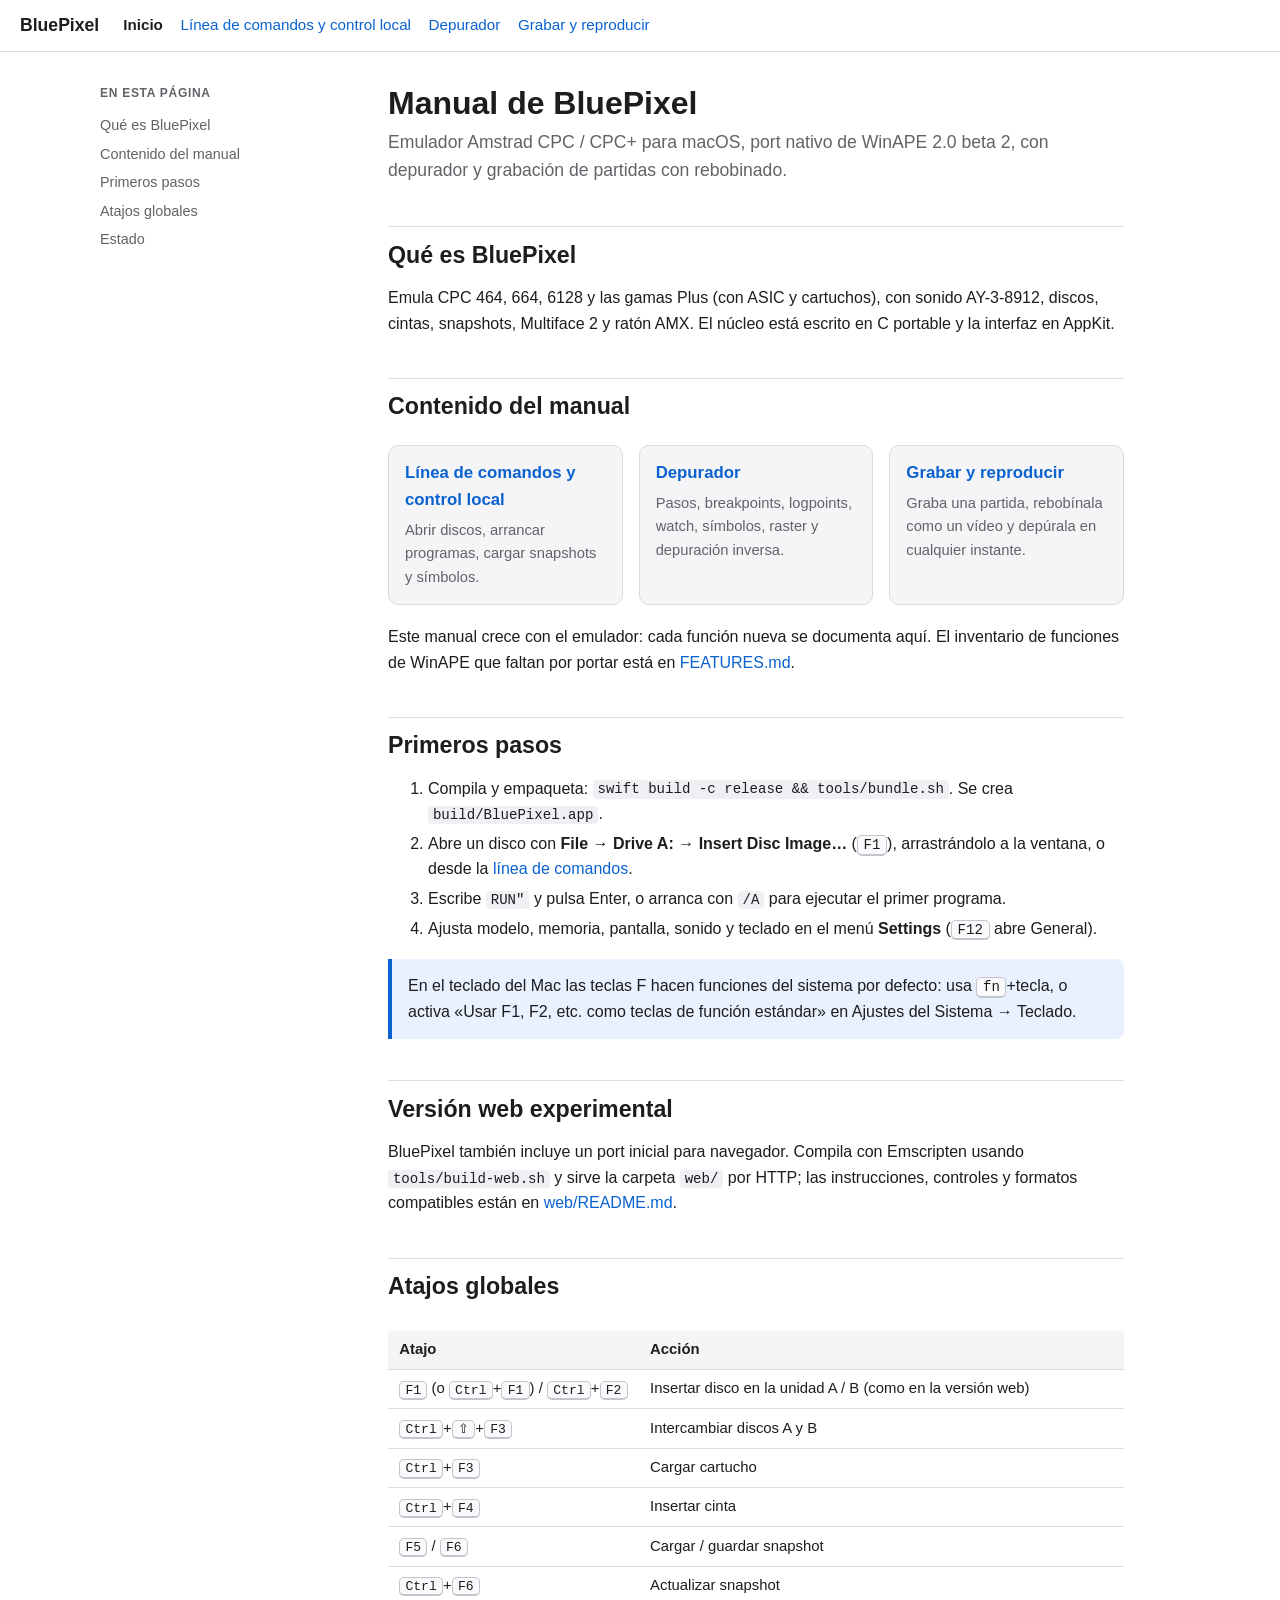
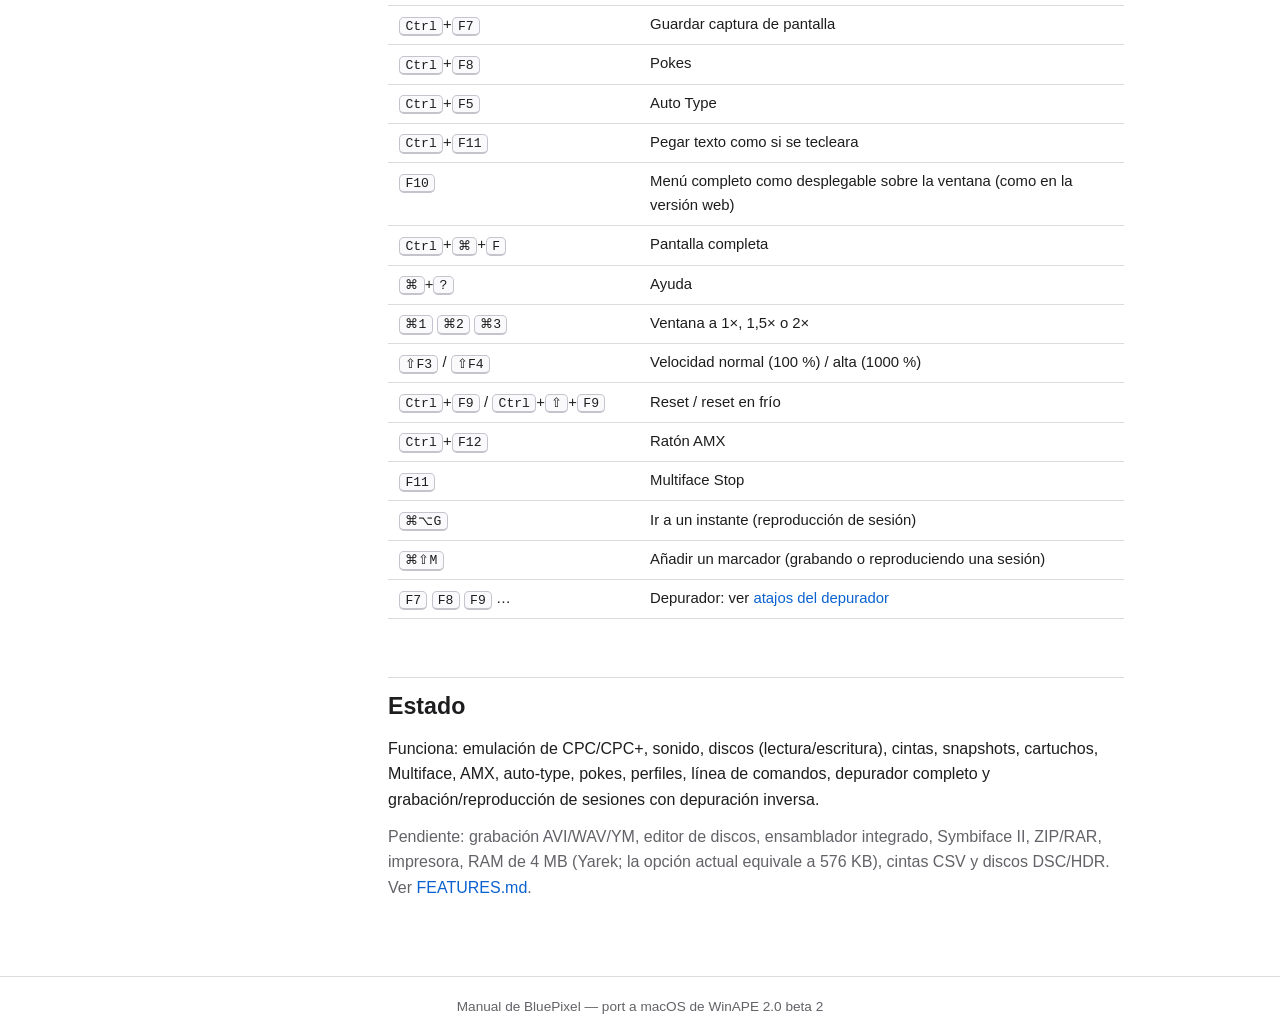
<file: docs/index.html>
<!doctype html>
<html lang="es">
<head>
<meta charset="utf-8">
<meta name="viewport" content="width=device-width, initial-scale=1">
<title>Manual de BluePixel</title>
<link rel="stylesheet" href="style.css">
</head>
<body>
<header class="top">
  <a class="brand" href="index.html">BluePixel</a>
  <nav>
    <a href="index.html" aria-current="page">Inicio</a>
    <a href="command-line.html">Línea de comandos y control local</a>
    <a href="debugger.html">Depurador</a>
    <a href="sessions.html">Grabar y reproducir</a>
  </nav>
</header>

<div class="layout">
<aside class="toc">
  <h2>En esta página</h2>
  <ol>
    <li><a href="#what">Qué es BluePixel</a></li>
    <li><a href="#manual">Contenido del manual</a></li>
    <li><a href="#start">Primeros pasos</a></li>
    <li><a href="#shortcuts">Atajos globales</a></li>
    <li><a href="#status">Estado</a></li>
  </ol>
</aside>

<main>
<h1>Manual de BluePixel</h1>
<p class="lead">Emulador Amstrad CPC / CPC+ para macOS, port nativo de WinAPE 2.0 beta 2, con depurador y grabación de partidas con rebobinado.</p>

<h2 id="what">Qué es BluePixel</h2>
<p>Emula CPC 464, 664, 6128 y las gamas Plus (con ASIC y cartuchos), con sonido AY-3-8912, discos, cintas, snapshots, Multiface 2 y ratón AMX. El núcleo está escrito en C portable y la interfaz en AppKit.</p>

<h2 id="manual">Contenido del manual</h2>
<ul class="cards">
  <li><a href="command-line.html">Línea de comandos y control local</a><p>Abrir discos, arrancar programas, cargar snapshots y símbolos.</p></li>
  <li><a href="debugger.html">Depurador</a><p>Pasos, breakpoints, logpoints, watch, símbolos, raster y depuración inversa.</p></li>
  <li><a href="sessions.html">Grabar y reproducir</a><p>Graba una partida, rebobínala como un vídeo y depúrala en cualquier instante.</p></li>
</ul>
<p>Este manual crece con el emulador: cada función nueva se documenta aquí. El inventario de funciones de WinAPE que faltan por portar está en <a href="FEATURES.md">FEATURES.md</a>.</p>

<h2 id="start">Primeros pasos</h2>
<ol>
  <li>Compila y empaqueta: <code>swift build -c release &amp;&amp; tools/bundle.sh</code>. Se crea <code>build/BluePixel.app</code>.</li>
  <li>Abre un disco con <strong>File → Drive A: → Insert Disc Image…</strong> (<kbd>F1</kbd>), arrastrándolo a la ventana, o desde la <a href="command-line.html">línea de comandos</a>.</li>
  <li>Escribe <code>RUN"</code> y pulsa Enter, o arranca con <code>/A</code> para ejecutar el primer programa.</li>
  <li>Ajusta modelo, memoria, pantalla, sonido y teclado en el menú <strong>Settings</strong> (<kbd>F12</kbd> abre General).</li>
</ol>
<div class="note">
  <p>En el teclado del Mac las teclas F hacen funciones del sistema por defecto: usa <kbd>fn</kbd>+tecla, o activa «Usar F1, F2, etc. como teclas de función estándar» en Ajustes del Sistema → Teclado.</p>
</div>

<h2>Versión web experimental</h2>
<p>BluePixel también incluye un port inicial para navegador. Compila con Emscripten usando <code>tools/build-web.sh</code> y sirve la carpeta <code>web/</code> por HTTP; las instrucciones, controles y formatos compatibles están en <a href="../web/README.md">web/README.md</a>.</p>

<h2 id="shortcuts">Atajos globales</h2>
<div class="table-scroll">
<table>
  <tr><th>Atajo</th><th>Acción</th></tr>
  <tr><td><kbd>F1</kbd> (o <kbd>Ctrl</kbd>+<kbd>F1</kbd>) / <kbd>Ctrl</kbd>+<kbd>F2</kbd></td><td>Insertar disco en la unidad A / B (como en la versión web)</td></tr>
  <tr><td><kbd>Ctrl</kbd>+<kbd>⇧</kbd>+<kbd>F3</kbd></td><td>Intercambiar discos A y B</td></tr>
  <tr><td><kbd>Ctrl</kbd>+<kbd>F3</kbd></td><td>Cargar cartucho</td></tr>
  <tr><td><kbd>Ctrl</kbd>+<kbd>F4</kbd></td><td>Insertar cinta</td></tr>
  <tr><td><kbd>F5</kbd> / <kbd>F6</kbd></td><td>Cargar / guardar snapshot</td></tr>
  <tr><td><kbd>Ctrl</kbd>+<kbd>F6</kbd></td><td>Actualizar snapshot</td></tr>
  <tr><td><kbd>Ctrl</kbd>+<kbd>F7</kbd></td><td>Guardar captura de pantalla</td></tr>
  <tr><td><kbd>Ctrl</kbd>+<kbd>F8</kbd></td><td>Pokes</td></tr>
  <tr><td><kbd>Ctrl</kbd>+<kbd>F5</kbd></td><td>Auto Type</td></tr>
  <tr><td><kbd>Ctrl</kbd>+<kbd>F11</kbd></td><td>Pegar texto como si se tecleara</td></tr>
  <tr><td><kbd>F10</kbd></td><td>Menú completo como desplegable sobre la ventana (como en la versión web)</td></tr>
  <tr><td><kbd>Ctrl</kbd>+<kbd>⌘</kbd>+<kbd>F</kbd></td><td>Pantalla completa</td></tr>
  <tr><td><kbd>⌘</kbd>+<kbd>?</kbd></td><td>Ayuda</td></tr>
  <tr><td><kbd>⌘1</kbd> <kbd>⌘2</kbd> <kbd>⌘3</kbd></td><td>Ventana a 1×, 1,5× o 2×</td></tr>
  <tr><td><kbd>⇧F3</kbd> / <kbd>⇧F4</kbd></td><td>Velocidad normal (100 %) / alta (1000 %)</td></tr>
  <tr><td><kbd>Ctrl</kbd>+<kbd>F9</kbd> / <kbd>Ctrl</kbd>+<kbd>⇧</kbd>+<kbd>F9</kbd></td><td>Reset / reset en frío</td></tr>
  <tr><td><kbd>Ctrl</kbd>+<kbd>F12</kbd></td><td>Ratón AMX</td></tr>
  <tr><td><kbd>F11</kbd></td><td>Multiface Stop</td></tr>
  <tr><td><kbd>⌘⌥G</kbd></td><td>Ir a un instante (reproducción de sesión)</td></tr>
  <tr><td><kbd>⌘⇧M</kbd></td><td>Añadir un marcador (grabando o reproduciendo una sesión)</td></tr>
  <tr><td><kbd>F7</kbd> <kbd>F8</kbd> <kbd>F9</kbd> …</td><td>Depurador: ver <a href="debugger.html#shortcuts">atajos del depurador</a></td></tr>
</table>
</div>

<h2 id="status">Estado</h2>
<p>Funciona: emulación de CPC/CPC+, sonido, discos (lectura/escritura), cintas, snapshots, cartuchos, Multiface, AMX, auto-type, pokes, perfiles, línea de comandos, depurador completo y grabación/reproducción de sesiones con depuración inversa.</p>
<p class="status-todo">Pendiente: grabación AVI/WAV/YM, editor de discos, ensamblador integrado, Symbiface II, ZIP/RAR, impresora, RAM de 4 MB (Yarek; la opción actual equivale a 576 KB), cintas CSV y discos DSC/HDR. Ver <a href="FEATURES.md">FEATURES.md</a>.</p>
</main>
</div>

<footer>Manual de BluePixel — port a macOS de WinAPE 2.0 beta 2</footer>
</body>
</html>
</file>
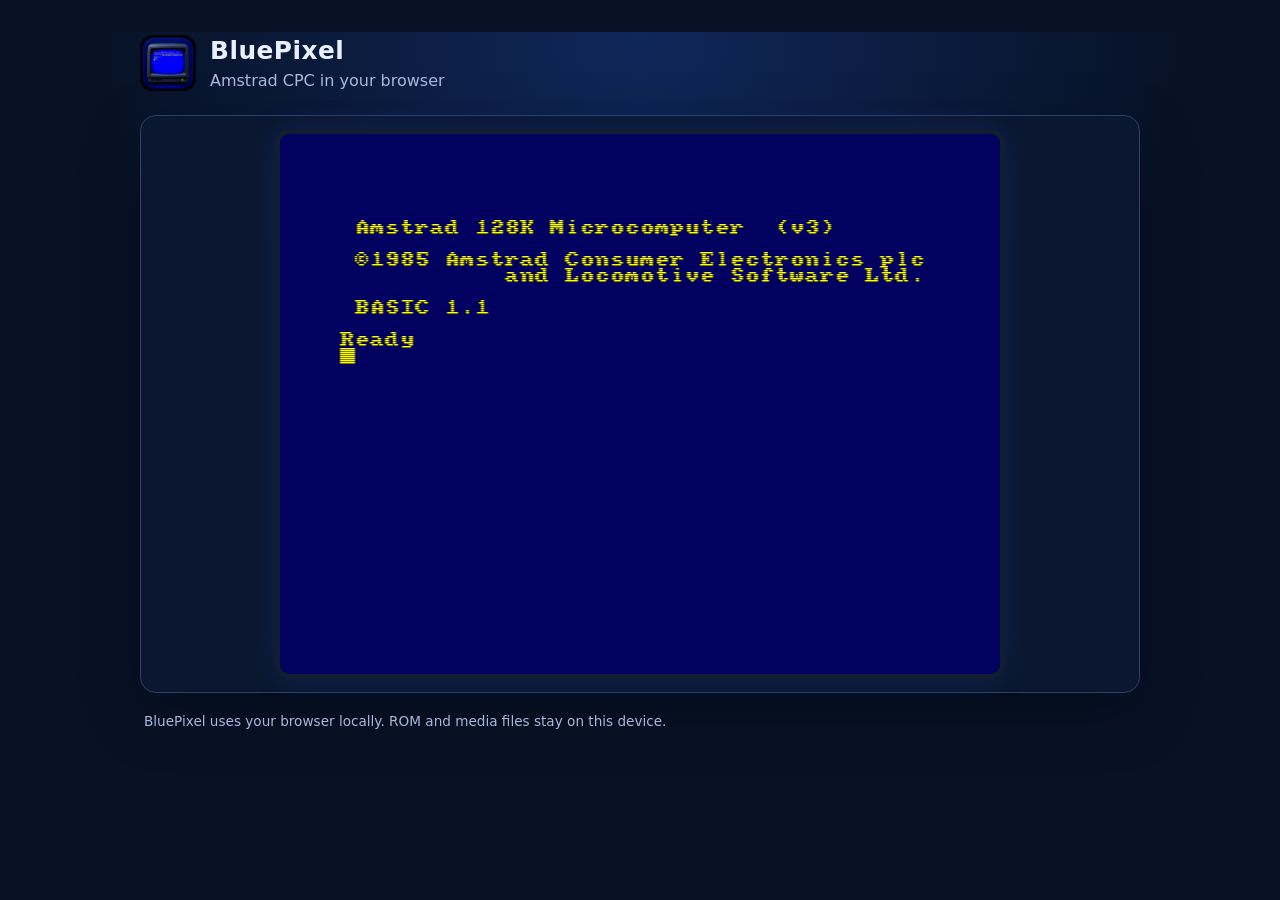
<file: web/index.html>
<!doctype html>
<html lang="en">
<head>
  <meta charset="utf-8">
  <meta name="viewport" content="width=device-width, initial-scale=1">
  <meta name="theme-color" content="#071226">
  <title>BluePixel CPC</title>
  <link rel="icon" type="image/png" href="icon.png">
  <link rel="stylesheet" href="style.css">
  <script>
    // ?embed=1: only the screen, filling the page (for an iframe). Set before the first paint.
    if (new URLSearchParams(location.search).get("embed") === "1") document.documentElement.classList.add("embed");
  </script>
</head>
<body>
  <main class="shell">
    <header>
      <img src="icon.png" alt="" width="56" height="56">
      <div><h1>BluePixel</h1><p>Amstrad CPC in your browser</p></div>
    </header>

    <section class="machine">
      <div class="screen-wrap">
        <canvas id="screen" width="768" height="540" tabindex="0" aria-label="Amstrad CPC screen"></canvas>
        <div class="touch-controls" id="touch-controls" aria-label="Touch joystick">
          <div class="touch-dpad" aria-label="Joystick directions">
            <button type="button" data-joy="0" aria-label="Up">▲</button>
            <button type="button" data-joy="2" aria-label="Left">◀</button>
            <span></span>
            <button type="button" data-joy="3" aria-label="Right">▶</button>
            <button type="button" data-joy="1" aria-label="Down">▼</button>
          </div>
          <div class="touch-fire" aria-label="Fire buttons">
            <button type="button" data-joy="4" aria-label="Fire 1">1</button>
            <button type="button" data-joy="5" aria-label="Fire 2">2</button>
          </div>
        </div>
        <div class="screen-hint" id="screen-hint">Starting CPC 6128…</div>
        <div class="menu-tip" id="menu-tip" hidden>F1 loads a disc in Drive A · F10 opens menu · F7 opens debugger</div>
      </div>
    </section>

    <div class="app-actions" aria-hidden="true">
      <div class="controls">
        <button id="run" class="primary" disabled>Start</button>
        <button id="reset" disabled>Reset</button>
        <button id="sound" disabled>Enable sound</button>
        <button id="save-disc-a" disabled>Download disk A</button>
        <button id="save-disc-b" disabled>Download disk B</button>
        <button id="save-snapshot" disabled>Save snapshot</button>
        <span id="status" role="status">Preparing the emulator…</span>
      </div>
      <section class="files">
      <h2>ROMs</h2>
      <p>ROMs load automatically. Use each menu to change a ROM while the emulator is running.</p>
      <div class="file-grid">
        <label>Operating system<select id="os-rom">
          <option value="OS6128.ROM" selected>6128 — OS6128.ROM</option>
          <option value="OS664.ROM">664 — OS664.ROM</option>
          <option value="OS464.ROM">464 — OS464.ROM</option>
        </select></label>
        <label>BASIC<select id="basic-rom">
          <option value="BASIC1-1.ROM" selected>6128 — BASIC1-1.ROM</option>
          <option value="BASIC664.ROM">664 — BASIC664.ROM</option>
          <option value="BASIC1-0.ROM">464 — BASIC1-0.ROM</option>
        </select></label>
        <label>Disk ROM<select id="amsdos-rom">
          <option value="AMSDOS.ROM" selected>AMSDOS — AMSDOS.ROM</option>
          <option value="CPCDOS.ROM">CPCDOS — CPCDOS.ROM</option>
          <option value="PARADOS.ROM">ParaDOS — PARADOS.ROM</option>
          <option value="ParaDOS 1-2.ROM">ParaDOS 1.2</option>
          <option value="ParaDOS 1-2+.ROM">ParaDOS 1.2+</option>
          <option value="">None</option>
        </select></label>
      </div>
      <h2>Media</h2>
      <div class="file-grid">
        <label>Drive A disk image <input id="disk-a" type="file" accept=".dsk"></label>
        <label>Drive B disk image <input id="disk-b" type="file" accept=".dsk"></label>
        <label>Snapshot <input id="snapshot" type="file" accept=".sna"></label>
        <label>Cassette tape <input id="tape" type="file" accept=".cdt,.tzx,.voc,.wav"></label>
      </div>
      <label class="type-line">Type on the CPC <span><input id="type-text" type="text" placeholder='e.g. RUN"DISC"'><button id="type" disabled>Send</button></span></label>
      </section>
    </div>

    <footer>BluePixel uses your browser locally. ROM and media files stay on this device.</footer>
  </main>
  <script type="module" src="app.js"></script>
</body>
</html>
</file>
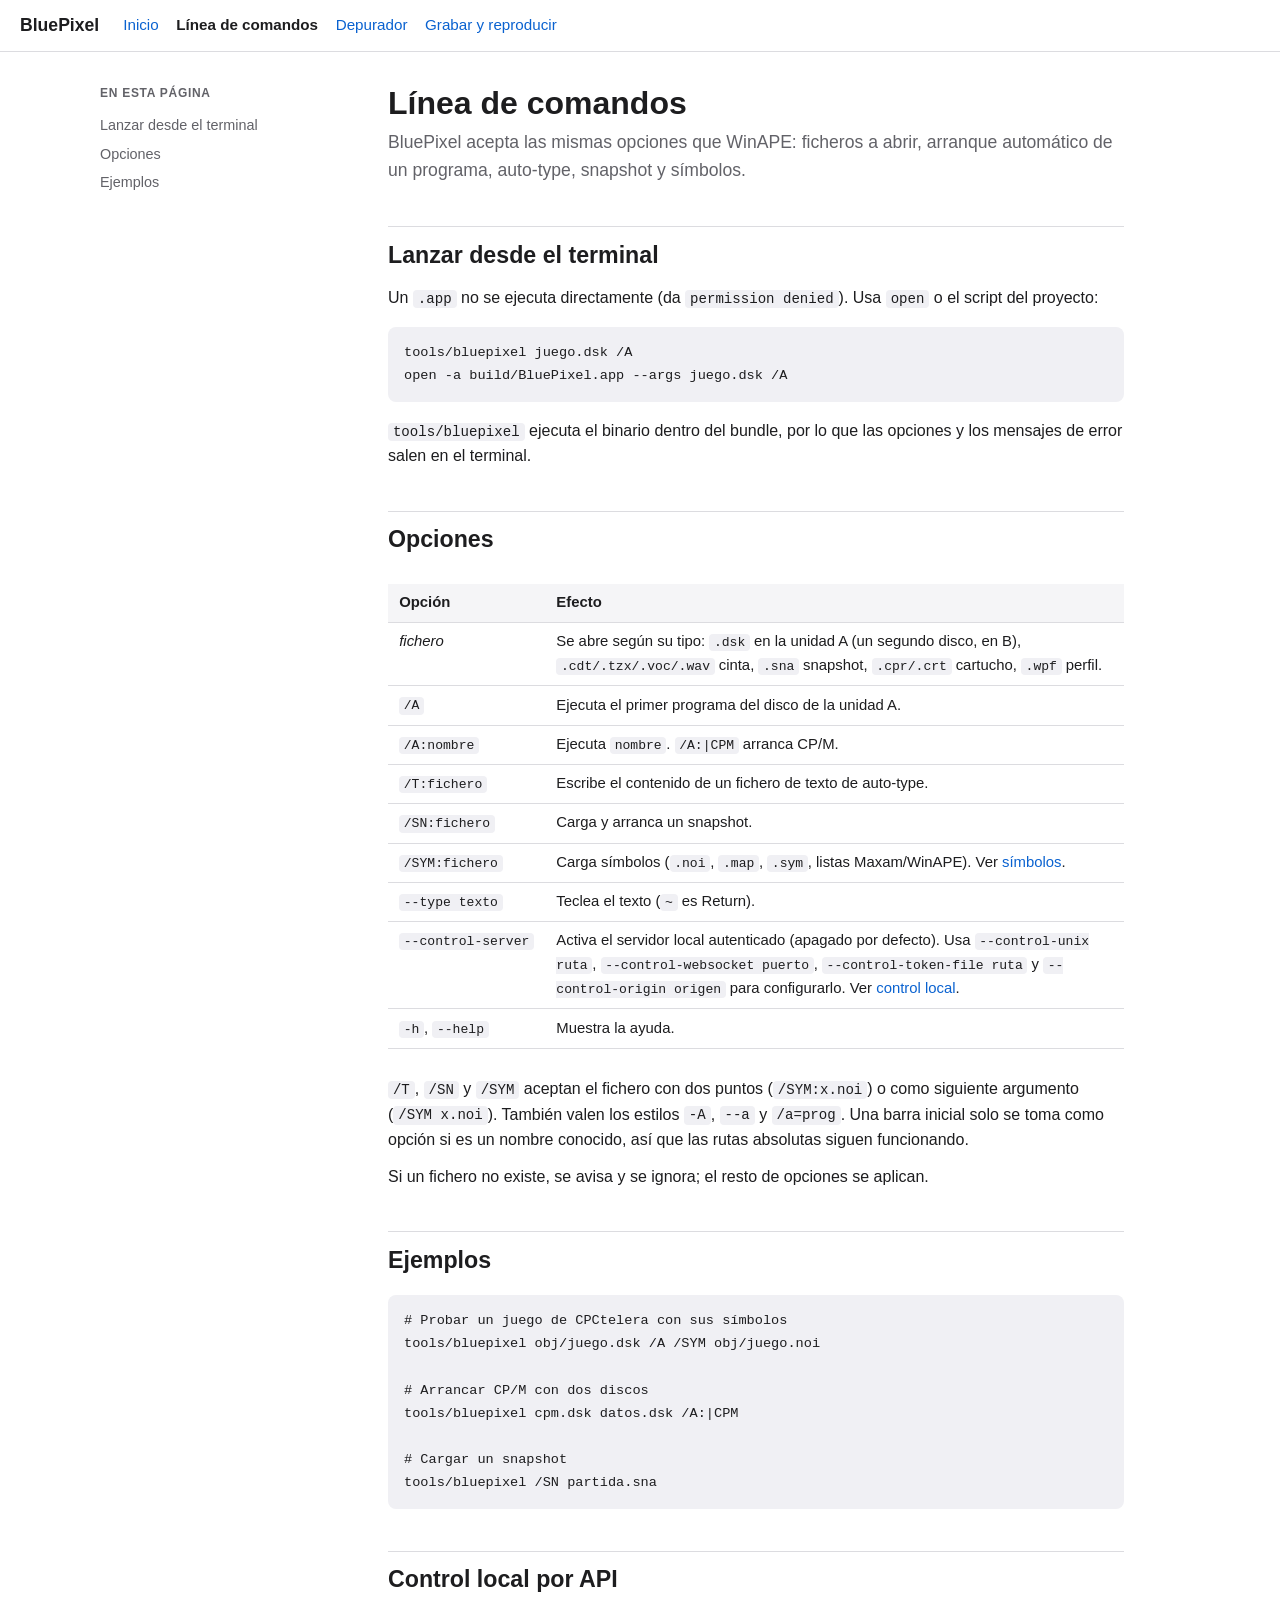
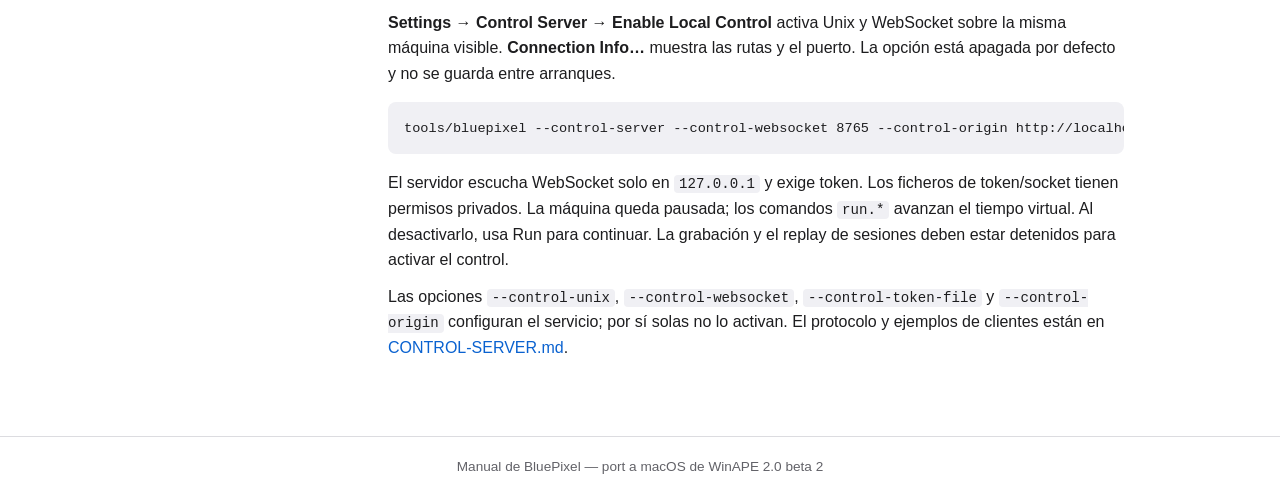
<file: docs/command-line.html>
<!doctype html>
<html lang="es">
<head>
<meta charset="utf-8">
<meta name="viewport" content="width=device-width, initial-scale=1">
<title>Línea de comandos — Manual de BluePixel</title>
<link rel="stylesheet" href="style.css">
</head>
<body>
<header class="top">
  <a class="brand" href="index.html">BluePixel</a>
  <nav>
    <a href="index.html">Inicio</a>
    <a href="command-line.html" aria-current="page">Línea de comandos</a>
    <a href="debugger.html">Depurador</a>
    <a href="sessions.html">Grabar y reproducir</a>
  </nav>
</header>

<div class="layout">
<aside class="toc">
  <h2>En esta página</h2>
  <ol>
    <li><a href="#launch">Lanzar desde el terminal</a></li>
    <li><a href="#options">Opciones</a></li>
    <li><a href="#examples">Ejemplos</a></li>
  </ol>
</aside>

<main>
<h1>Línea de comandos</h1>
<p class="lead">BluePixel acepta las mismas opciones que WinAPE: ficheros a abrir, arranque automático de un programa, auto-type, snapshot y símbolos.</p>

<h2 id="launch">Lanzar desde el terminal</h2>
<p>Un <code>.app</code> no se ejecuta directamente (da <code>permission denied</code>). Usa <code>open</code> o el script del proyecto:</p>
<pre><code>tools/bluepixel juego.dsk /A
open -a build/BluePixel.app --args juego.dsk /A</code></pre>
<p><code>tools/bluepixel</code> ejecuta el binario dentro del bundle, por lo que las opciones y los mensajes de error salen en el terminal.</p>

<h2 id="options">Opciones</h2>
<div class="table-scroll">
<table>
  <tr><th>Opción</th><th>Efecto</th></tr>
  <tr><td><em>fichero</em></td><td>Se abre según su tipo: <code>.dsk</code> en la unidad A (un segundo disco, en B), <code>.cdt/.tzx/.voc/.wav</code> cinta, <code>.sna</code> snapshot, <code>.cpr/.crt</code> cartucho, <code>.wpf</code> perfil.</td></tr>
  <tr><td><code>/A</code></td><td>Ejecuta el primer programa del disco de la unidad A.</td></tr>
  <tr><td><code>/A:nombre</code></td><td>Ejecuta <code>nombre</code>. <code>/A:|CPM</code> arranca CP/M.</td></tr>
  <tr><td><code>/T:fichero</code></td><td>Escribe el contenido de un fichero de texto de auto-type.</td></tr>
  <tr><td><code>/SN:fichero</code></td><td>Carga y arranca un snapshot.</td></tr>
  <tr><td><code>/SYM:fichero</code></td><td>Carga símbolos (<code>.noi</code>, <code>.map</code>, <code>.sym</code>, listas Maxam/WinAPE). Ver <a href="debugger.html#symbols">símbolos</a>.</td></tr>
  <tr><td><code>--type texto</code></td><td>Teclea el texto (<code>~</code> es Return).</td></tr>
  <tr><td><code>--control-server</code></td><td>Activa el servidor local autenticado (apagado por defecto). Usa <code>--control-unix ruta</code>, <code>--control-websocket puerto</code>, <code>--control-token-file ruta</code> y <code>--control-origin origen</code> para configurarlo. Ver <a href="#control">control local</a>.</td></tr>
  <tr><td><code>-h</code>, <code>--help</code></td><td>Muestra la ayuda.</td></tr>
</table>
</div>
<p><code>/T</code>, <code>/SN</code> y <code>/SYM</code> aceptan el fichero con dos puntos (<code>/SYM:x.noi</code>) o como siguiente argumento (<code>/SYM x.noi</code>). También valen los estilos <code>-A</code>, <code>--a</code> y <code>/a=prog</code>. Una barra inicial solo se toma como opción si es un nombre conocido, así que las rutas absolutas siguen funcionando.</p>
<p>Si un fichero no existe, se avisa y se ignora; el resto de opciones se aplican.</p>

<h2 id="examples">Ejemplos</h2>
<pre><code># Probar un juego de CPCtelera con sus símbolos
tools/bluepixel obj/juego.dsk /A /SYM obj/juego.noi

# Arrancar CP/M con dos discos
tools/bluepixel cpm.dsk datos.dsk /A:|CPM

# Cargar un snapshot
tools/bluepixel /SN partida.sna</code></pre>
<h2 id="control">Control local por API</h2>
<p><strong>Settings → Control Server → Enable Local Control</strong> activa Unix y WebSocket sobre la misma máquina visible. <strong>Connection Info…</strong> muestra las rutas y el puerto. La opción está apagada por defecto y no se guarda entre arranques.</p>
<pre><code>tools/bluepixel --control-server --control-websocket 8765 --control-origin http://localhost:8080</code></pre>
<p>El servidor escucha WebSocket solo en <code>127.0.0.1</code> y exige token. Los ficheros de token/socket tienen permisos privados. La máquina queda pausada; los comandos <code>run.*</code> avanzan el tiempo virtual. Al desactivarlo, usa Run para continuar. La grabación y el replay de sesiones deben estar detenidos para activar el control.</p>
<p>Las opciones <code>--control-unix</code>, <code>--control-websocket</code>, <code>--control-token-file</code> y <code>--control-origin</code> configuran el servicio; por sí solas no lo activan. El protocolo y ejemplos de clientes están en <a href="CONTROL-SERVER.md">CONTROL-SERVER.md</a>.</p>
</main>
</div>

<footer>Manual de BluePixel — port a macOS de WinAPE 2.0 beta 2</footer>
</body>
</html>
</file>
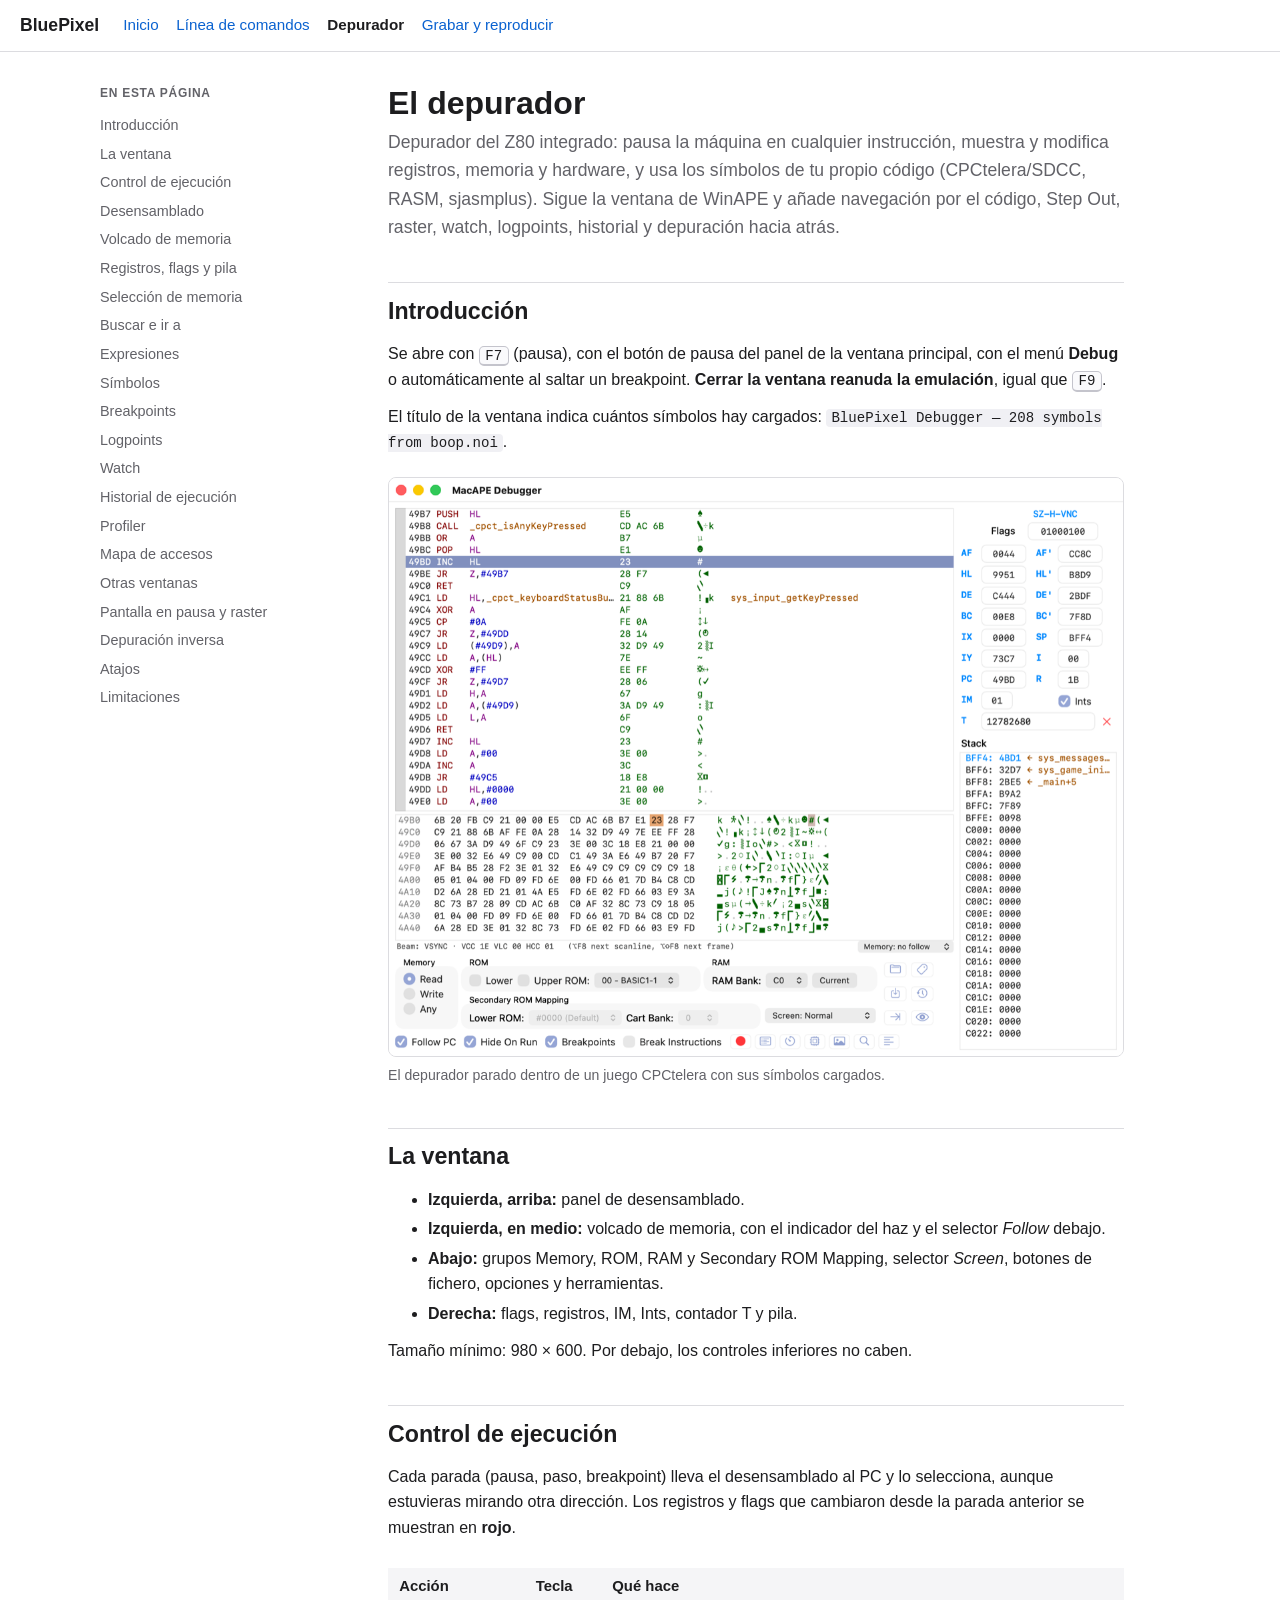
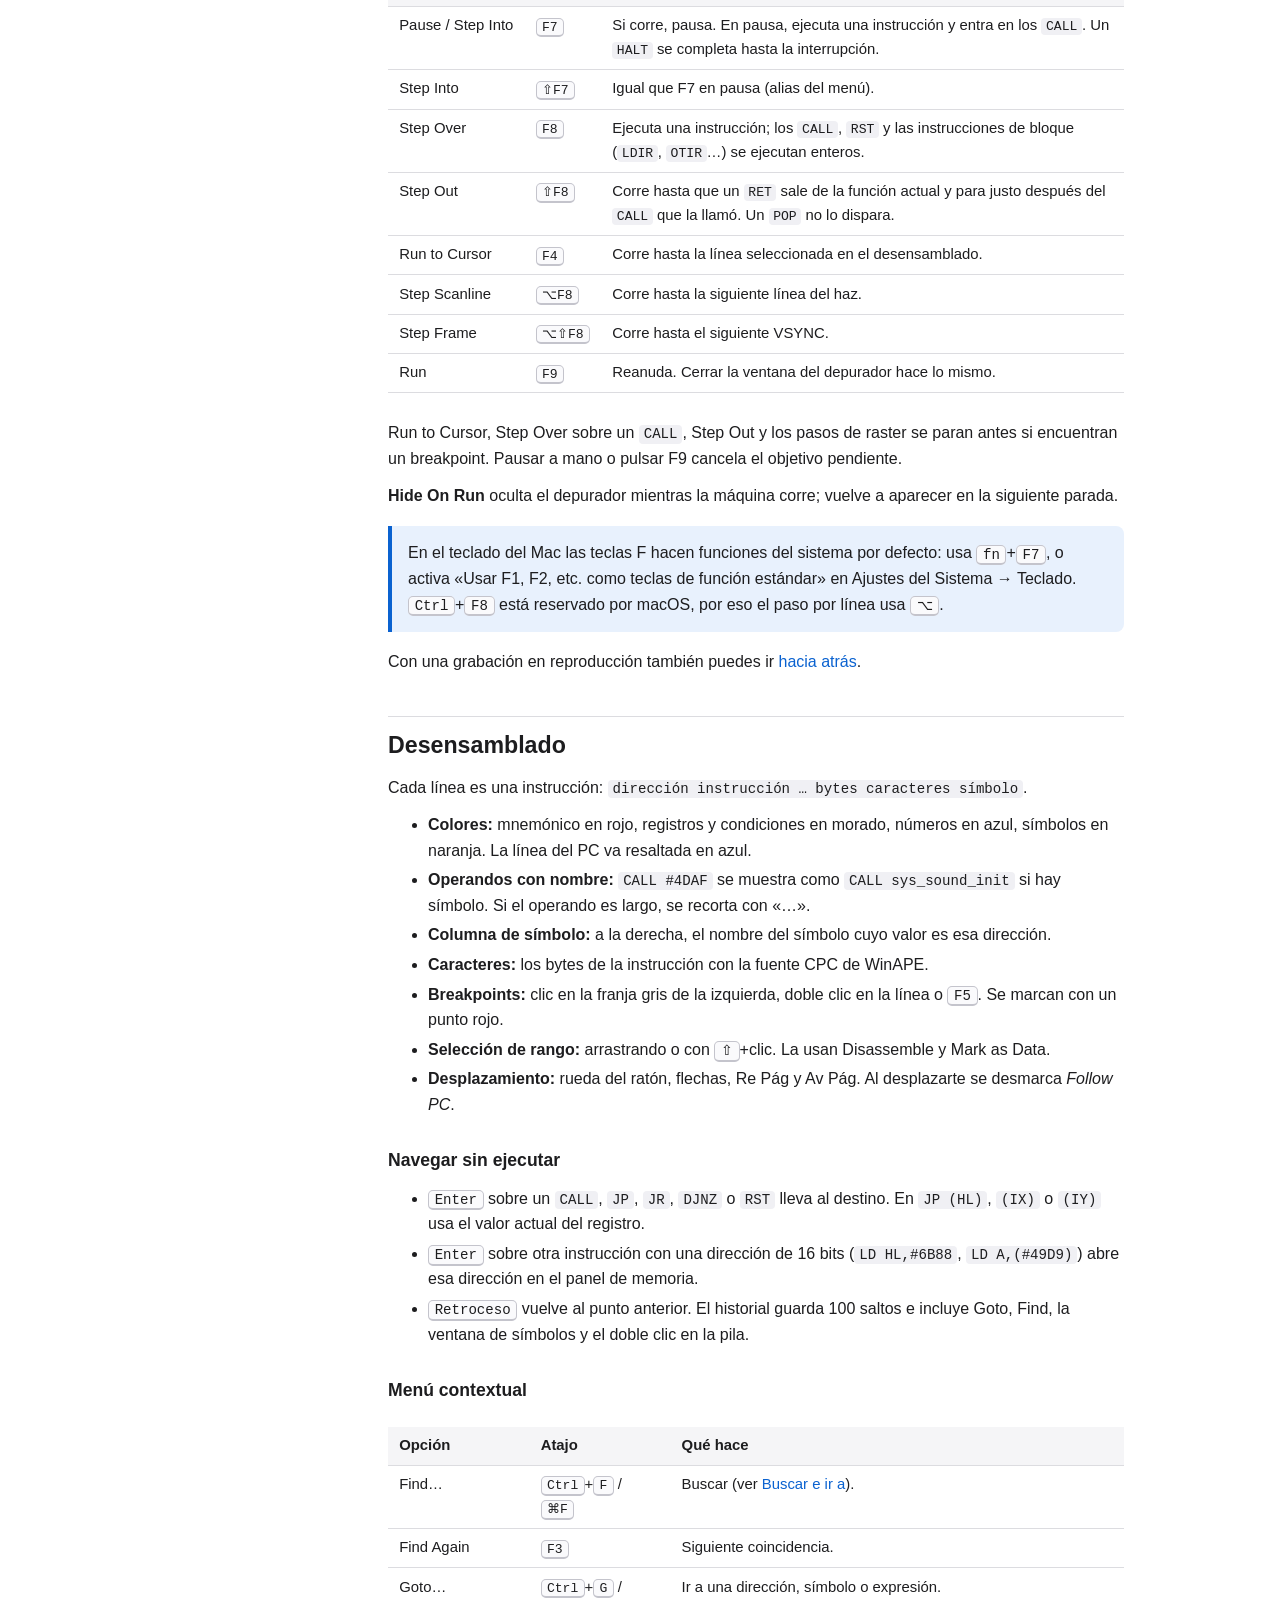
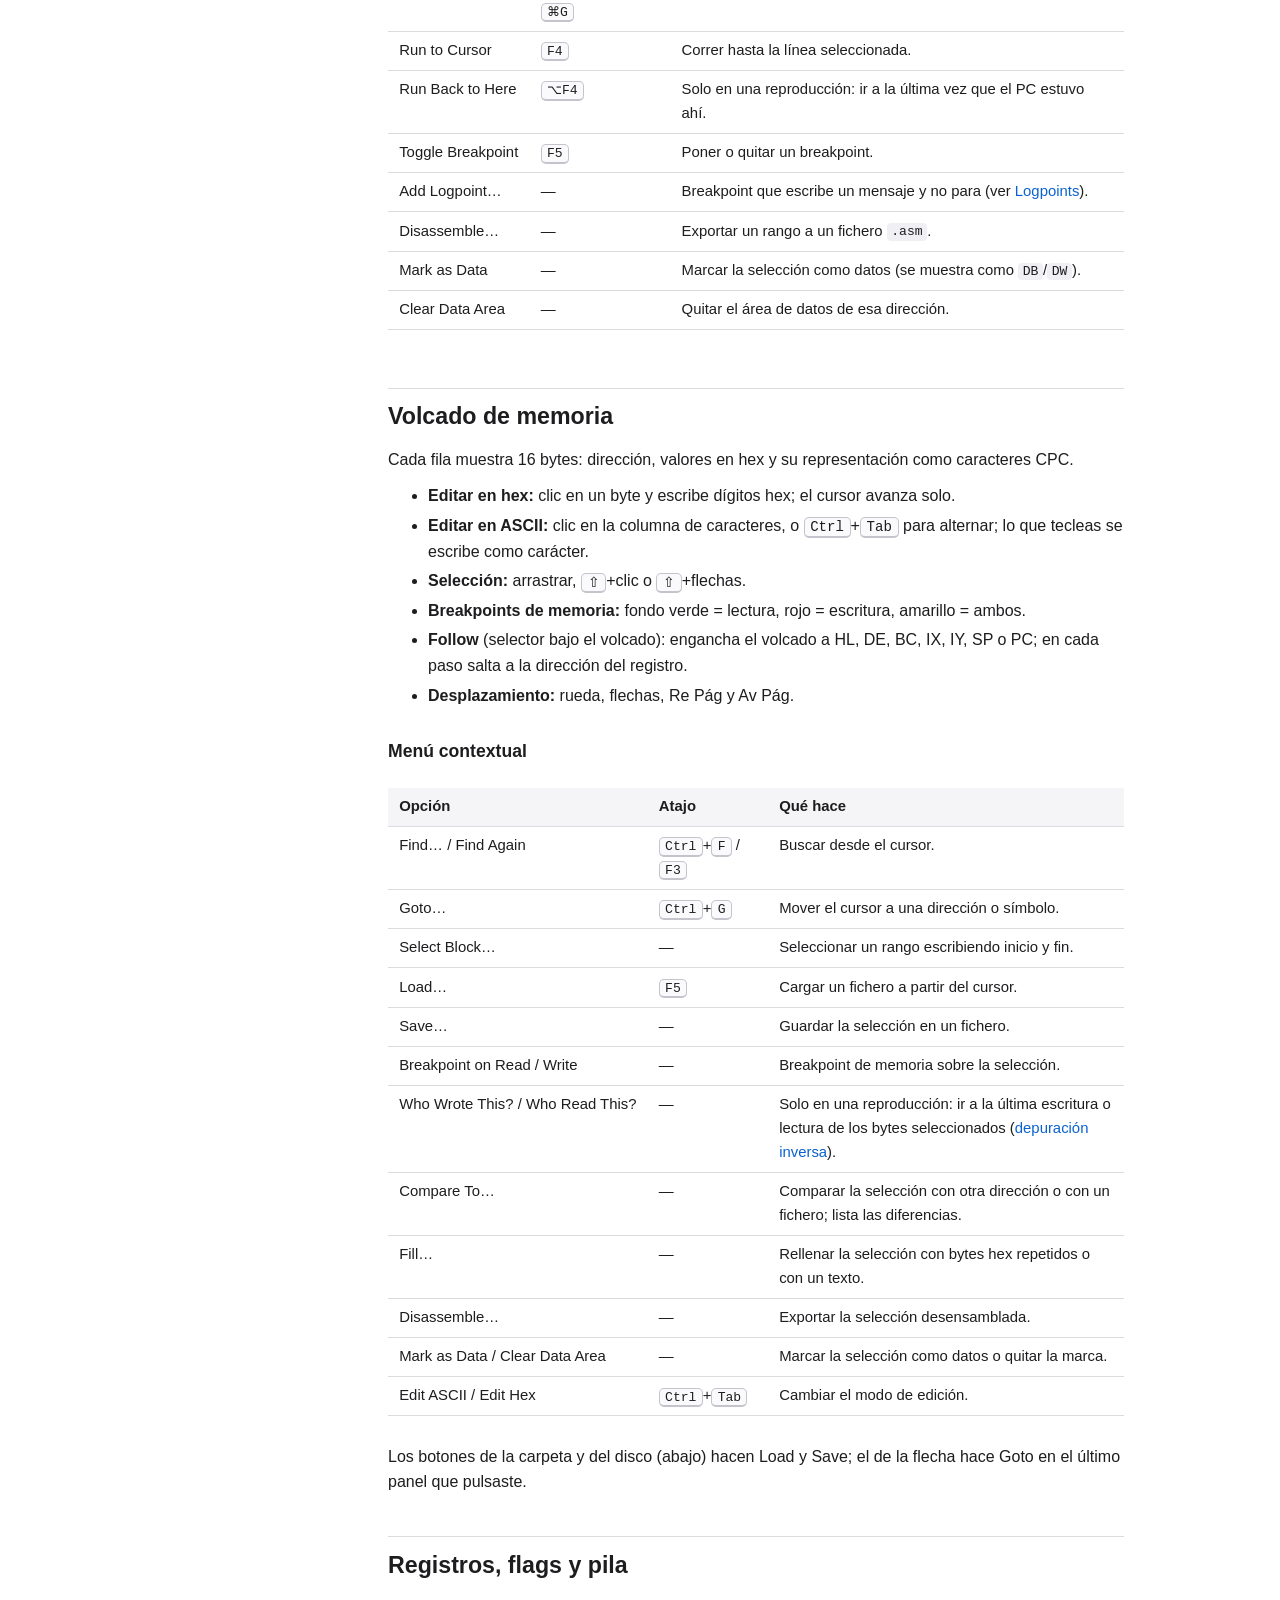
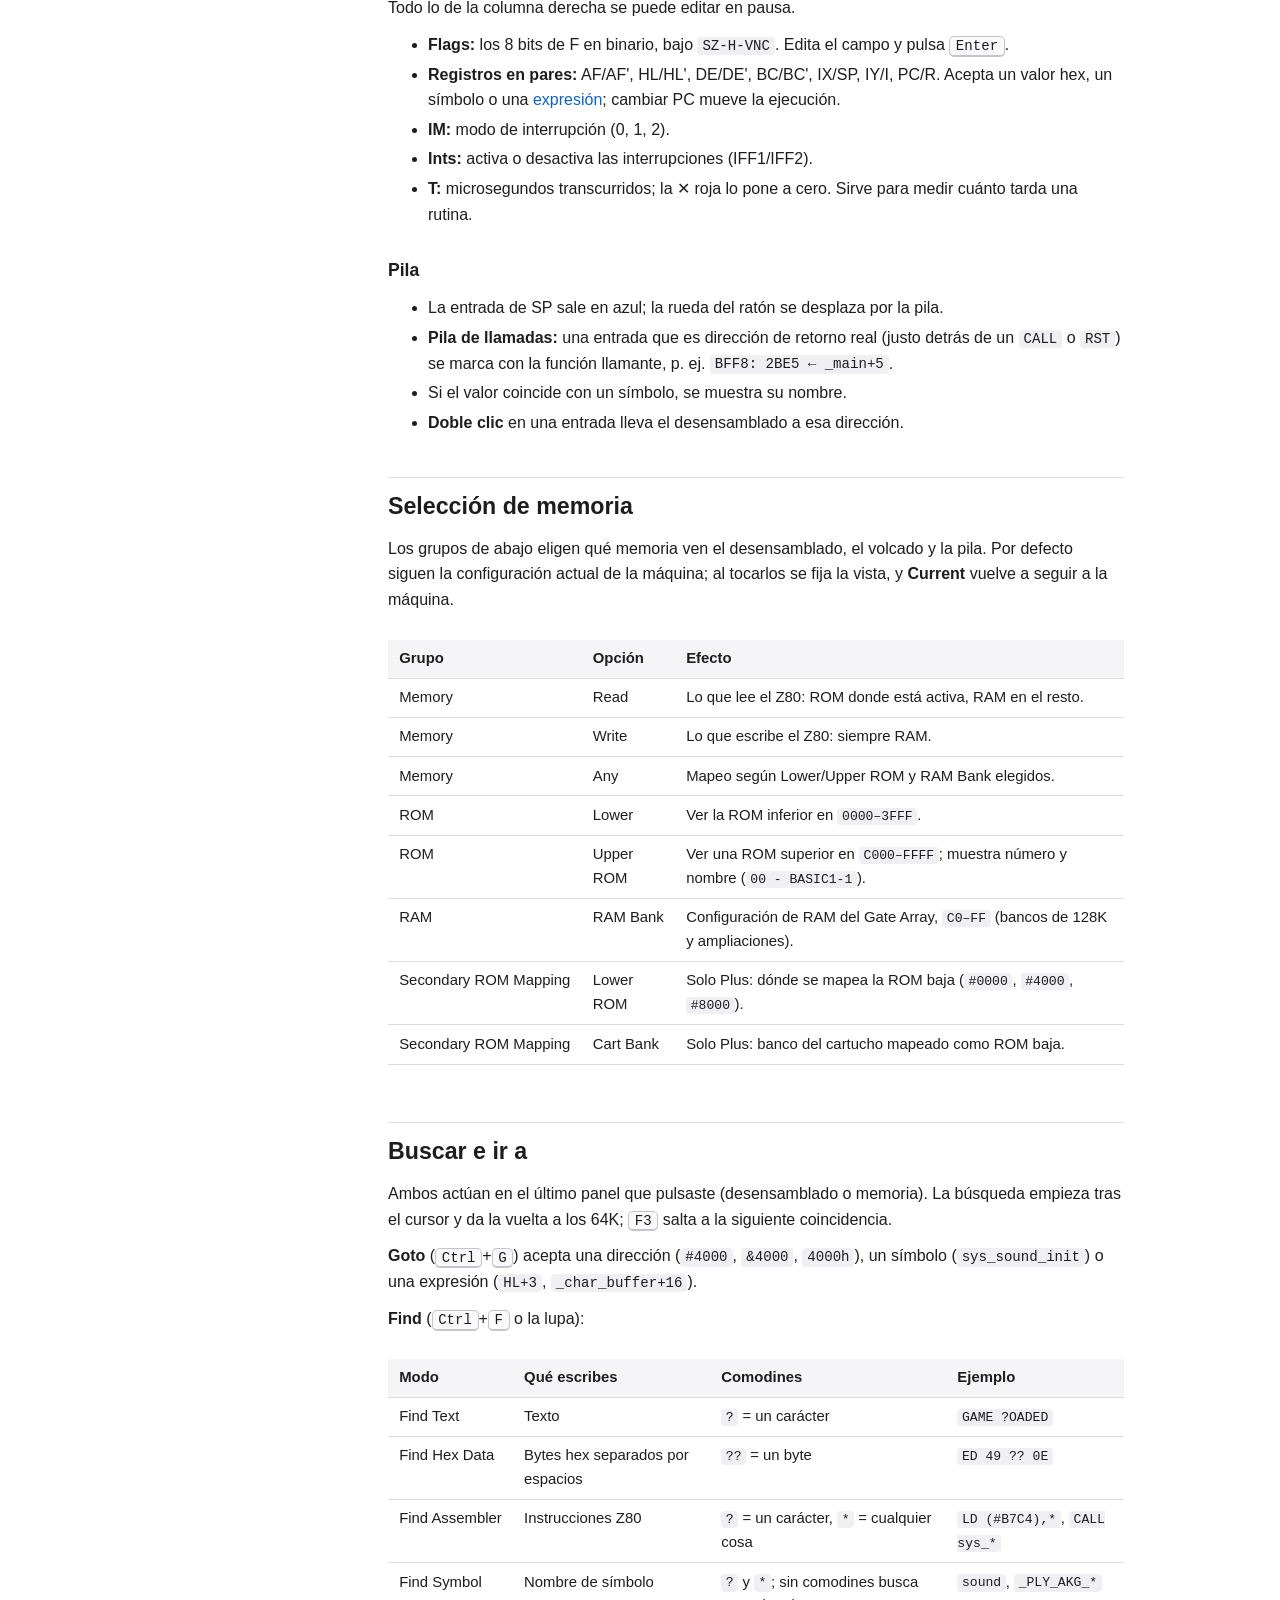
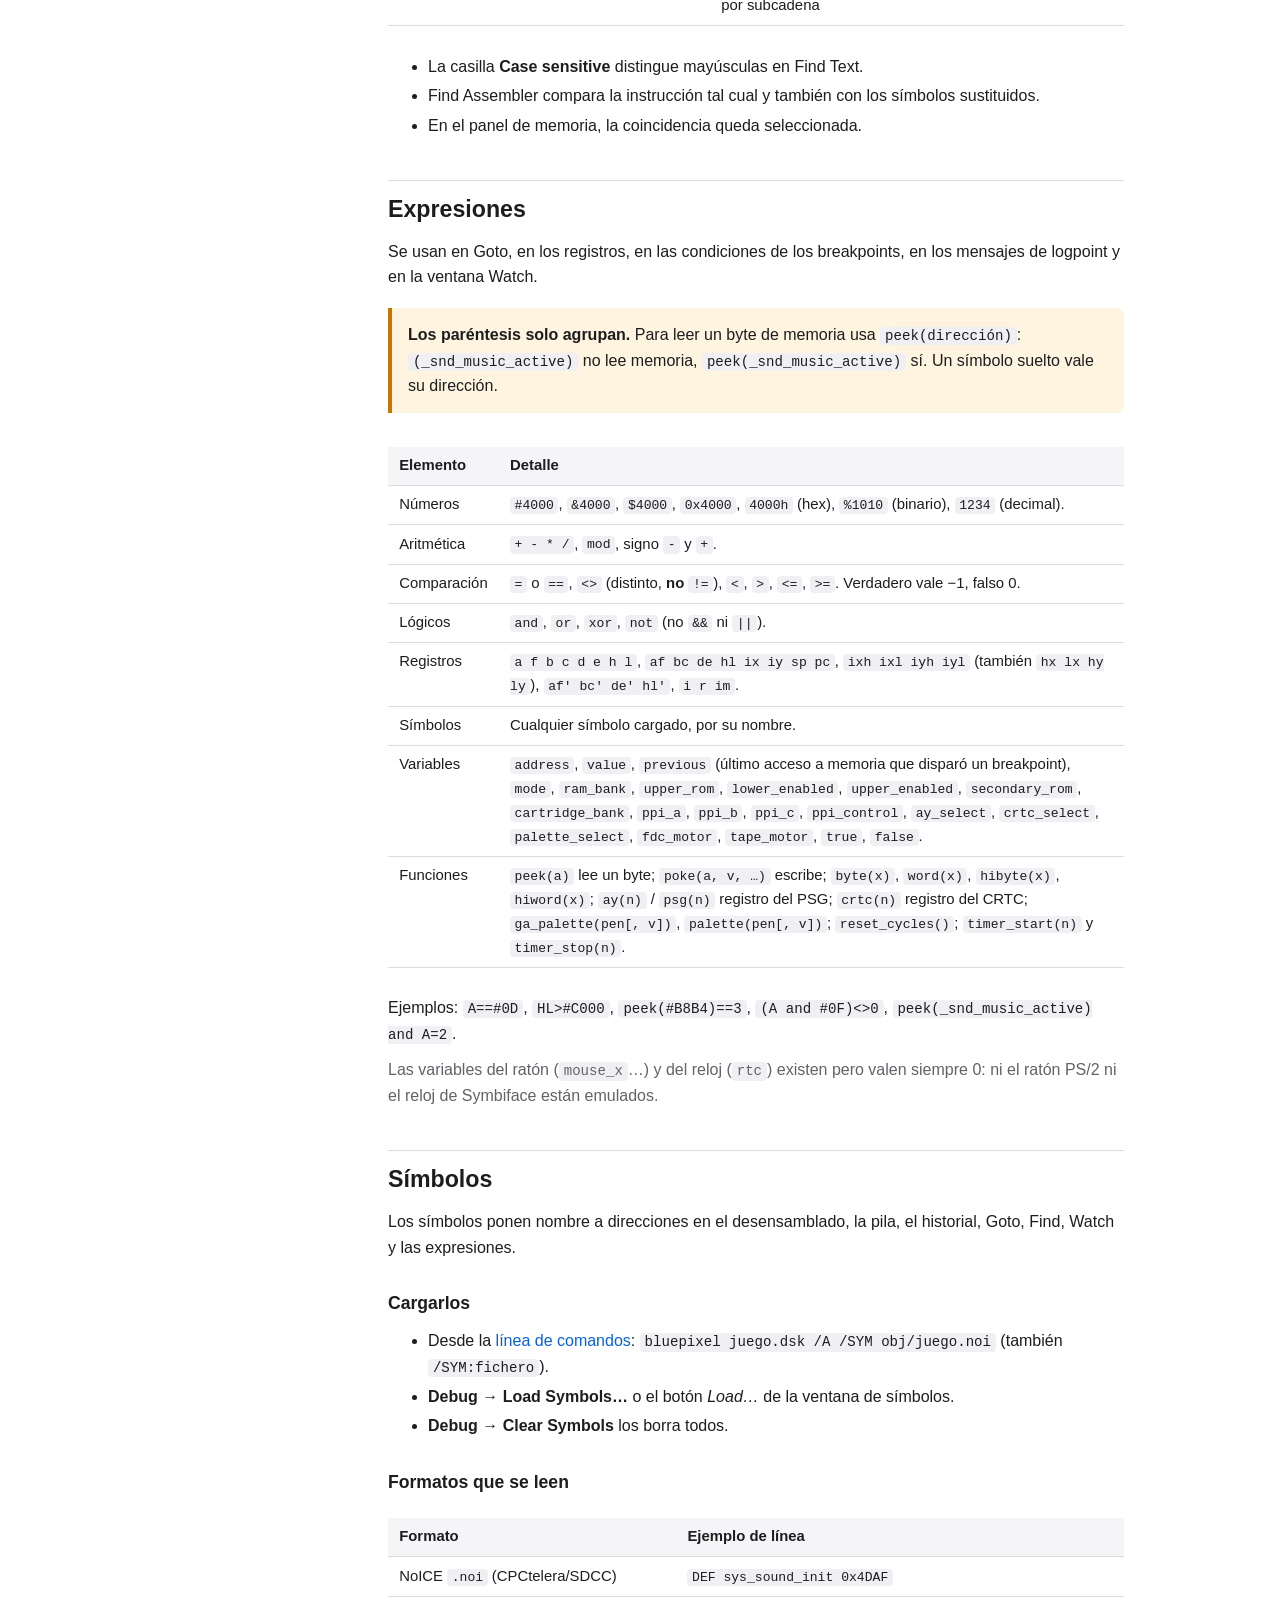
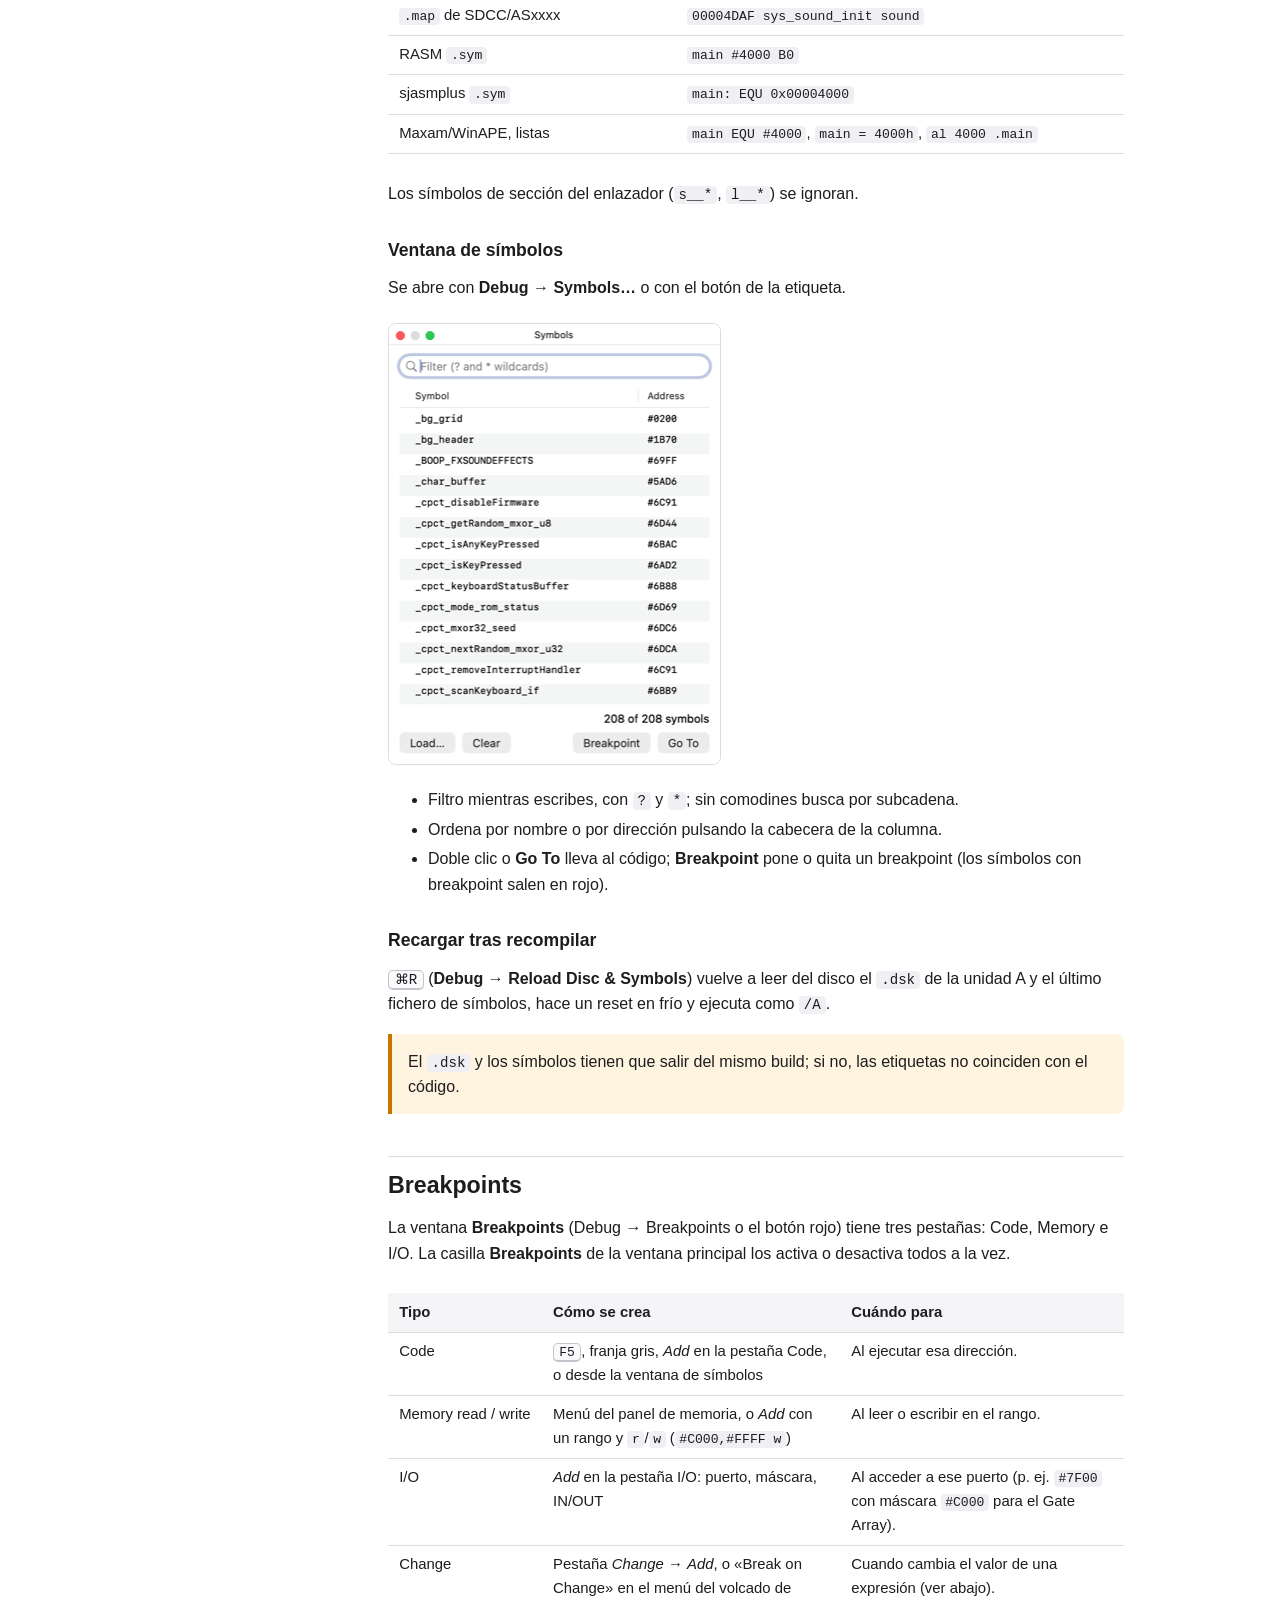
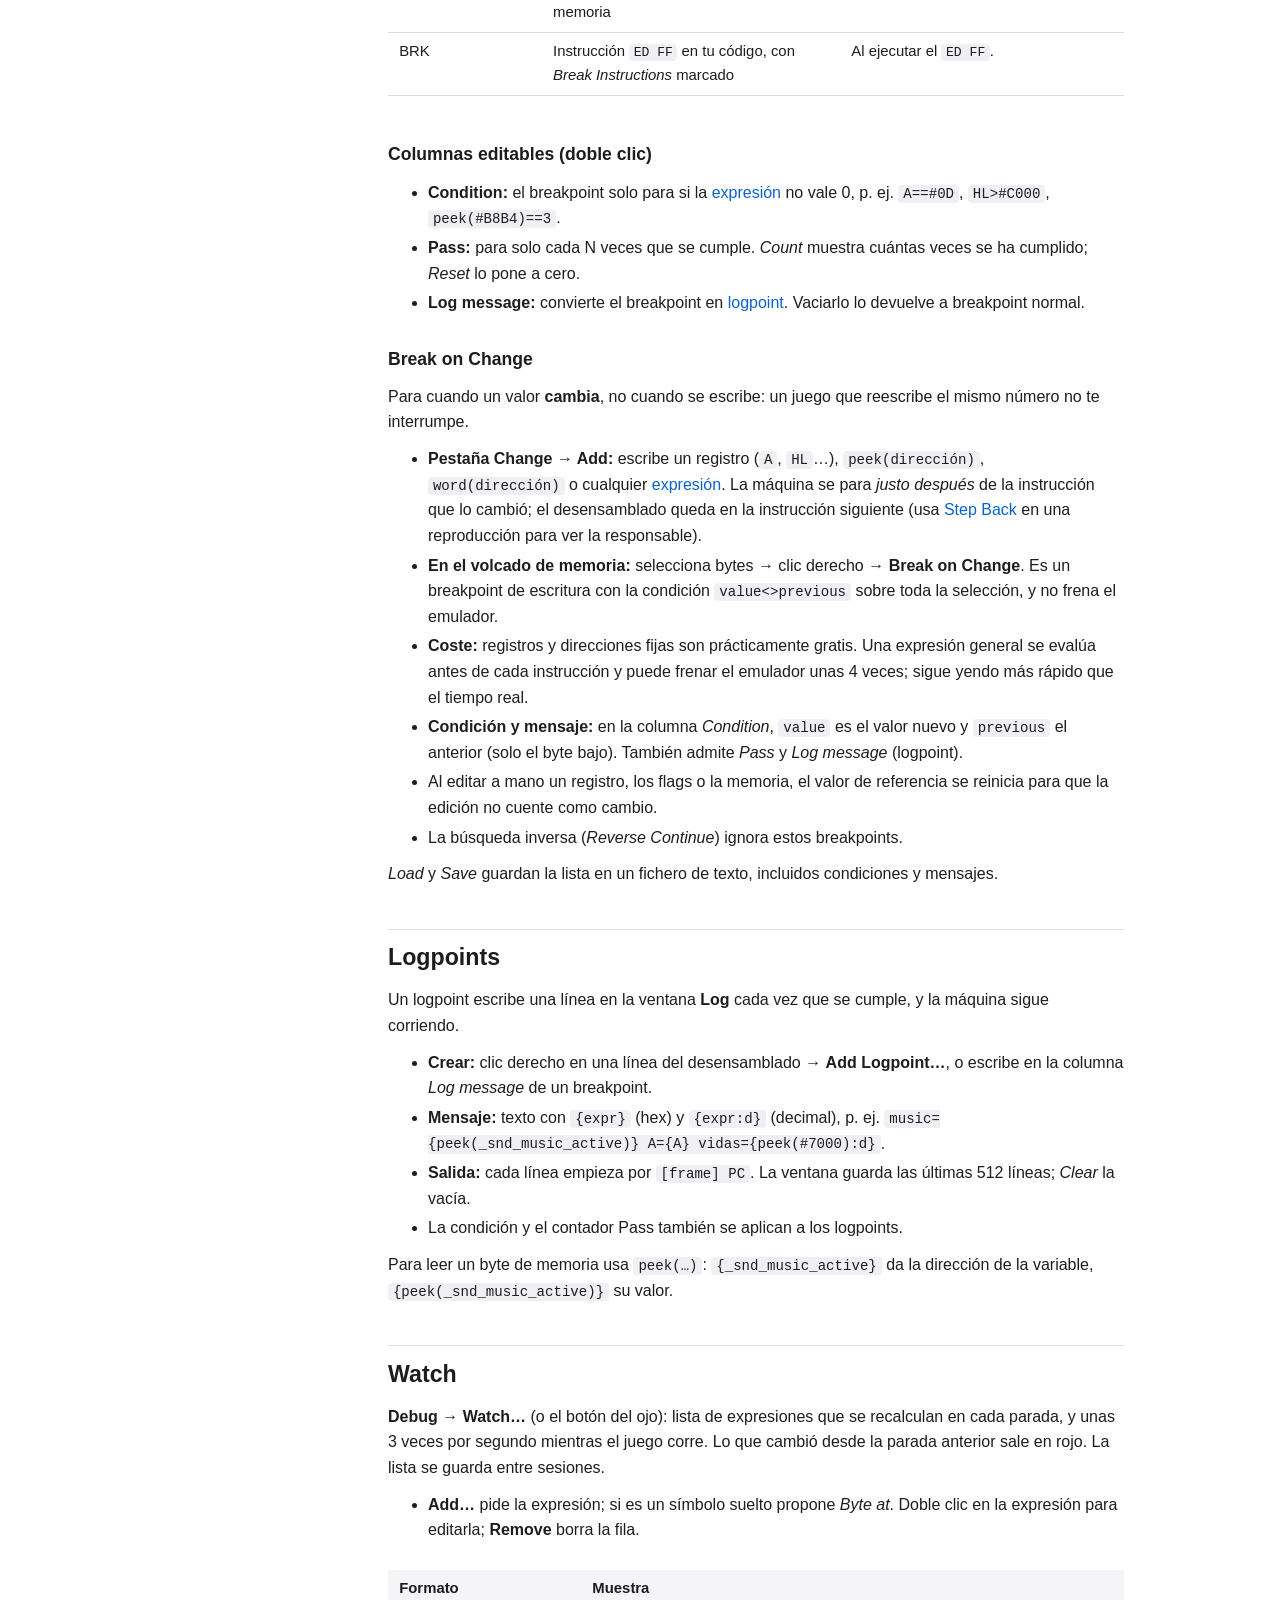
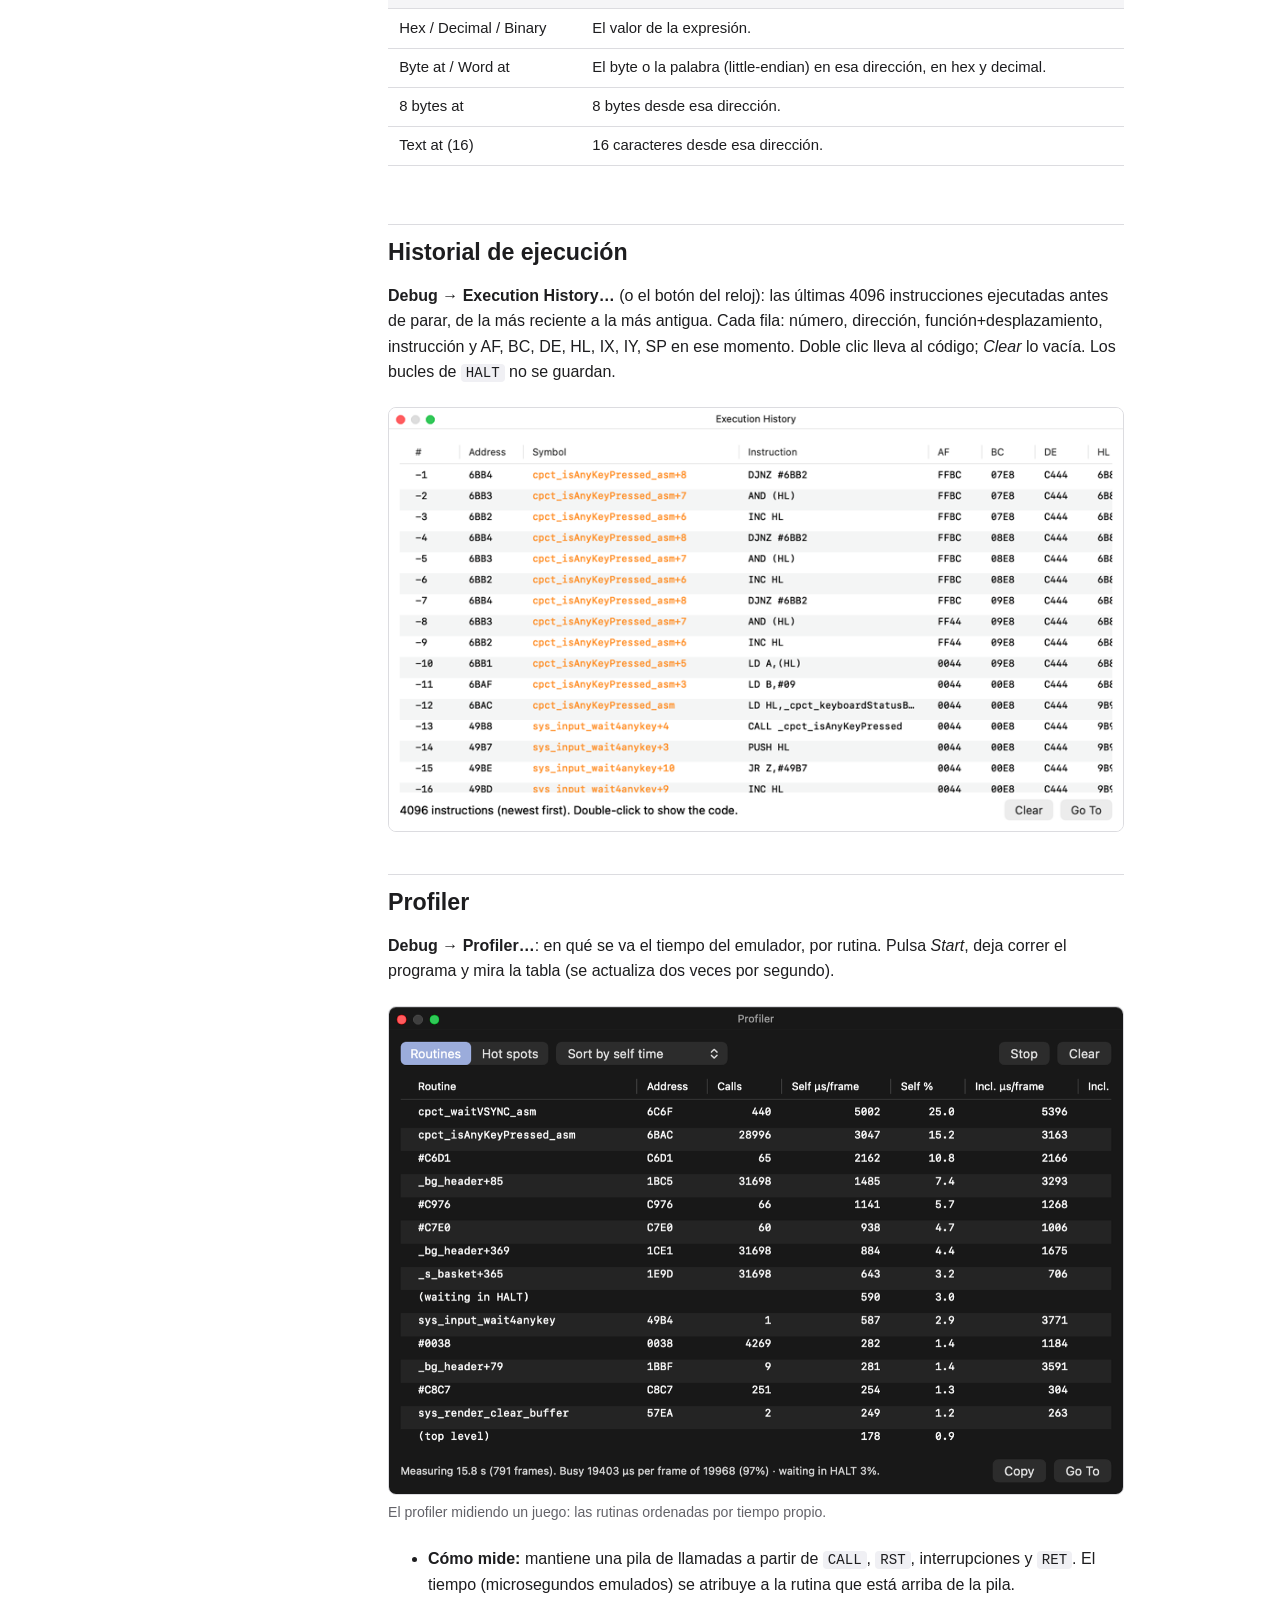
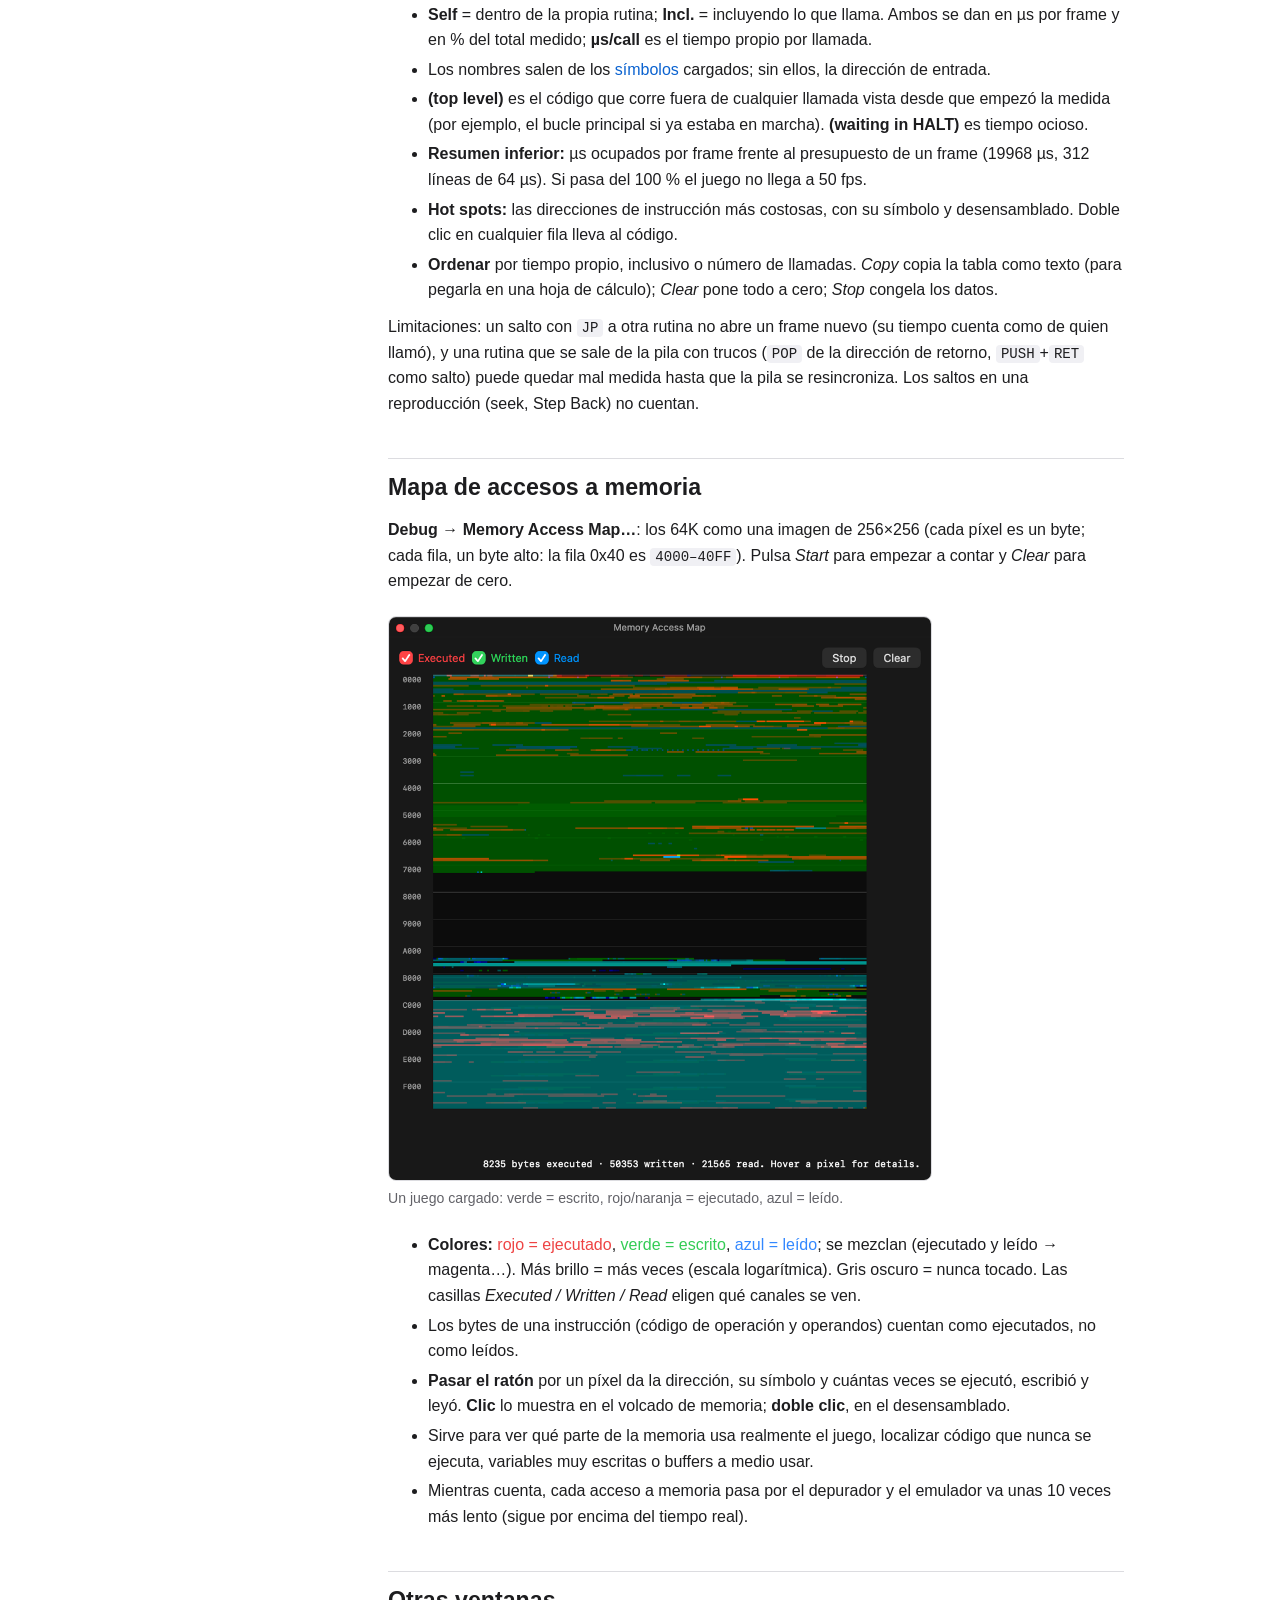
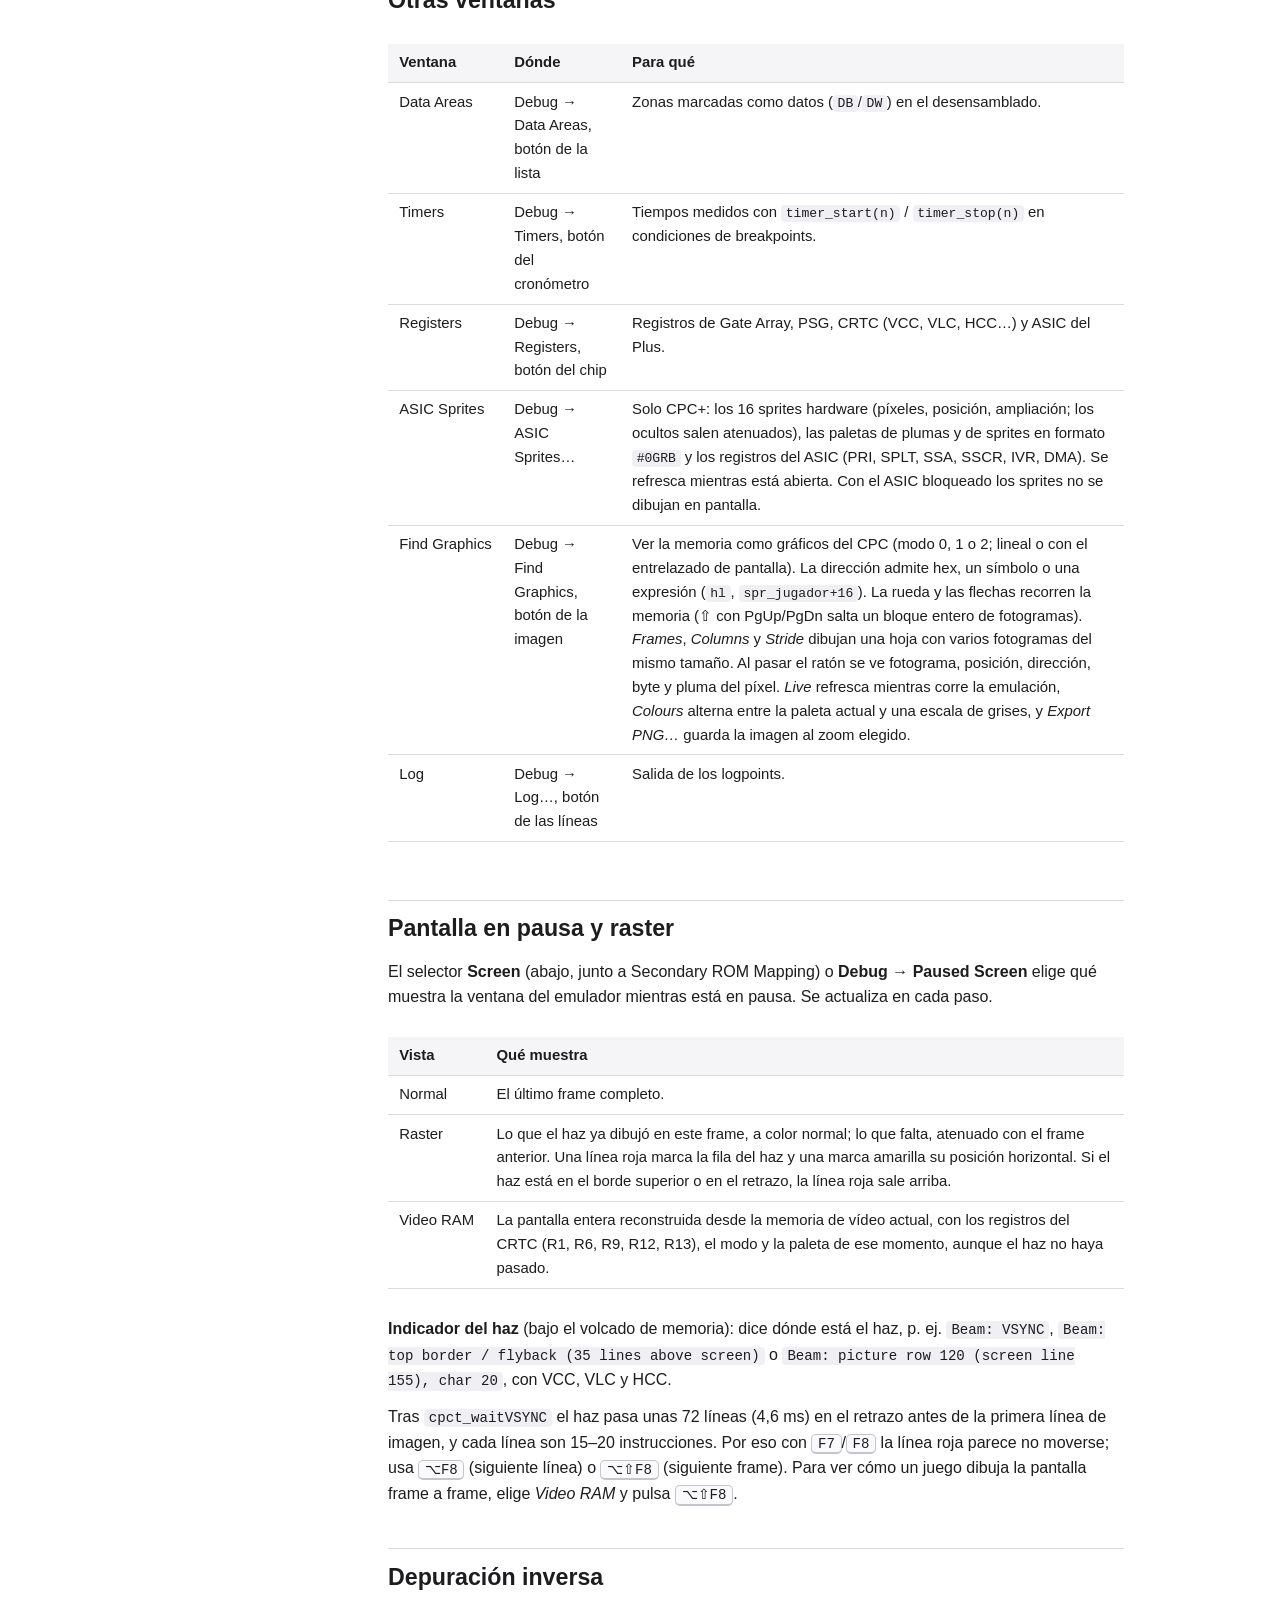
<file: docs/debugger.html>
<!doctype html>
<html lang="es">
<head>
<meta charset="utf-8">
<meta name="viewport" content="width=device-width, initial-scale=1">
<title>El depurador — Manual de BluePixel</title>
<link rel="stylesheet" href="style.css">
</head>
<body>
<header class="top">
  <a class="brand" href="index.html">BluePixel</a>
  <nav>
    <a href="index.html">Inicio</a>
    <a href="command-line.html">Línea de comandos</a>
    <a href="debugger.html" aria-current="page">Depurador</a>
    <a href="sessions.html">Grabar y reproducir</a>
  </nav>
</header>

<div class="layout">
<aside class="toc">
  <h2>En esta página</h2>
  <ol>
    <li><a href="#intro">Introducción</a></li>
    <li><a href="#window">La ventana</a></li>
    <li><a href="#execution">Control de ejecución</a></li>
    <li><a href="#disassembly">Desensamblado</a></li>
    <li><a href="#memory-pane">Volcado de memoria</a></li>
    <li><a href="#registers">Registros, flags y pila</a></li>
    <li><a href="#memory-selection">Selección de memoria</a></li>
    <li><a href="#search">Buscar e ir a</a></li>
    <li><a href="#expressions">Expresiones</a></li>
    <li><a href="#symbols">Símbolos</a></li>
    <li><a href="#breakpoints">Breakpoints</a></li>
    <li><a href="#logpoints">Logpoints</a></li>
    <li><a href="#watch">Watch</a></li>
    <li><a href="#history">Historial de ejecución</a></li>
    <li><a href="#profiler">Profiler</a></li>
    <li><a href="#accessmap">Mapa de accesos</a></li>
    <li><a href="#windows">Otras ventanas</a></li>
    <li><a href="#screen">Pantalla en pausa y raster</a></li>
    <li><a href="#reverse">Depuración inversa</a></li>
    <li><a href="#shortcuts">Atajos</a></li>
    <li><a href="#limits">Limitaciones</a></li>
  </ol>
</aside>

<main>
<h1>El depurador</h1>
<p class="lead">Depurador del Z80 integrado: pausa la máquina en cualquier instrucción, muestra y modifica registros, memoria y hardware, y usa los símbolos de tu propio código (CPCtelera/SDCC, RASM, sjasmplus). Sigue la ventana de WinAPE y añade navegación por el código, Step Out, raster, watch, logpoints, historial y depuración hacia atrás.</p>

<h2 id="intro">Introducción</h2>
<p>Se abre con <kbd>F7</kbd> (pausa), con el botón de pausa del panel de la ventana principal, con el menú <strong>Debug</strong> o automáticamente al saltar un breakpoint. <strong>Cerrar la ventana reanuda la emulación</strong>, igual que <kbd>F9</kbd>.</p>
<p>El título de la ventana indica cuántos símbolos hay cargados: <code>BluePixel Debugger — 208 symbols from boop.noi</code>.</p>

<figure>
  <img src="img/debugger.png" alt="Ventana del depurador de BluePixel con desensamblado, volcado de memoria, registros y pila">
  <figcaption>El depurador parado dentro de un juego CPCtelera con sus símbolos cargados.</figcaption>
</figure>

<h2 id="window">La ventana</h2>
<ul>
  <li><strong>Izquierda, arriba:</strong> panel de desensamblado.</li>
  <li><strong>Izquierda, en medio:</strong> volcado de memoria, con el indicador del haz y el selector <em>Follow</em> debajo.</li>
  <li><strong>Abajo:</strong> grupos Memory, ROM, RAM y Secondary ROM Mapping, selector <em>Screen</em>, botones de fichero, opciones y herramientas.</li>
  <li><strong>Derecha:</strong> flags, registros, IM, Ints, contador T y pila.</li>
</ul>
<p>Tamaño mínimo: 980 × 600. Por debajo, los controles inferiores no caben.</p>

<h2 id="execution">Control de ejecución</h2>
<p>Cada parada (pausa, paso, breakpoint) lleva el desensamblado al PC y lo selecciona, aunque estuvieras mirando otra dirección. Los registros y flags que cambiaron desde la parada anterior se muestran en <strong>rojo</strong>.</p>
<div class="table-scroll">
<table>
  <tr><th>Acción</th><th>Tecla</th><th>Qué hace</th></tr>
  <tr><td>Pause / Step Into</td><td><kbd>F7</kbd></td><td>Si corre, pausa. En pausa, ejecuta una instrucción y entra en los <code>CALL</code>. Un <code>HALT</code> se completa hasta la interrupción.</td></tr>
  <tr><td>Step Into</td><td><kbd>⇧F7</kbd></td><td>Igual que F7 en pausa (alias del menú).</td></tr>
  <tr><td>Step Over</td><td><kbd>F8</kbd></td><td>Ejecuta una instrucción; los <code>CALL</code>, <code>RST</code> y las instrucciones de bloque (<code>LDIR</code>, <code>OTIR</code>…) se ejecutan enteros.</td></tr>
  <tr><td>Step Out</td><td><kbd>⇧F8</kbd></td><td>Corre hasta que un <code>RET</code> sale de la función actual y para justo después del <code>CALL</code> que la llamó. Un <code>POP</code> no lo dispara.</td></tr>
  <tr><td>Run to Cursor</td><td><kbd>F4</kbd></td><td>Corre hasta la línea seleccionada en el desensamblado.</td></tr>
  <tr><td>Step Scanline</td><td><kbd>⌥F8</kbd></td><td>Corre hasta la siguiente línea del haz.</td></tr>
  <tr><td>Step Frame</td><td><kbd>⌥⇧F8</kbd></td><td>Corre hasta el siguiente VSYNC.</td></tr>
  <tr><td>Run</td><td><kbd>F9</kbd></td><td>Reanuda. Cerrar la ventana del depurador hace lo mismo.</td></tr>
</table>
</div>
<p>Run to Cursor, Step Over sobre un <code>CALL</code>, Step Out y los pasos de raster se paran antes si encuentran un breakpoint. Pausar a mano o pulsar F9 cancela el objetivo pendiente.</p>
<p><strong>Hide On Run</strong> oculta el depurador mientras la máquina corre; vuelve a aparecer en la siguiente parada.</p>
<div class="note">
  <p>En el teclado del Mac las teclas F hacen funciones del sistema por defecto: usa <kbd>fn</kbd>+<kbd>F7</kbd>, o activa «Usar F1, F2, etc. como teclas de función estándar» en Ajustes del Sistema → Teclado. <kbd>Ctrl</kbd>+<kbd>F8</kbd> está reservado por macOS, por eso el paso por línea usa <kbd>⌥</kbd>.</p>
</div>
<p>Con una grabación en reproducción también puedes ir <a href="#reverse">hacia atrás</a>.</p>

<h2 id="disassembly">Desensamblado</h2>
<p>Cada línea es una instrucción: <code>dirección  instrucción … bytes  caracteres  símbolo</code>.</p>
<ul>
  <li><strong>Colores:</strong> mnemónico en rojo, registros y condiciones en morado, números en azul, símbolos en naranja. La línea del PC va resaltada en azul.</li>
  <li><strong>Operandos con nombre:</strong> <code>CALL #4DAF</code> se muestra como <code>CALL sys_sound_init</code> si hay símbolo. Si el operando es largo, se recorta con «…».</li>
  <li><strong>Columna de símbolo:</strong> a la derecha, el nombre del símbolo cuyo valor es esa dirección.</li>
  <li><strong>Caracteres:</strong> los bytes de la instrucción con la fuente CPC de WinAPE.</li>
  <li><strong>Breakpoints:</strong> clic en la franja gris de la izquierda, doble clic en la línea o <kbd>F5</kbd>. Se marcan con un punto rojo.</li>
  <li><strong>Selección de rango:</strong> arrastrando o con <kbd>⇧</kbd>+clic. La usan Disassemble y Mark as Data.</li>
  <li><strong>Desplazamiento:</strong> rueda del ratón, flechas, Re Pág y Av Pág. Al desplazarte se desmarca <em>Follow PC</em>.</li>
</ul>

<h3>Navegar sin ejecutar</h3>
<ul>
  <li><kbd>Enter</kbd> sobre un <code>CALL</code>, <code>JP</code>, <code>JR</code>, <code>DJNZ</code> o <code>RST</code> lleva al destino. En <code>JP (HL)</code>, <code>(IX)</code> o <code>(IY)</code> usa el valor actual del registro.</li>
  <li><kbd>Enter</kbd> sobre otra instrucción con una dirección de 16 bits (<code>LD HL,#6B88</code>, <code>LD A,(#49D9)</code>) abre esa dirección en el panel de memoria.</li>
  <li><kbd>Retroceso</kbd> vuelve al punto anterior. El historial guarda 100 saltos e incluye Goto, Find, la ventana de símbolos y el doble clic en la pila.</li>
</ul>

<h3>Menú contextual</h3>
<div class="table-scroll">
<table>
  <tr><th>Opción</th><th>Atajo</th><th>Qué hace</th></tr>
  <tr><td>Find…</td><td><kbd>Ctrl</kbd>+<kbd>F</kbd> / <kbd>⌘F</kbd></td><td>Buscar (ver <a href="#search">Buscar e ir a</a>).</td></tr>
  <tr><td>Find Again</td><td><kbd>F3</kbd></td><td>Siguiente coincidencia.</td></tr>
  <tr><td>Goto…</td><td><kbd>Ctrl</kbd>+<kbd>G</kbd> / <kbd>⌘G</kbd></td><td>Ir a una dirección, símbolo o expresión.</td></tr>
  <tr><td>Run to Cursor</td><td><kbd>F4</kbd></td><td>Correr hasta la línea seleccionada.</td></tr>
  <tr><td>Run Back to Here</td><td><kbd>⌥F4</kbd></td><td>Solo en una reproducción: ir a la última vez que el PC estuvo ahí.</td></tr>
  <tr><td>Toggle Breakpoint</td><td><kbd>F5</kbd></td><td>Poner o quitar un breakpoint.</td></tr>
  <tr><td>Add Logpoint…</td><td>—</td><td>Breakpoint que escribe un mensaje y no para (ver <a href="#logpoints">Logpoints</a>).</td></tr>
  <tr><td>Disassemble…</td><td>—</td><td>Exportar un rango a un fichero <code>.asm</code>.</td></tr>
  <tr><td>Mark as Data</td><td>—</td><td>Marcar la selección como datos (se muestra como <code>DB</code>/<code>DW</code>).</td></tr>
  <tr><td>Clear Data Area</td><td>—</td><td>Quitar el área de datos de esa dirección.</td></tr>
</table>
</div>

<h2 id="memory-pane">Volcado de memoria</h2>
<p>Cada fila muestra 16 bytes: dirección, valores en hex y su representación como caracteres CPC.</p>
<ul>
  <li><strong>Editar en hex:</strong> clic en un byte y escribe dígitos hex; el cursor avanza solo.</li>
  <li><strong>Editar en ASCII:</strong> clic en la columna de caracteres, o <kbd>Ctrl</kbd>+<kbd>Tab</kbd> para alternar; lo que tecleas se escribe como carácter.</li>
  <li><strong>Selección:</strong> arrastrar, <kbd>⇧</kbd>+clic o <kbd>⇧</kbd>+flechas.</li>
  <li><strong>Breakpoints de memoria:</strong> fondo verde = lectura, rojo = escritura, amarillo = ambos.</li>
  <li><strong>Follow</strong> (selector bajo el volcado): engancha el volcado a HL, DE, BC, IX, IY, SP o PC; en cada paso salta a la dirección del registro.</li>
  <li><strong>Desplazamiento:</strong> rueda, flechas, Re Pág y Av Pág.</li>
</ul>

<h3>Menú contextual</h3>
<div class="table-scroll">
<table>
  <tr><th>Opción</th><th>Atajo</th><th>Qué hace</th></tr>
  <tr><td>Find… / Find Again</td><td><kbd>Ctrl</kbd>+<kbd>F</kbd> / <kbd>F3</kbd></td><td>Buscar desde el cursor.</td></tr>
  <tr><td>Goto…</td><td><kbd>Ctrl</kbd>+<kbd>G</kbd></td><td>Mover el cursor a una dirección o símbolo.</td></tr>
  <tr><td>Select Block…</td><td>—</td><td>Seleccionar un rango escribiendo inicio y fin.</td></tr>
  <tr><td>Load…</td><td><kbd>F5</kbd></td><td>Cargar un fichero a partir del cursor.</td></tr>
  <tr><td>Save…</td><td>—</td><td>Guardar la selección en un fichero.</td></tr>
  <tr><td>Breakpoint on Read / Write</td><td>—</td><td>Breakpoint de memoria sobre la selección.</td></tr>
  <tr><td>Who Wrote This? / Who Read This?</td><td>—</td><td>Solo en una reproducción: ir a la última escritura o lectura de los bytes seleccionados (<a href="#reverse">depuración inversa</a>).</td></tr>
  <tr><td>Compare To…</td><td>—</td><td>Comparar la selección con otra dirección o con un fichero; lista las diferencias.</td></tr>
  <tr><td>Fill…</td><td>—</td><td>Rellenar la selección con bytes hex repetidos o con un texto.</td></tr>
  <tr><td>Disassemble…</td><td>—</td><td>Exportar la selección desensamblada.</td></tr>
  <tr><td>Mark as Data / Clear Data Area</td><td>—</td><td>Marcar la selección como datos o quitar la marca.</td></tr>
  <tr><td>Edit ASCII / Edit Hex</td><td><kbd>Ctrl</kbd>+<kbd>Tab</kbd></td><td>Cambiar el modo de edición.</td></tr>
</table>
</div>
<p>Los botones de la carpeta y del disco (abajo) hacen Load y Save; el de la flecha hace Goto en el último panel que pulsaste.</p>

<h2 id="registers">Registros, flags y pila</h2>
<p>Todo lo de la columna derecha se puede editar en pausa.</p>
<ul>
  <li><strong>Flags:</strong> los 8 bits de F en binario, bajo <code>SZ-H-VNC</code>. Edita el campo y pulsa <kbd>Enter</kbd>.</li>
  <li><strong>Registros en pares:</strong> AF/AF', HL/HL', DE/DE', BC/BC', IX/SP, IY/I, PC/R. Acepta un valor hex, un símbolo o una <a href="#expressions">expresión</a>; cambiar PC mueve la ejecución.</li>
  <li><strong>IM:</strong> modo de interrupción (0, 1, 2).</li>
  <li><strong>Ints:</strong> activa o desactiva las interrupciones (IFF1/IFF2).</li>
  <li><strong>T:</strong> microsegundos transcurridos; la ✕ roja lo pone a cero. Sirve para medir cuánto tarda una rutina.</li>
</ul>
<h3>Pila</h3>
<ul>
  <li>La entrada de SP sale en azul; la rueda del ratón se desplaza por la pila.</li>
  <li><strong>Pila de llamadas:</strong> una entrada que es dirección de retorno real (justo detrás de un <code>CALL</code> o <code>RST</code>) se marca con la función llamante, p. ej. <code>BFF8: 2BE5 ← _main+5</code>.</li>
  <li>Si el valor coincide con un símbolo, se muestra su nombre.</li>
  <li><strong>Doble clic</strong> en una entrada lleva el desensamblado a esa dirección.</li>
</ul>

<h2 id="memory-selection">Selección de memoria</h2>
<p>Los grupos de abajo eligen qué memoria ven el desensamblado, el volcado y la pila. Por defecto siguen la configuración actual de la máquina; al tocarlos se fija la vista, y <strong>Current</strong> vuelve a seguir a la máquina.</p>
<div class="table-scroll">
<table>
  <tr><th>Grupo</th><th>Opción</th><th>Efecto</th></tr>
  <tr><td>Memory</td><td>Read</td><td>Lo que lee el Z80: ROM donde está activa, RAM en el resto.</td></tr>
  <tr><td>Memory</td><td>Write</td><td>Lo que escribe el Z80: siempre RAM.</td></tr>
  <tr><td>Memory</td><td>Any</td><td>Mapeo según Lower/Upper ROM y RAM Bank elegidos.</td></tr>
  <tr><td>ROM</td><td>Lower</td><td>Ver la ROM inferior en <code>0000–3FFF</code>.</td></tr>
  <tr><td>ROM</td><td>Upper ROM</td><td>Ver una ROM superior en <code>C000–FFFF</code>; muestra número y nombre (<code>00 - BASIC1-1</code>).</td></tr>
  <tr><td>RAM</td><td>RAM Bank</td><td>Configuración de RAM del Gate Array, <code>C0–FF</code> (bancos de 128K y ampliaciones).</td></tr>
  <tr><td>Secondary ROM Mapping</td><td>Lower ROM</td><td>Solo Plus: dónde se mapea la ROM baja (<code>#0000</code>, <code>#4000</code>, <code>#8000</code>).</td></tr>
  <tr><td>Secondary ROM Mapping</td><td>Cart Bank</td><td>Solo Plus: banco del cartucho mapeado como ROM baja.</td></tr>
</table>
</div>

<h2 id="search">Buscar e ir a</h2>
<p>Ambos actúan en el último panel que pulsaste (desensamblado o memoria). La búsqueda empieza tras el cursor y da la vuelta a los 64K; <kbd>F3</kbd> salta a la siguiente coincidencia.</p>
<p><strong>Goto</strong> (<kbd>Ctrl</kbd>+<kbd>G</kbd>) acepta una dirección (<code>#4000</code>, <code>&amp;4000</code>, <code>4000h</code>), un símbolo (<code>sys_sound_init</code>) o una expresión (<code>HL+3</code>, <code>_char_buffer+16</code>).</p>
<p><strong>Find</strong> (<kbd>Ctrl</kbd>+<kbd>F</kbd> o la lupa):</p>
<div class="table-scroll">
<table>
  <tr><th>Modo</th><th>Qué escribes</th><th>Comodines</th><th>Ejemplo</th></tr>
  <tr><td>Find Text</td><td>Texto</td><td><code>?</code> = un carácter</td><td><code>GAME ?OADED</code></td></tr>
  <tr><td>Find Hex Data</td><td>Bytes hex separados por espacios</td><td><code>??</code> = un byte</td><td><code>ED 49 ?? 0E</code></td></tr>
  <tr><td>Find Assembler</td><td>Instrucciones Z80</td><td><code>?</code> = un carácter, <code>*</code> = cualquier cosa</td><td><code>LD (#B7C4),*</code>, <code>CALL sys_*</code></td></tr>
  <tr><td>Find Symbol</td><td>Nombre de símbolo</td><td><code>?</code> y <code>*</code>; sin comodines busca por subcadena</td><td><code>sound</code>, <code>_PLY_AKG_*</code></td></tr>
</table>
</div>
<ul>
  <li>La casilla <strong>Case sensitive</strong> distingue mayúsculas en Find Text.</li>
  <li>Find Assembler compara la instrucción tal cual y también con los símbolos sustituidos.</li>
  <li>En el panel de memoria, la coincidencia queda seleccionada.</li>
</ul>

<h2 id="expressions">Expresiones</h2>
<p>Se usan en Goto, en los registros, en las condiciones de los breakpoints, en los mensajes de logpoint y en la ventana Watch.</p>
<div class="warn">
  <p><strong>Los paréntesis solo agrupan.</strong> Para leer un byte de memoria usa <code>peek(dirección)</code>: <code>(_snd_music_active)</code> no lee memoria, <code>peek(_snd_music_active)</code> sí. Un símbolo suelto vale su dirección.</p>
</div>
<div class="table-scroll">
<table>
  <tr><th>Elemento</th><th>Detalle</th></tr>
  <tr><td>Números</td><td><code>#4000</code>, <code>&amp;4000</code>, <code>$4000</code>, <code>0x4000</code>, <code>4000h</code> (hex), <code>%1010</code> (binario), <code>1234</code> (decimal).</td></tr>
  <tr><td>Aritmética</td><td><code>+ - * /</code>, <code>mod</code>, signo <code>-</code> y <code>+</code>.</td></tr>
  <tr><td>Comparación</td><td><code>=</code> o <code>==</code>, <code>&lt;&gt;</code> (distinto, <strong>no</strong> <code>!=</code>), <code>&lt;</code>, <code>&gt;</code>, <code>&lt;=</code>, <code>&gt;=</code>. Verdadero vale −1, falso 0.</td></tr>
  <tr><td>Lógicos</td><td><code>and</code>, <code>or</code>, <code>xor</code>, <code>not</code> (no <code>&amp;&amp;</code> ni <code>||</code>).</td></tr>
  <tr><td>Registros</td><td><code>a f b c d e h l</code>, <code>af bc de hl ix iy sp pc</code>, <code>ixh ixl iyh iyl</code> (también <code>hx lx hy ly</code>), <code>af' bc' de' hl'</code>, <code>i r im</code>.</td></tr>
  <tr><td>Símbolos</td><td>Cualquier símbolo cargado, por su nombre.</td></tr>
  <tr><td>Variables</td><td><code>address</code>, <code>value</code>, <code>previous</code> (último acceso a memoria que disparó un breakpoint), <code>mode</code>, <code>ram_bank</code>, <code>upper_rom</code>, <code>lower_enabled</code>, <code>upper_enabled</code>, <code>secondary_rom</code>, <code>cartridge_bank</code>, <code>ppi_a</code>, <code>ppi_b</code>, <code>ppi_c</code>, <code>ppi_control</code>, <code>ay_select</code>, <code>crtc_select</code>, <code>palette_select</code>, <code>fdc_motor</code>, <code>tape_motor</code>, <code>true</code>, <code>false</code>.</td></tr>
  <tr><td>Funciones</td>
      <td><code>peek(a)</code> lee un byte; <code>poke(a, v, …)</code> escribe; <code>byte(x)</code>, <code>word(x)</code>, <code>hibyte(x)</code>, <code>hiword(x)</code>; <code>ay(n)</code> / <code>psg(n)</code> registro del PSG; <code>crtc(n)</code> registro del CRTC; <code>ga_palette(pen[, v])</code>, <code>palette(pen[, v])</code>; <code>reset_cycles()</code>; <code>timer_start(n)</code> y <code>timer_stop(n)</code>.</td></tr>
</table>
</div>
<p>Ejemplos: <code>A==#0D</code>, <code>HL&gt;#C000</code>, <code>peek(#B8B4)==3</code>, <code>(A and #0F)&lt;&gt;0</code>, <code>peek(_snd_music_active) and A=2</code>.</p>
<p class="status-todo">Las variables del ratón (<code>mouse_x</code>…) y del reloj (<code>rtc</code>) existen pero valen siempre 0: ni el ratón PS/2 ni el reloj de Symbiface están emulados.</p>

<h2 id="symbols">Símbolos</h2>
<p>Los símbolos ponen nombre a direcciones en el desensamblado, la pila, el historial, Goto, Find, Watch y las expresiones.</p>
<h3>Cargarlos</h3>
<ul>
  <li>Desde la <a href="command-line.html">línea de comandos</a>: <code>bluepixel juego.dsk /A /SYM obj/juego.noi</code> (también <code>/SYM:fichero</code>).</li>
  <li><strong>Debug → Load Symbols…</strong> o el botón <em>Load…</em> de la ventana de símbolos.</li>
  <li><strong>Debug → Clear Symbols</strong> los borra todos.</li>
</ul>
<h3>Formatos que se leen</h3>
<div class="table-scroll">
<table>
  <tr><th>Formato</th><th>Ejemplo de línea</th></tr>
  <tr><td>NoICE <code>.noi</code> (CPCtelera/SDCC)</td><td><code>DEF sys_sound_init 0x4DAF</code></td></tr>
  <tr><td><code>.map</code> de SDCC/ASxxxx</td><td><code>00004DAF  sys_sound_init  sound</code></td></tr>
  <tr><td>RASM <code>.sym</code></td><td><code>main #4000 B0</code></td></tr>
  <tr><td>sjasmplus <code>.sym</code></td><td><code>main: EQU 0x00004000</code></td></tr>
  <tr><td>Maxam/WinAPE, listas</td><td><code>main EQU #4000</code>, <code>main = 4000h</code>, <code>al 4000 .main</code></td></tr>
</table>
</div>
<p>Los símbolos de sección del enlazador (<code>s__*</code>, <code>l__*</code>) se ignoran.</p>

<h3>Ventana de símbolos</h3>
<p>Se abre con <strong>Debug → Symbols…</strong> o con el botón de la etiqueta.</p>
<figure>
  <img src="img/symbols.png" alt="Ventana de símbolos con filtro y lista de nombres y direcciones" style="max-width: 24rem">
</figure>
<ul>
  <li>Filtro mientras escribes, con <code>?</code> y <code>*</code>; sin comodines busca por subcadena.</li>
  <li>Ordena por nombre o por dirección pulsando la cabecera de la columna.</li>
  <li>Doble clic o <strong>Go To</strong> lleva al código; <strong>Breakpoint</strong> pone o quita un breakpoint (los símbolos con breakpoint salen en rojo).</li>
</ul>

<h3>Recargar tras recompilar</h3>
<p><kbd>⌘R</kbd> (<strong>Debug → Reload Disc &amp; Symbols</strong>) vuelve a leer del disco el <code>.dsk</code> de la unidad A y el último fichero de símbolos, hace un reset en frío y ejecuta como <code>/A</code>.</p>
<div class="warn">
  <p>El <code>.dsk</code> y los símbolos tienen que salir del mismo build; si no, las etiquetas no coinciden con el código.</p>
</div>

<h2 id="breakpoints">Breakpoints</h2>
<p>La ventana <strong>Breakpoints</strong> (Debug → Breakpoints o el botón rojo) tiene tres pestañas: Code, Memory e I/O. La casilla <strong>Breakpoints</strong> de la ventana principal los activa o desactiva todos a la vez.</p>
<div class="table-scroll">
<table>
  <tr><th>Tipo</th><th>Cómo se crea</th><th>Cuándo para</th></tr>
  <tr><td>Code</td><td><kbd>F5</kbd>, franja gris, <em>Add</em> en la pestaña Code, o desde la ventana de símbolos</td><td>Al ejecutar esa dirección.</td></tr>
  <tr><td>Memory read / write</td><td>Menú del panel de memoria, o <em>Add</em> con un rango y <code>r</code>/<code>w</code> (<code>#C000,#FFFF w</code>)</td><td>Al leer o escribir en el rango.</td></tr>
  <tr><td>I/O</td><td><em>Add</em> en la pestaña I/O: puerto, máscara, IN/OUT</td><td>Al acceder a ese puerto (p. ej. <code>#7F00</code> con máscara <code>#C000</code> para el Gate Array).</td></tr>
  <tr><td>Change</td><td>Pestaña <em>Change</em> → <em>Add</em>, o «Break on Change» en el menú del volcado de memoria</td><td>Cuando cambia el valor de una expresión (ver abajo).</td></tr>
  <tr><td>BRK</td><td>Instrucción <code>ED FF</code> en tu código, con <em>Break Instructions</em> marcado</td><td>Al ejecutar el <code>ED FF</code>.</td></tr>
</table>
</div>
<h3>Columnas editables (doble clic)</h3>
<ul>
  <li><strong>Condition:</strong> el breakpoint solo para si la <a href="#expressions">expresión</a> no vale 0, p. ej. <code>A==#0D</code>, <code>HL&gt;#C000</code>, <code>peek(#B8B4)==3</code>.</li>
  <li><strong>Pass:</strong> para solo cada N veces que se cumple. <em>Count</em> muestra cuántas veces se ha cumplido; <em>Reset</em> lo pone a cero.</li>
  <li><strong>Log message:</strong> convierte el breakpoint en <a href="#logpoints">logpoint</a>. Vaciarlo lo devuelve a breakpoint normal.</li>
</ul>
<h3>Break on Change</h3>
<p>Para cuando un valor <strong>cambia</strong>, no cuando se escribe: un juego que reescribe el mismo número no te interrumpe.</p>
<ul>
  <li><strong>Pestaña Change → Add:</strong> escribe un registro (<code>A</code>, <code>HL</code>…), <code>peek(dirección)</code>, <code>word(dirección)</code> o cualquier <a href="#expressions">expresión</a>. La máquina se para <em>justo después</em> de la instrucción que lo cambió; el desensamblado queda en la instrucción siguiente (usa <a href="#reverse">Step Back</a> en una reproducción para ver la responsable).</li>
  <li><strong>En el volcado de memoria:</strong> selecciona bytes → clic derecho → <strong>Break on Change</strong>. Es un breakpoint de escritura con la condición <code>value&lt;&gt;previous</code> sobre toda la selección, y no frena el emulador.</li>
  <li><strong>Coste:</strong> registros y direcciones fijas son prácticamente gratis. Una expresión general se evalúa antes de cada instrucción y puede frenar el emulador unas 4 veces; sigue yendo más rápido que el tiempo real.</li>
  <li><strong>Condición y mensaje:</strong> en la columna <em>Condition</em>, <code>value</code> es el valor nuevo y <code>previous</code> el anterior (solo el byte bajo). También admite <em>Pass</em> y <em>Log message</em> (logpoint).</li>
  <li>Al editar a mano un registro, los flags o la memoria, el valor de referencia se reinicia para que la edición no cuente como cambio.</li>
  <li>La búsqueda inversa (<em>Reverse Continue</em>) ignora estos breakpoints.</li>
</ul>
<p><em>Load</em> y <em>Save</em> guardan la lista en un fichero de texto, incluidos condiciones y mensajes.</p>

<h2 id="logpoints">Logpoints</h2>
<p>Un logpoint escribe una línea en la ventana <strong>Log</strong> cada vez que se cumple, y la máquina sigue corriendo.</p>
<ul>
  <li><strong>Crear:</strong> clic derecho en una línea del desensamblado → <strong>Add Logpoint…</strong>, o escribe en la columna <em>Log message</em> de un breakpoint.</li>
  <li><strong>Mensaje:</strong> texto con <code>{expr}</code> (hex) y <code>{expr:d}</code> (decimal), p. ej. <code>music={peek(_snd_music_active)} A={A} vidas={peek(#7000):d}</code>.</li>
  <li><strong>Salida:</strong> cada línea empieza por <code>[frame] PC</code>. La ventana guarda las últimas 512 líneas; <em>Clear</em> la vacía.</li>
  <li>La condición y el contador Pass también se aplican a los logpoints.</li>
</ul>
<p>Para leer un byte de memoria usa <code>peek(…)</code>: <code>{_snd_music_active}</code> da la dirección de la variable, <code>{peek(_snd_music_active)}</code> su valor.</p>

<h2 id="watch">Watch</h2>
<p><strong>Debug → Watch…</strong> (o el botón del ojo): lista de expresiones que se recalculan en cada parada, y unas 3 veces por segundo mientras el juego corre. Lo que cambió desde la parada anterior sale en rojo. La lista se guarda entre sesiones.</p>
<ul>
  <li><strong>Add…</strong> pide la expresión; si es un símbolo suelto propone <em>Byte at</em>. Doble clic en la expresión para editarla; <strong>Remove</strong> borra la fila.</li>
</ul>
<div class="table-scroll">
<table>
  <tr><th>Formato</th><th>Muestra</th></tr>
  <tr><td>Hex / Decimal / Binary</td><td>El valor de la expresión.</td></tr>
  <tr><td>Byte at / Word at</td><td>El byte o la palabra (little-endian) en esa dirección, en hex y decimal.</td></tr>
  <tr><td>8 bytes at</td><td>8 bytes desde esa dirección.</td></tr>
  <tr><td>Text at (16)</td><td>16 caracteres desde esa dirección.</td></tr>
</table>
</div>

<h2 id="history">Historial de ejecución</h2>
<p><strong>Debug → Execution History…</strong> (o el botón del reloj): las últimas 4096 instrucciones ejecutadas antes de parar, de la más reciente a la más antigua. Cada fila: número, dirección, función+desplazamiento, instrucción y AF, BC, DE, HL, IX, IY, SP en ese momento. Doble clic lleva al código; <em>Clear</em> lo vacía. Los bucles de <code>HALT</code> no se guardan.</p>
<figure>
  <img src="img/history.png" alt="Ventana de historial de ejecución">
</figure>

<h2 id="profiler">Profiler</h2>
<p><strong>Debug → Profiler…</strong>: en qué se va el tiempo del emulador, por rutina. Pulsa <em>Start</em>, deja correr el programa y mira la tabla (se actualiza dos veces por segundo).</p>
<figure>
  <img src="img/profiler.png" alt="Ventana del profiler con la tabla de rutinas">
  <figcaption>El profiler midiendo un juego: las rutinas ordenadas por tiempo propio.</figcaption>
</figure>
<ul>
  <li><strong>Cómo mide:</strong> mantiene una pila de llamadas a partir de <code>CALL</code>, <code>RST</code>, interrupciones y <code>RET</code>. El tiempo (microsegundos emulados) se atribuye a la rutina que está arriba de la pila.</li>
  <li><strong>Self</strong> = dentro de la propia rutina; <strong>Incl.</strong> = incluyendo lo que llama. Ambos se dan en µs por frame y en % del total medido; <strong>µs/call</strong> es el tiempo propio por llamada.</li>
  <li>Los nombres salen de los <a href="#symbols">símbolos</a> cargados; sin ellos, la dirección de entrada.</li>
  <li><strong>(top level)</strong> es el código que corre fuera de cualquier llamada vista desde que empezó la medida (por ejemplo, el bucle principal si ya estaba en marcha). <strong>(waiting in HALT)</strong> es tiempo ocioso.</li>
  <li><strong>Resumen inferior:</strong> µs ocupados por frame frente al presupuesto de un frame (19968 µs, 312 líneas de 64 µs). Si pasa del 100 % el juego no llega a 50 fps.</li>
  <li><strong>Hot spots:</strong> las direcciones de instrucción más costosas, con su símbolo y desensamblado. Doble clic en cualquier fila lleva al código.</li>
  <li><strong>Ordenar</strong> por tiempo propio, inclusivo o número de llamadas. <em>Copy</em> copia la tabla como texto (para pegarla en una hoja de cálculo); <em>Clear</em> pone todo a cero; <em>Stop</em> congela los datos.</li>
</ul>
<p>Limitaciones: un salto con <code>JP</code> a otra rutina no abre un frame nuevo (su tiempo cuenta como de quien llamó), y una rutina que se sale de la pila con trucos (<code>POP</code> de la dirección de retorno, <code>PUSH</code>+<code>RET</code> como salto) puede quedar mal medida hasta que la pila se resincroniza. Los saltos en una reproducción (seek, Step Back) no cuentan.</p>

<h2 id="accessmap">Mapa de accesos a memoria</h2>
<p><strong>Debug → Memory Access Map…</strong>: los 64K como una imagen de 256×256 (cada píxel es un byte; cada fila, un byte alto: la fila 0x40 es <code>4000–40FF</code>). Pulsa <em>Start</em> para empezar a contar y <em>Clear</em> para empezar de cero.</p>
<figure>
  <img src="img/accessmap.png" alt="Mapa de accesos a memoria con los 64K coloreados" style="max-width: 34rem">
  <figcaption>Un juego cargado: verde = escrito, rojo/naranja = ejecutado, azul = leído.</figcaption>
</figure>
<ul>
  <li><strong>Colores:</strong> <span style="color:#e44">rojo = ejecutado</span>, <span style="color:#3c5">verde = escrito</span>, <span style="color:#38f">azul = leído</span>; se mezclan (ejecutado y leído → magenta…). Más brillo = más veces (escala logarítmica). Gris oscuro = nunca tocado. Las casillas <em>Executed / Written / Read</em> eligen qué canales se ven.</li>
  <li>Los bytes de una instrucción (código de operación y operandos) cuentan como ejecutados, no como leídos.</li>
  <li><strong>Pasar el ratón</strong> por un píxel da la dirección, su símbolo y cuántas veces se ejecutó, escribió y leyó. <strong>Clic</strong> lo muestra en el volcado de memoria; <strong>doble clic</strong>, en el desensamblado.</li>
  <li>Sirve para ver qué parte de la memoria usa realmente el juego, localizar código que nunca se ejecuta, variables muy escritas o buffers a medio usar.</li>
  <li>Mientras cuenta, cada acceso a memoria pasa por el depurador y el emulador va unas 10 veces más lento (sigue por encima del tiempo real).</li>
</ul>

<h2 id="windows">Otras ventanas</h2>
<div class="table-scroll">
<table>
  <tr><th>Ventana</th><th>Dónde</th><th>Para qué</th></tr>
  <tr><td>Data Areas</td><td>Debug → Data Areas, botón de la lista</td><td>Zonas marcadas como datos (<code>DB</code>/<code>DW</code>) en el desensamblado.</td></tr>
  <tr><td>Timers</td><td>Debug → Timers, botón del cronómetro</td><td>Tiempos medidos con <code>timer_start(n)</code> / <code>timer_stop(n)</code> en condiciones de breakpoints.</td></tr>
  <tr><td>Registers</td><td>Debug → Registers, botón del chip</td><td>Registros de Gate Array, PSG, CRTC (VCC, VLC, HCC…) y ASIC del Plus.</td></tr>
  <tr><td>ASIC Sprites</td><td>Debug → ASIC Sprites…</td><td>Solo CPC+: los 16 sprites hardware (píxeles, posición, ampliación; los ocultos salen atenuados), las paletas de plumas y de sprites en formato <code>#0GRB</code> y los registros del ASIC (PRI, SPLT, SSA, SSCR, IVR, DMA). Se refresca mientras está abierta. Con el ASIC bloqueado los sprites no se dibujan en pantalla.</td></tr>
  <tr><td>Find Graphics</td><td>Debug → Find Graphics, botón de la imagen</td><td>Ver la memoria como gráficos del CPC (modo 0, 1 o 2; lineal o con el entrelazado de pantalla). La dirección admite hex, un símbolo o una expresión (<code>hl</code>, <code>spr_jugador+16</code>). La rueda y las flechas recorren la memoria (⇧ con PgUp/PgDn salta un bloque entero de fotogramas). <em>Frames</em>, <em>Columns</em> y <em>Stride</em> dibujan una hoja con varios fotogramas del mismo tamaño. Al pasar el ratón se ve fotograma, posición, dirección, byte y pluma del píxel. <em>Live</em> refresca mientras corre la emulación, <em>Colours</em> alterna entre la paleta actual y una escala de grises, y <em>Export PNG…</em> guarda la imagen al zoom elegido.</td></tr>
  <tr><td>Log</td><td>Debug → Log…, botón de las líneas</td><td>Salida de los logpoints.</td></tr>
</table>
</div>

<h2 id="screen">Pantalla en pausa y raster</h2>
<p>El selector <strong>Screen</strong> (abajo, junto a Secondary ROM Mapping) o <strong>Debug → Paused Screen</strong> elige qué muestra la ventana del emulador mientras está en pausa. Se actualiza en cada paso.</p>
<div class="table-scroll">
<table>
  <tr><th>Vista</th><th>Qué muestra</th></tr>
  <tr><td>Normal</td><td>El último frame completo.</td></tr>
  <tr><td>Raster</td><td>Lo que el haz ya dibujó en este frame, a color normal; lo que falta, atenuado con el frame anterior. Una línea roja marca la fila del haz y una marca amarilla su posición horizontal. Si el haz está en el borde superior o en el retrazo, la línea roja sale arriba.</td></tr>
  <tr><td>Video RAM</td><td>La pantalla entera reconstruida desde la memoria de vídeo actual, con los registros del CRTC (R1, R6, R9, R12, R13), el modo y la paleta de ese momento, aunque el haz no haya pasado.</td></tr>
</table>
</div>
<p><strong>Indicador del haz</strong> (bajo el volcado de memoria): dice dónde está el haz, p. ej. <code>Beam: VSYNC</code>, <code>Beam: top border / flyback (35 lines above screen)</code> o <code>Beam: picture row 120 (screen line 155), char 20</code>, con VCC, VLC y HCC.</p>
<p>Tras <code>cpct_waitVSYNC</code> el haz pasa unas 72 líneas (4,6 ms) en el retrazo antes de la primera línea de imagen, y cada línea son 15–20 instrucciones. Por eso con <kbd>F7</kbd>/<kbd>F8</kbd> la línea roja parece no moverse; usa <kbd>⌥F8</kbd> (siguiente línea) o <kbd>⌥⇧F8</kbd> (siguiente frame). Para ver cómo un juego dibuja la pantalla frame a frame, elige <em>Video RAM</em> y pulsa <kbd>⌥⇧F8</kbd>.</p>

<h2 id="reverse">Depuración inversa</h2>
<p>Con una <a href="sessions.html">grabación</a> en reproducción, el depurador puede ir <strong>hacia atrás</strong>: la máquina se vuelve a calcular desde el punto de restauración anterior, así que todo lo demás (registros, memoria, desensamblado, Watch, historial) es el de ese momento.</p>
<div class="table-scroll">
<table>
  <tr><th>Acción</th><th>Dónde</th><th>Qué hace</th></tr>
  <tr><td>Step Back</td><td><kbd>⌥F7</kbd>, menú Debug, botón de la flecha amarilla</td><td>Vuelve al estado anterior a la última instrucción ejecutada.</td></tr>
  <tr><td>Step Back Over</td><td><kbd>⌥⌘F8</kbd>, menú Debug, botón de la flecha amarilla con círculo</td><td>Como Step Back, pero si la última instrucción fue el <code>RET</code> de una rutina vuelve al <code>CALL</code> que la llamó, sin recorrer la rutina; ante un <code>LDIR</code>/<code>OTIR</code>… o un <code>HALT</code> repetido vuelve a antes de la primera repetición.</td></tr>
  <tr><td>Reverse Continue</td><td><kbd>⌥F9</kbd>, menú Debug, botón amarillo de rebobinar</td><td>Va hacia atrás hasta el último breakpoint que se habría activado (código, memoria o E/S; se respetan las condiciones).</td></tr>
  <tr><td>Run Back to Cursor</td><td><kbd>⌥F4</kbd>, menú Debug, clic derecho «Run Back to Here»</td><td>Va a la última vez que el PC estuvo en la línea seleccionada.</td></tr>
  <tr><td>Who Wrote This? / Who Read This?</td><td>Clic derecho en el volcado de memoria</td><td>Va a la última escritura o lectura de los bytes seleccionados.</td></tr>
</table>
</div>
<ul>
  <li><strong>Dónde para:</strong> siempre justo <strong>antes de la instrucción responsable</strong>, con sus registros intactos; pulsa <kbd>F7</kbd> para ejecutarla.</li>
  <li><strong>Resultado:</strong> una línea naranja bajo el volcado lo cuenta, p. ej. <code>Last write of #5AD6 by #5AA1 — value #FF (was #FF) — 0:12</code>, con el símbolo si lo hay.</li>
  <li><strong>Tus breakpoints:</strong> la búsqueda no toca sus contadores, sus conteos de paso ni sus logpoints (y los ignora en la búsqueda).</li>
  <li><strong>Búsquedas largas:</strong> corren en segundo plano. Si tardan más de un instante aparece un panel de progreso con <strong>Cancel</strong>, que devuelve la máquina a donde estaba. Pulsar <kbd>F9</kbd> mientras buscas también cancela.</li>
  <li>Si no hay nada anterior, la máquina se queda donde estaba y se avisa.</li>
</ul>

<h2 id="shortcuts">Atajos</h2>
<div class="table-scroll">
<table>
  <tr><th>Atajo</th><th>Dónde</th><th>Acción</th></tr>
  <tr><td><kbd>F7</kbd></td><td>Global</td><td>Pausa / Step Into</td></tr>
  <tr><td><kbd>⇧F7</kbd></td><td>Global</td><td>Step Into</td></tr>
  <tr><td><kbd>F8</kbd></td><td>Global</td><td>Step Over</td></tr>
  <tr><td><kbd>⇧F8</kbd></td><td>Global</td><td>Step Out</td></tr>
  <tr><td><kbd>⌥F8</kbd></td><td>Global</td><td>Step Scanline</td></tr>
  <tr><td><kbd>⌥⇧F8</kbd></td><td>Global</td><td>Step Frame</td></tr>
  <tr><td><kbd>F4</kbd></td><td>Global</td><td>Run to Cursor</td></tr>
  <tr><td><kbd>F9</kbd></td><td>Global</td><td>Run</td></tr>
  <tr><td><kbd>⌘R</kbd></td><td>Global</td><td>Reload Disc &amp; Symbols</td></tr>
  <tr><td><kbd>⌥F7</kbd></td><td>Reproducción</td><td>Step Back</td></tr>
  <tr><td><kbd>⌥⌘F8</kbd></td><td>Reproducción</td><td>Step Back Over</td></tr>
  <tr><td><kbd>⌥F9</kbd></td><td>Reproducción</td><td>Reverse Continue</td></tr>
  <tr><td><kbd>⌥F4</kbd></td><td>Reproducción</td><td>Run Back to Cursor</td></tr>
  <tr><td><kbd>Ctrl</kbd>+<kbd>F</kbd> / <kbd>⌘F</kbd></td><td>Panel activo</td><td>Find</td></tr>
  <tr><td><kbd>F3</kbd></td><td>Panel activo</td><td>Find Again</td></tr>
  <tr><td><kbd>Ctrl</kbd>+<kbd>G</kbd> / <kbd>⌘G</kbd></td><td>Panel activo</td><td>Goto</td></tr>
  <tr><td><kbd>F5</kbd></td><td>Desensamblado</td><td>Toggle Breakpoint</td></tr>
  <tr><td><kbd>F5</kbd></td><td>Memoria</td><td>Load</td></tr>
  <tr><td><kbd>Enter</kbd></td><td>Desensamblado</td><td>Ir al destino del salto</td></tr>
  <tr><td><kbd>Retroceso</kbd></td><td>Desensamblado</td><td>Volver al punto anterior</td></tr>
  <tr><td><kbd>Ctrl</kbd>+<kbd>Tab</kbd></td><td>Memoria</td><td>Alternar edición hex / ASCII</td></tr>
  <tr><td>Flechas, Re Pág, Av Pág</td><td>Paneles</td><td>Desplazarse (<kbd>⇧</kbd> amplía la selección en memoria)</td></tr>
</table>
</div>

<h2 id="limits">Limitaciones</h2>
<ul>
  <li><strong>Video RAM</strong> dibuja la pantalla como un único bloque: no reproduce cambios de paleta o de modo a mitad de pantalla, split screen ni sprites del Plus. Para eso usa la vista <em>Raster</em>.</li>
  <li><strong>Símbolos desfasados:</strong> si el <code>.dsk</code> y el fichero de símbolos no son del mismo build, las etiquetas no coinciden. Recompila y usa <kbd>⌘R</kbd>.</li>
  <li><strong>Step Over</strong> sobre un <code>CALL</code> que no vuelve a la instrucción siguiente (p. ej. porque saca la dirección de retorno de la pila) deja la máquina corriendo hasta que pauses. Igual que en WinAPE.</li>
  <li><strong>Bucles cortos</strong> (<code>DJNZ</code>, esperas de VSYNC): cada F8 da una vuelta. Selecciona la línea de salida y pulsa <kbd>F4</kbd>.</li>
  <li><strong>Historial:</strong> solo guarda las últimas 4096 instrucciones; en una rutina larga puede no llegar al origen.</li>
  <li><strong>Depuración inversa</strong> solo funciona durante una reproducción.</li>
  <li><strong>Step Back Over</strong> tras volver de una interrupción (el <code>RET</code> de una ISR) no tiene <code>CALL</code> al que volver: retrocede una sola instrucción, y para saberlo recorre toda la grabación hacia atrás.</li>
  <li><strong>Aún no disponible:</strong> protocolo DeZog / VS Code, visor de canales del AY, depuración a nivel de código fuente C y el ensamblador integrado.</li>
</ul>
</main>
</div>

<footer>Manual de BluePixel — port a macOS de WinAPE 2.0 beta 2</footer>
</body>
</html>
</file>
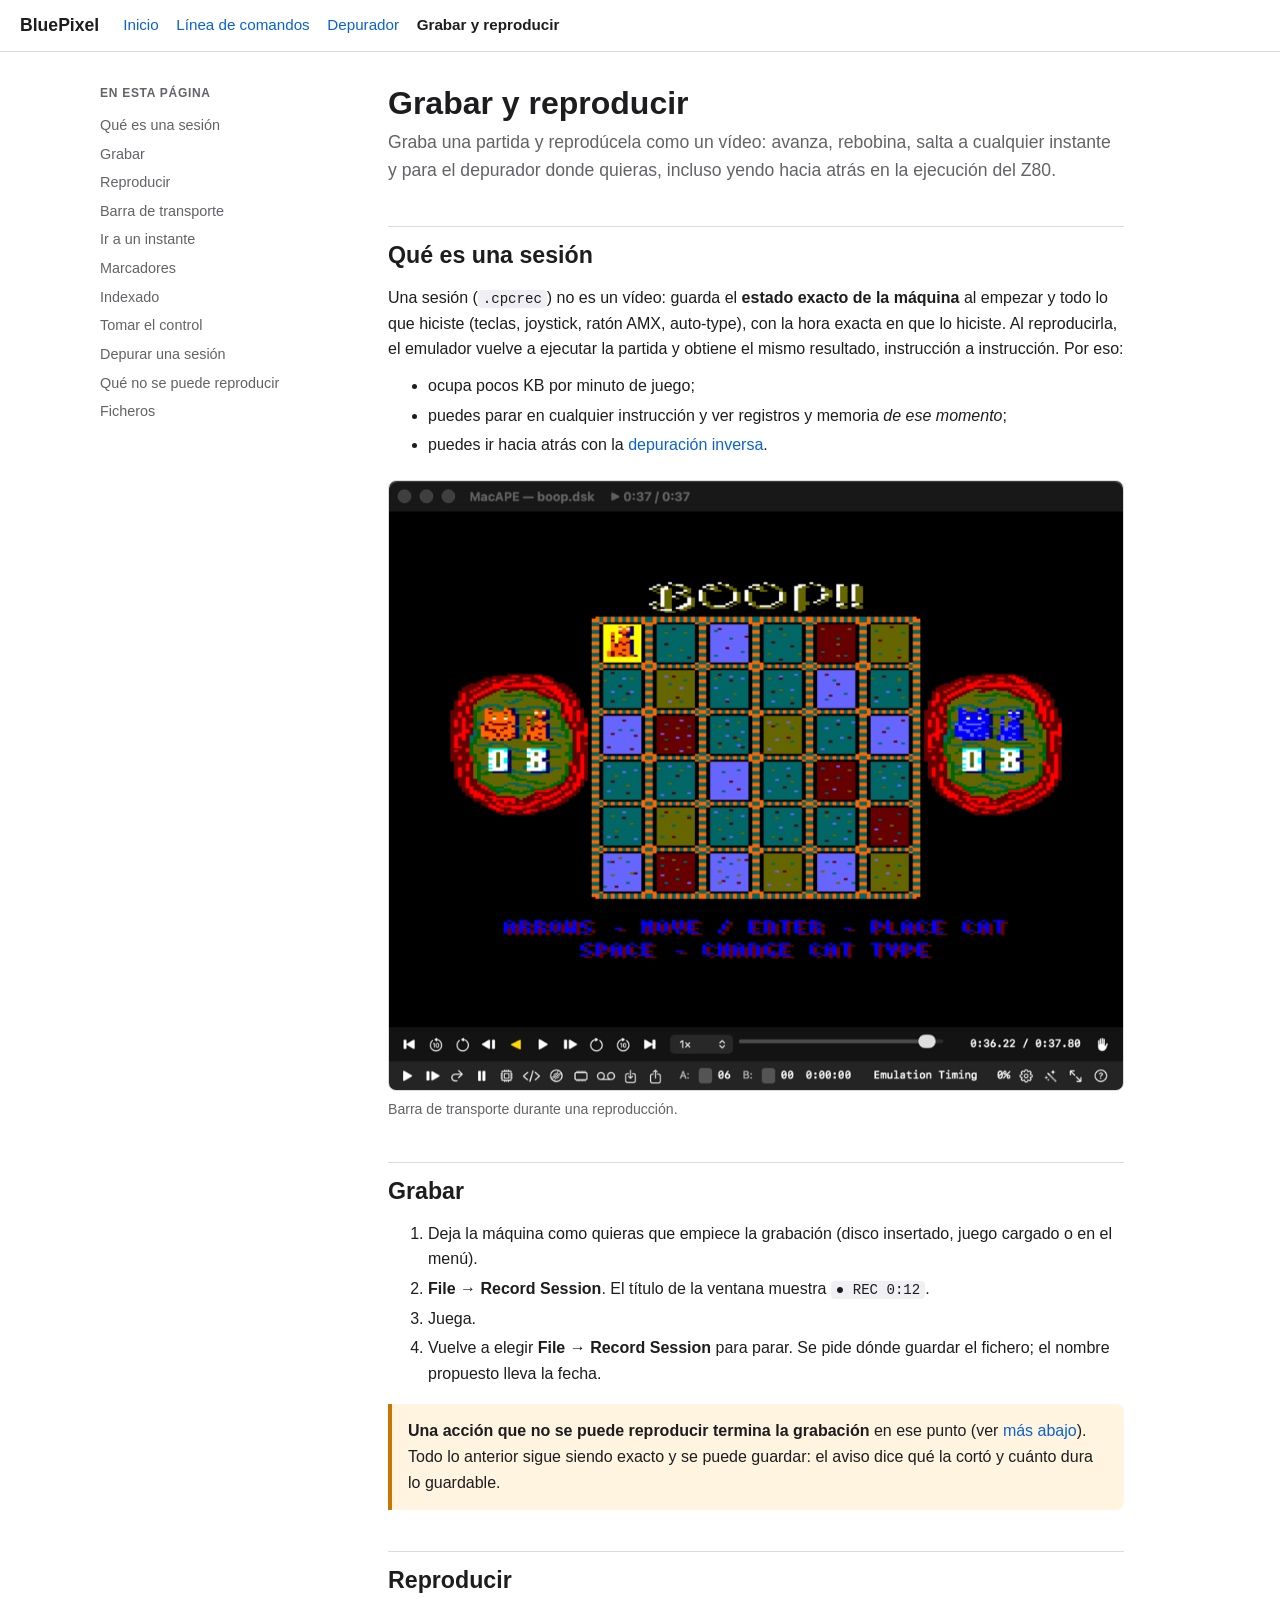
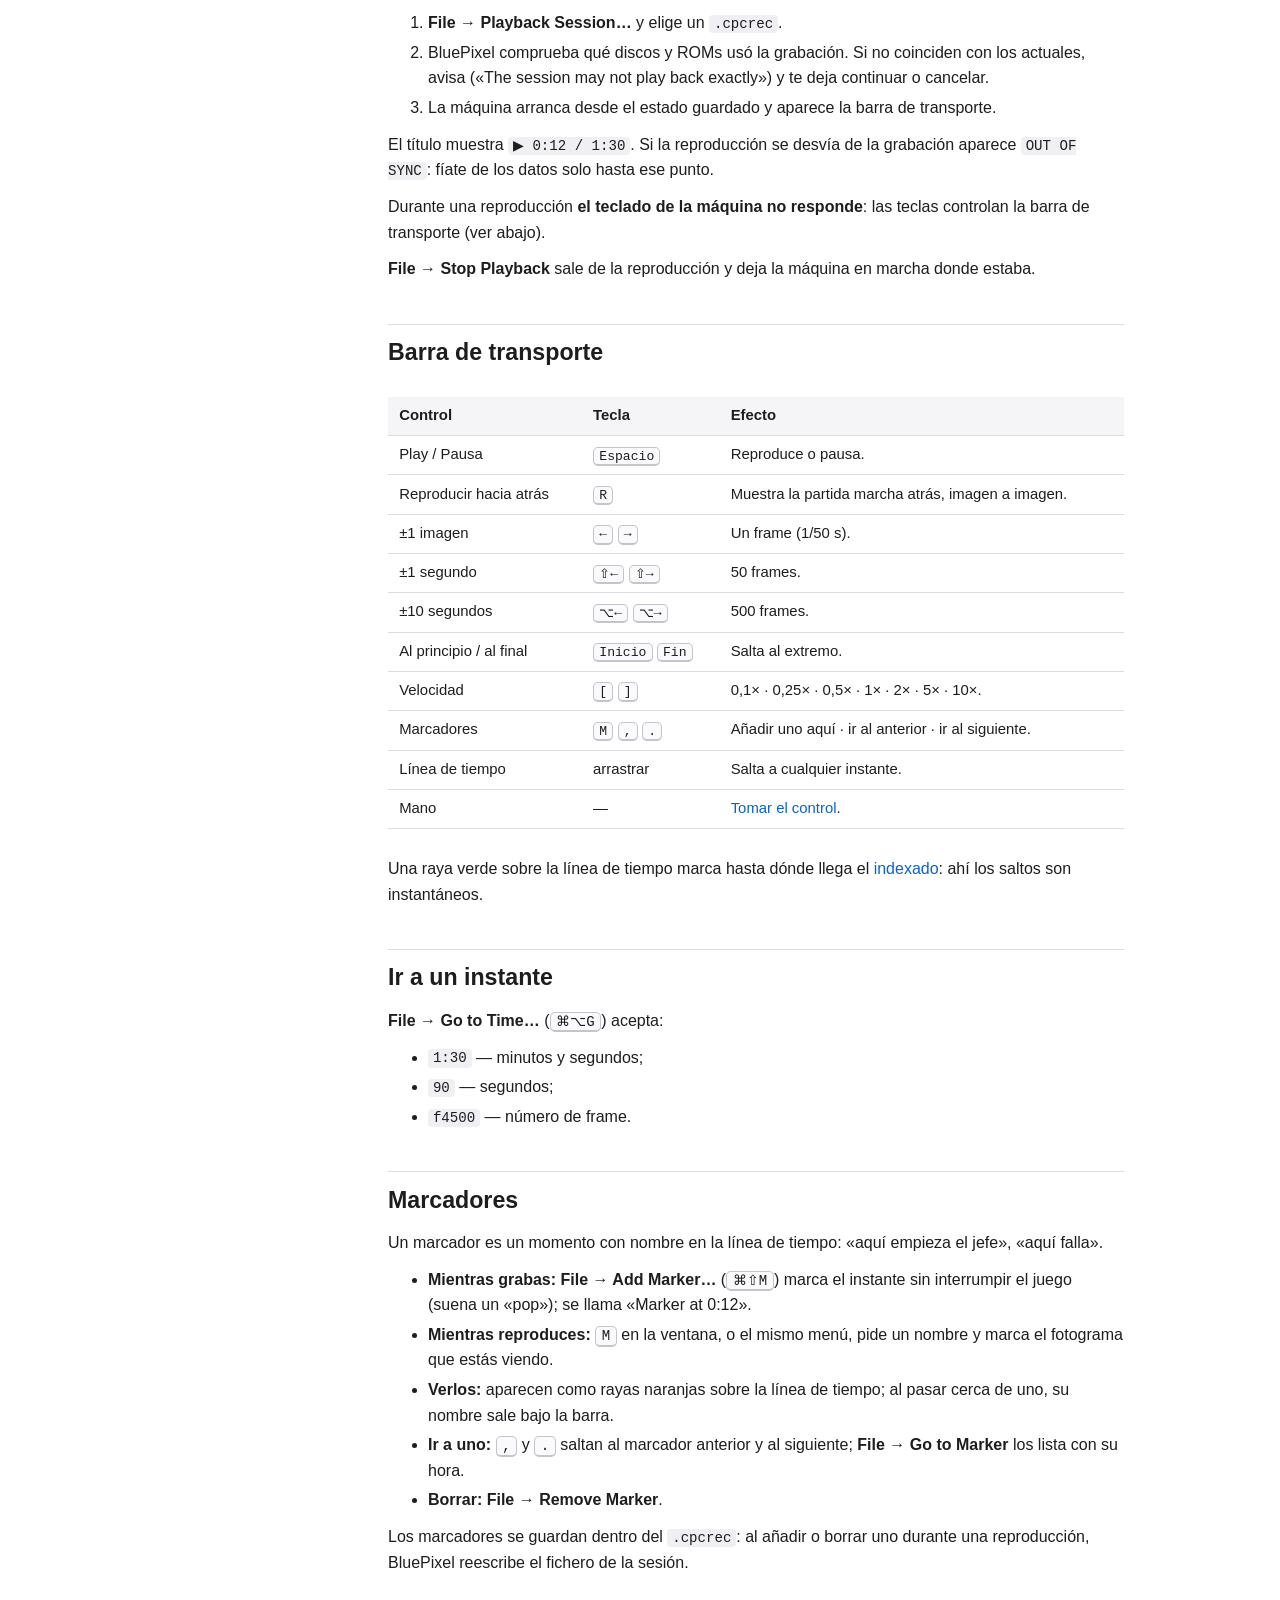
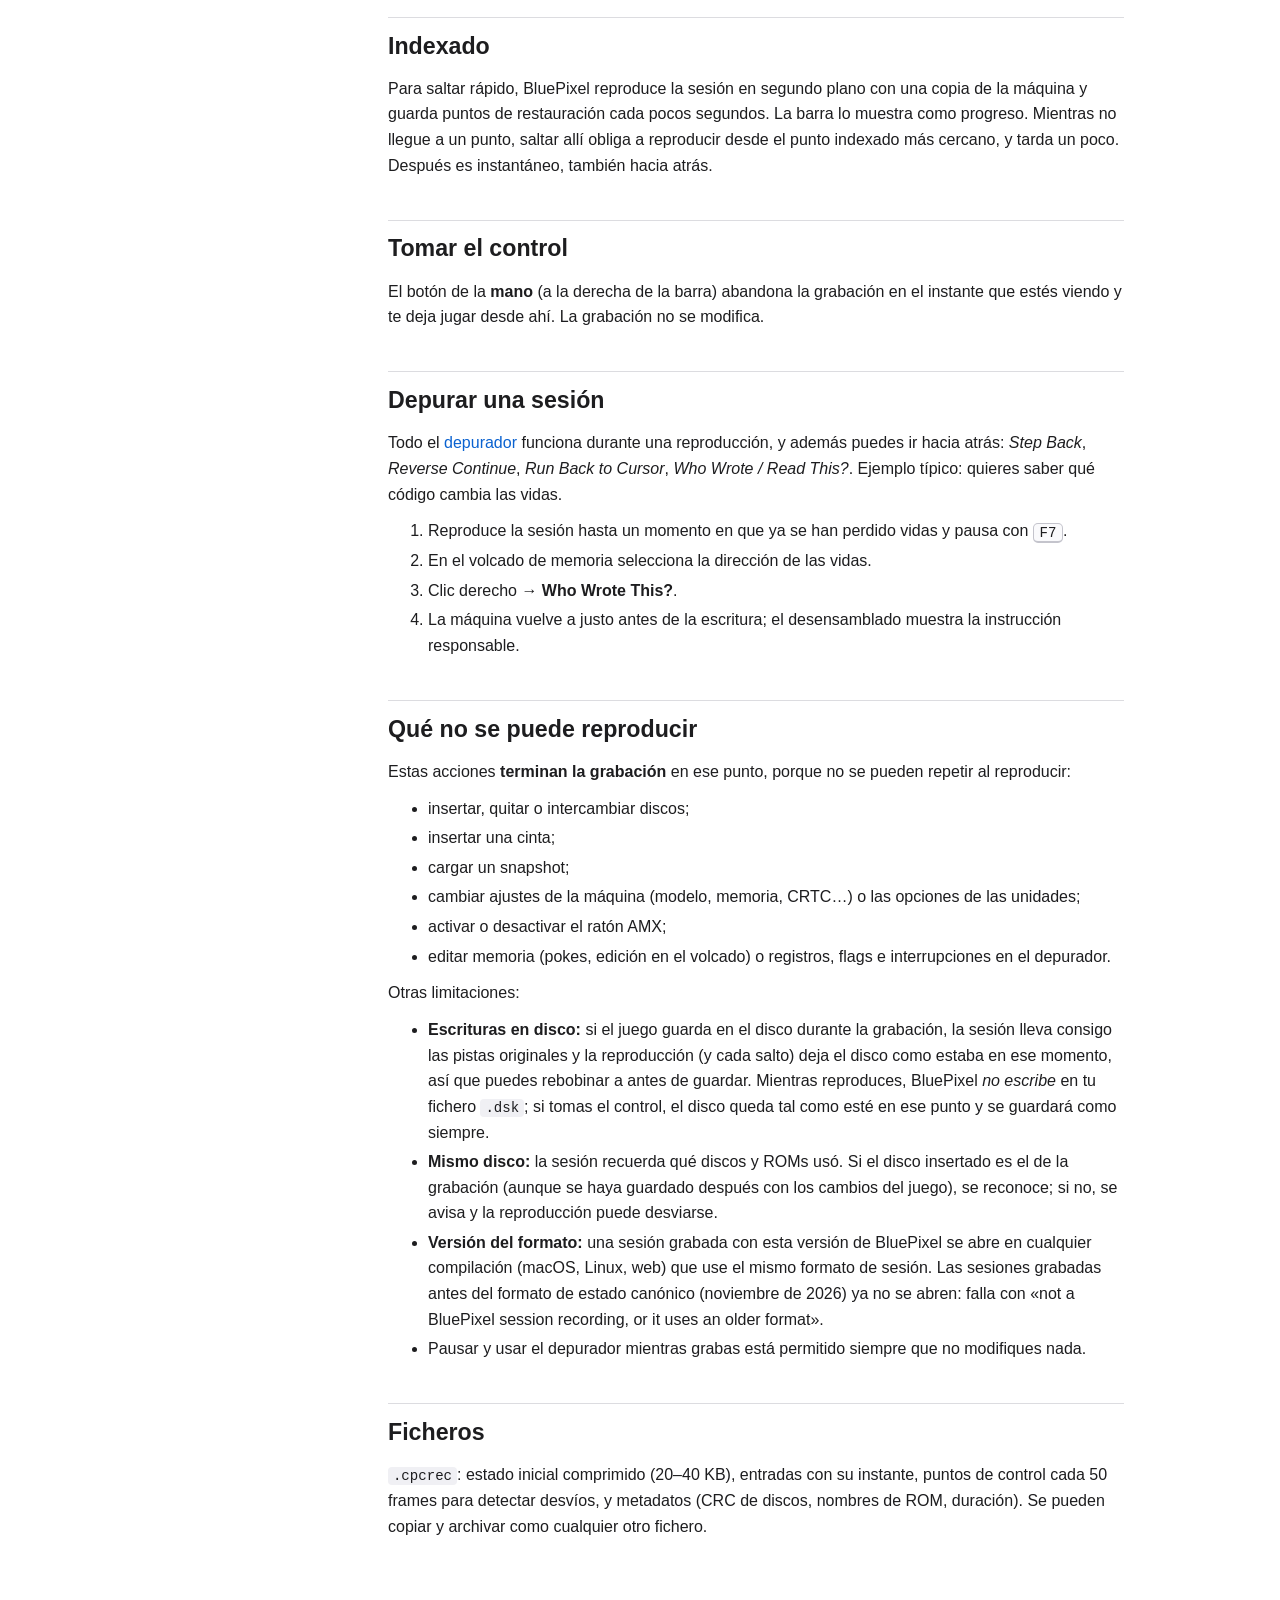
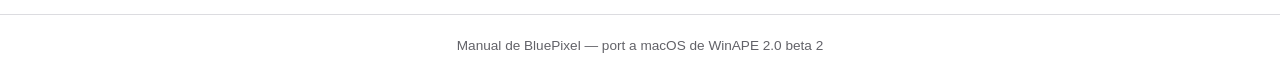
<file: docs/sessions.html>
<!doctype html>
<html lang="es">
<head>
<meta charset="utf-8">
<meta name="viewport" content="width=device-width, initial-scale=1">
<title>Grabar y reproducir — Manual de BluePixel</title>
<link rel="stylesheet" href="style.css">
</head>
<body>
<header class="top">
  <a class="brand" href="index.html">BluePixel</a>
  <nav>
    <a href="index.html">Inicio</a>
    <a href="command-line.html">Línea de comandos</a>
    <a href="debugger.html">Depurador</a>
    <a href="sessions.html" aria-current="page">Grabar y reproducir</a>
  </nav>
</header>

<div class="layout">
<aside class="toc">
  <h2>En esta página</h2>
  <ol>
    <li><a href="#intro">Qué es una sesión</a></li>
    <li><a href="#record">Grabar</a></li>
    <li><a href="#play">Reproducir</a></li>
    <li><a href="#transport">Barra de transporte</a></li>
    <li><a href="#goto">Ir a un instante</a></li>
    <li><a href="#markers">Marcadores</a></li>
    <li><a href="#indexing">Indexado</a></li>
    <li><a href="#control">Tomar el control</a></li>
    <li><a href="#debug">Depurar una sesión</a></li>
    <li><a href="#limits">Qué no se puede reproducir</a></li>
    <li><a href="#files">Ficheros</a></li>
  </ol>
</aside>

<main>
<h1>Grabar y reproducir</h1>
<p class="lead">Graba una partida y reprodúcela como un vídeo: avanza, rebobina, salta a cualquier instante y para el depurador donde quieras, incluso yendo hacia atrás en la ejecución del Z80.</p>

<h2 id="intro">Qué es una sesión</h2>
<p>Una sesión (<code>.cpcrec</code>) no es un vídeo: guarda el <strong>estado exacto de la máquina</strong> al empezar y todo lo que hiciste (teclas, joystick, ratón AMX, auto-type), con la hora exacta en que lo hiciste. Al reproducirla, el emulador vuelve a ejecutar la partida y obtiene el mismo resultado, instrucción a instrucción. Por eso:</p>
<ul>
  <li>ocupa pocos KB por minuto de juego;</li>
  <li>puedes parar en cualquier instrucción y ver registros y memoria <em>de ese momento</em>;</li>
  <li>puedes ir hacia atrás con la <a href="debugger.html#reverse">depuración inversa</a>.</li>
</ul>
<figure>
  <img src="img/transport.png" alt="Barra de transporte bajo la pantalla del emulador durante una reproducción">
  <figcaption>Barra de transporte durante una reproducción.</figcaption>
</figure>

<h2 id="record">Grabar</h2>
<ol>
  <li>Deja la máquina como quieras que empiece la grabación (disco insertado, juego cargado o en el menú).</li>
  <li><strong>File → Record Session</strong>. El título de la ventana muestra <code>● REC 0:12</code>.</li>
  <li>Juega.</li>
  <li>Vuelve a elegir <strong>File → Record Session</strong> para parar. Se pide dónde guardar el fichero; el nombre propuesto lleva la fecha.</li>
</ol>
<div class="warn">
  <p><strong>Una acción que no se puede reproducir termina la grabación</strong> en ese punto (ver <a href="#limits">más abajo</a>). Todo lo anterior sigue siendo exacto y se puede guardar: el aviso dice qué la cortó y cuánto dura lo guardable.</p>
</div>

<h2 id="play">Reproducir</h2>
<ol>
  <li><strong>File → Playback Session…</strong> y elige un <code>.cpcrec</code>.</li>
  <li>BluePixel comprueba qué discos y ROMs usó la grabación. Si no coinciden con los actuales, avisa («The session may not play back exactly») y te deja continuar o cancelar.</li>
  <li>La máquina arranca desde el estado guardado y aparece la barra de transporte.</li>
</ol>
<p>El título muestra <code>▶ 0:12 / 1:30</code>. Si la reproducción se desvía de la grabación aparece <code>OUT OF SYNC</code>: fíate de los datos solo hasta ese punto.</p>
<p>Durante una reproducción <strong>el teclado de la máquina no responde</strong>: las teclas controlan la barra de transporte (ver abajo).</p>
<p><strong>File → Stop Playback</strong> sale de la reproducción y deja la máquina en marcha donde estaba.</p>

<h2 id="transport">Barra de transporte</h2>
<div class="table-scroll">
<table>
  <tr><th>Control</th><th>Tecla</th><th>Efecto</th></tr>
  <tr><td>Play / Pausa</td><td><kbd>Espacio</kbd></td><td>Reproduce o pausa.</td></tr>
  <tr><td>Reproducir hacia atrás</td><td><kbd>R</kbd></td><td>Muestra la partida marcha atrás, imagen a imagen.</td></tr>
  <tr><td>±1 imagen</td><td><kbd>←</kbd> <kbd>→</kbd></td><td>Un frame (1/50 s).</td></tr>
  <tr><td>±1 segundo</td><td><kbd>⇧←</kbd> <kbd>⇧→</kbd></td><td>50 frames.</td></tr>
  <tr><td>±10 segundos</td><td><kbd>⌥←</kbd> <kbd>⌥→</kbd></td><td>500 frames.</td></tr>
  <tr><td>Al principio / al final</td><td><kbd>Inicio</kbd> <kbd>Fin</kbd></td><td>Salta al extremo.</td></tr>
  <tr><td>Velocidad</td><td><kbd>[</kbd> <kbd>]</kbd></td><td>0,1× · 0,25× · 0,5× · 1× · 2× · 5× · 10×.</td></tr>
  <tr><td>Marcadores</td><td><kbd>M</kbd> <kbd>,</kbd> <kbd>.</kbd></td><td>Añadir uno aquí · ir al anterior · ir al siguiente.</td></tr>
  <tr><td>Línea de tiempo</td><td>arrastrar</td><td>Salta a cualquier instante.</td></tr>
  <tr><td>Mano</td><td>—</td><td><a href="#control">Tomar el control</a>.</td></tr>
</table>
</div>
<p>Una raya verde sobre la línea de tiempo marca hasta dónde llega el <a href="#indexing">indexado</a>: ahí los saltos son instantáneos.</p>

<h2 id="goto">Ir a un instante</h2>
<p><strong>File → Go to Time…</strong> (<kbd>⌘⌥G</kbd>) acepta:</p>
<ul>
  <li><code>1:30</code> — minutos y segundos;</li>
  <li><code>90</code> — segundos;</li>
  <li><code>f4500</code> — número de frame.</li>
</ul>

<h2 id="markers">Marcadores</h2>
<p>Un marcador es un momento con nombre en la línea de tiempo: «aquí empieza el jefe», «aquí falla».</p>
<ul>
  <li><strong>Mientras grabas:</strong> <strong>File → Add Marker…</strong> (<kbd>⌘⇧M</kbd>) marca el instante sin interrumpir el juego (suena un «pop»); se llama «Marker at 0:12».</li>
  <li><strong>Mientras reproduces:</strong> <kbd>M</kbd> en la ventana, o el mismo menú, pide un nombre y marca el fotograma que estás viendo.</li>
  <li><strong>Verlos:</strong> aparecen como rayas naranjas sobre la línea de tiempo; al pasar cerca de uno, su nombre sale bajo la barra.</li>
  <li><strong>Ir a uno:</strong> <kbd>,</kbd> y <kbd>.</kbd> saltan al marcador anterior y al siguiente; <strong>File → Go to Marker</strong> los lista con su hora.</li>
  <li><strong>Borrar:</strong> <strong>File → Remove Marker</strong>.</li>
</ul>
<p>Los marcadores se guardan dentro del <code>.cpcrec</code>: al añadir o borrar uno durante una reproducción, BluePixel reescribe el fichero de la sesión.</p>

<h2 id="indexing">Indexado</h2>
<p>Para saltar rápido, BluePixel reproduce la sesión en segundo plano con una copia de la máquina y guarda puntos de restauración cada pocos segundos. La barra lo muestra como progreso. Mientras no llegue a un punto, saltar allí obliga a reproducir desde el punto indexado más cercano, y tarda un poco. Después es instantáneo, también hacia atrás.</p>

<h2 id="control">Tomar el control</h2>
<p>El botón de la <strong>mano</strong> (a la derecha de la barra) abandona la grabación en el instante que estés viendo y te deja jugar desde ahí. La grabación no se modifica.</p>

<h2 id="debug">Depurar una sesión</h2>
<p>Todo el <a href="debugger.html">depurador</a> funciona durante una reproducción, y además puedes ir hacia atrás: <em>Step Back</em>, <em>Reverse Continue</em>, <em>Run Back to Cursor</em>, <em>Who Wrote / Read This?</em>. Ejemplo típico: quieres saber qué código cambia las vidas.</p>
<ol>
  <li>Reproduce la sesión hasta un momento en que ya se han perdido vidas y pausa con <kbd>F7</kbd>.</li>
  <li>En el volcado de memoria selecciona la dirección de las vidas.</li>
  <li>Clic derecho → <strong>Who Wrote This?</strong>.</li>
  <li>La máquina vuelve a justo antes de la escritura; el desensamblado muestra la instrucción responsable.</li>
</ol>

<h2 id="limits">Qué no se puede reproducir</h2>
<p>Estas acciones <strong>terminan la grabación</strong> en ese punto, porque no se pueden repetir al reproducir:</p>
<ul>
  <li>insertar, quitar o intercambiar discos;</li>
  <li>insertar una cinta;</li>
  <li>cargar un snapshot;</li>
  <li>cambiar ajustes de la máquina (modelo, memoria, CRTC…) o las opciones de las unidades;</li>
  <li>activar o desactivar el ratón AMX;</li>
  <li>editar memoria (pokes, edición en el volcado) o registros, flags e interrupciones en el depurador.</li>
</ul>
<p>Otras limitaciones:</p>
<ul>
  <li><strong>Escrituras en disco:</strong> si el juego guarda en el disco durante la grabación, la sesión lleva consigo las pistas originales y la reproducción (y cada salto) deja el disco como estaba en ese momento, así que puedes rebobinar a antes de guardar. Mientras reproduces, BluePixel <em>no escribe</em> en tu fichero <code>.dsk</code>; si tomas el control, el disco queda tal como esté en ese punto y se guardará como siempre.</li>
  <li><strong>Mismo disco:</strong> la sesión recuerda qué discos y ROMs usó. Si el disco insertado es el de la grabación (aunque se haya guardado después con los cambios del juego), se reconoce; si no, se avisa y la reproducción puede desviarse.</li>
  <li><strong>Versión del formato:</strong> una sesión grabada con esta versión de BluePixel se abre en cualquier compilación (macOS, Linux, web) que use el mismo formato de sesión. Las sesiones grabadas antes del formato de estado canónico (noviembre de 2026) ya no se abren: falla con «not a BluePixel session recording, or it uses an older format».</li>
  <li>Pausar y usar el depurador mientras grabas está permitido siempre que no modifiques nada.</li>
</ul>

<h2 id="files">Ficheros</h2>
<p><code>.cpcrec</code>: estado inicial comprimido (20–40 KB), entradas con su instante, puntos de control cada 50 frames para detectar desvíos, y metadatos (CRC de discos, nombres de ROM, duración). Se pueden copiar y archivar como cualquier otro fichero.</p>
</main>
</div>

<footer>Manual de BluePixel — port a macOS de WinAPE 2.0 beta 2</footer>
</body>
</html>
</file>
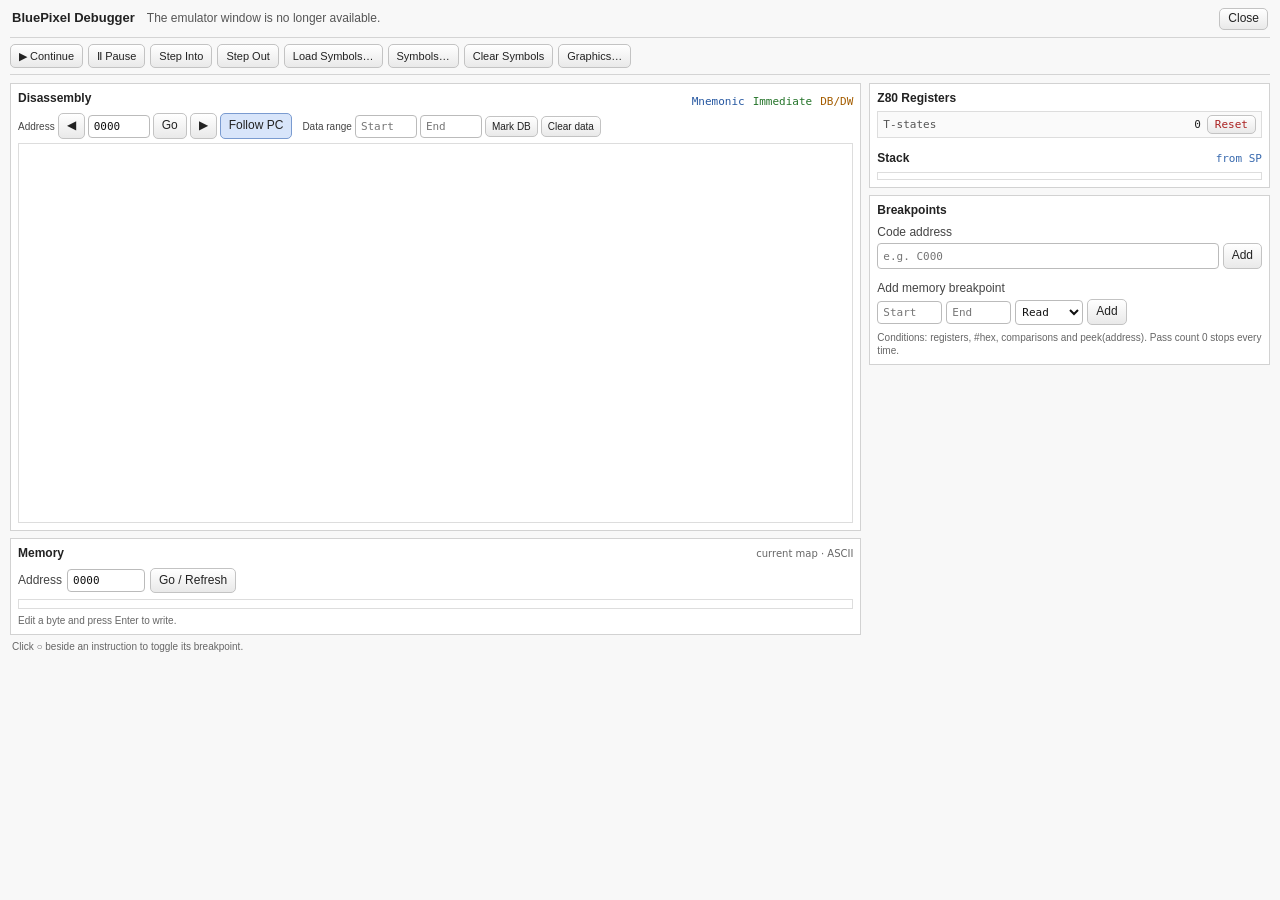
<file: web/debugger.html>
<!doctype html>
<html lang="en">
<head>
  <meta charset="utf-8">
  <meta name="viewport" content="width=device-width, initial-scale=1">
  <title>BluePixel Debugger</title>
  <link rel="stylesheet" href="debugger-window.css">
</head>
<body>
  <main class="debugger-shell">
    <header>
      <h1>BluePixel Debugger</h1>
      <p id="debugger-status">Connecting to the emulator…</p>
      <button id="close-window" type="button">Close</button>
    </header>
    <nav class="toolbar" aria-label="Execution controls">
      <button id="continue" type="button">▶ Continue</button>
      <button id="pause" type="button">Ⅱ Pause</button>
      <button id="step" type="button">Step Into</button>
      <button id="step-out" type="button">Step Out</button>
      <button id="load-symbols" type="button">Load Symbols…</button>
      <button id="show-symbols" type="button">Symbols…</button>
      <button id="clear-symbols" type="button">Clear Symbols</button>
      <button id="show-graphics" type="button">Graphics…</button>
      <input id="symbol-file" type="file" accept=".sym,.noi,.map,.txt" hidden>
      <span id="symbol-status"></span>
    </nav>
    <div class="debugger-columns">
      <div class="left-column">
        <section class="panel disassembly-panel">
          <h2>Disassembly <span class="disassembly-meta"><span id="pc"></span><span class="legend-code">Mnemonic</span><span class="legend-literal">Immediate</span><span class="legend-data">DB/DW</span></span></h2>
          <div class="disassembly-controls">
            <form id="disassembly-form" class="memory-form">
              <label for="disassembly-address">Address</label>
              <button id="disassembly-prev" type="button" aria-label="Previous page">◀</button>
              <input id="disassembly-address" inputmode="text" maxlength="6" value="0000" autocomplete="off">
              <button type="submit">Go</button>
              <button id="disassembly-next" type="button" aria-label="Next page">▶</button>
              <button id="follow-pc" class="active" type="button">Follow PC</button>
            </form>
            <form id="data-range-form" class="memory-form data-range-form">
              <label for="data-range-start">Data range</label>
              <input id="data-range-start" inputmode="text" maxlength="6" placeholder="Start" autocomplete="off">
              <input id="data-range-end" inputmode="text" maxlength="6" placeholder="End" autocomplete="off">
              <button type="submit">Mark DB</button>
              <button id="clear-data" type="button" title="Clear the data mark at the Address value">Clear data</button>
            </form>
          </div>
          <div id="disassembly" class="disassembly" tabindex="0" aria-label="Disassembly for the full 64 KB memory space"></div>
        </section>
        <section class="panel memory-panel">
          <h2>Memory <span>current map · ASCII</span></h2>
          <form id="memory-form" class="memory-form">
            <label for="memory-address">Address</label>
            <input id="memory-address" inputmode="text" maxlength="6" value="0000" autocomplete="off">
            <button type="submit">Go / Refresh</button>
          </form>
          <div class="memory-grid" id="memory-grid" tabindex="0" aria-label="Memory bytes across 64 KB"></div>
          <p class="memory-help">Edit a byte and press Enter to write.</p>
        </section>
      </div>
      <aside class="right-column">
        <section class="panel">
          <h2>Z80 Registers</h2>
          <div class="t-counter"><span>T-states</span><code id="t-states">0</code><button id="reset-t-states" type="button" title="Reset T-state counter">Reset</button></div>
          <div id="registers" class="registers"></div>
          <h2 class="subheading">Stack <span>from SP</span></h2>
          <div id="stack" class="stack"></div>
        </section>
        <section class="panel breakpoint-panel">
          <h2>Breakpoints</h2>
          <form id="breakpoint-form" class="compact-form">
            <label for="breakpoint-address">Code address</label>
            <div class="form-row">
              <input id="breakpoint-address" maxlength="6" placeholder="e.g. C000" autocomplete="off">
              <button type="submit">Add</button>
            </div>
          </form>
          <div id="breakpoints" class="breakpoints"></div>
          <form id="memory-breakpoint-form" class="compact-form memory-breakpoint-form">
            <label>Add memory breakpoint</label>
            <div class="form-row">
              <input id="memory-bp-start" maxlength="6" placeholder="Start" autocomplete="off">
              <input id="memory-bp-end" maxlength="6" placeholder="End" autocomplete="off">
              <select id="memory-bp-access" aria-label="Memory access type"><option value="read">Read</option><option value="write">Write</option></select>
              <button type="submit">Add</button>
            </div>
          </form>
          <p class="condition-help">Conditions: registers, #hex, comparisons and peek(address). Pass count 0 stops every time.</p>
        </section>
      </aside>
    </div>
    <footer>Click ○ beside an instruction to toggle its breakpoint.</footer>
  </main>
  <dialog id="symbol-dialog" aria-labelledby="symbol-dialog-title">
    <div class="dialog-header">
      <h2 id="symbol-dialog-title">Symbols</h2>
      <button id="close-symbols" type="button">Close</button>
    </div>
    <label class="symbol-search-label" for="symbol-filter">Filter by name or address</label>
    <input id="symbol-filter" type="search" placeholder="Search symbols…" autocomplete="off">
    <p id="symbol-count" class="symbol-count"></p>
    <div id="symbol-list" class="symbol-list"></div>
  </dialog>
  <dialog id="graphics-dialog" class="graphics-dialog" aria-labelledby="graphics-title">
    <div class="dialog-header">
      <h2 id="graphics-title">Find Graphics</h2>
      <button id="close-graphics" type="button">Close</button>
    </div>
    <form id="graphics-form" class="graphics-controls">
      <label>Address <input id="gfx-address" value="C000" size="12" autocomplete="off" placeholder="C000, symbol, hl, sym+4"></label>
      <label>Mode <select id="gfx-mode"><option value="0">Mode 0</option><option value="1" selected>Mode 1</option><option value="2">Mode 2</option></select></label>
      <label>Width (bytes) <input id="gfx-width" type="number" min="1" max="128" value="16"></label>
      <label>Height <input id="gfx-height" type="number" min="1" max="512" value="64"></label>
      <label>Frames <input id="gfx-frames" type="number" min="1" max="256" value="1"></label>
      <label>Columns <input id="gfx-cols" type="number" min="1" max="64" value="4"></label>
      <label>Stride (bytes) <input id="gfx-stride" type="number" min="0" placeholder="auto"></label>
      <label>Encoding <select id="gfx-encoding"><option value="linear">Linear</option><option value="screen">CPC screen (8 lines)</option></select></label>
      <label>Zoom <select id="gfx-zoom"><option>1</option><option>2</option><option selected>4</option><option>8</option></select></label>
      <label>Colours <select id="gfx-colours"><option value="current">Current palette</option><option value="grey">Greyscale</option></select></label>
      <label class="check"><input id="gfx-live" type="checkbox"> Live</label>
      <button type="submit">Refresh</button>
      <button id="gfx-copy" type="button">Copy</button>
      <button id="gfx-export" type="button">Export PNG…</button>
      <button id="gfx-mark" type="button">Mark as data</button>
    </form>
    <div id="gfx-view" class="graphics-view" tabindex="0" aria-label="Graphics: mouse wheel and arrow keys move through memory"><canvas id="gfx-canvas"></canvas></div>
    <p id="gfx-info" class="graphics-info"></p>
    <p class="condition-help">Wheel or ↑↓ move one row, ←→ one byte, PgUp/PgDn one frame (⇧ for the whole sheet). The address accepts hex, a symbol, a register (HL…) and + or − (numbers are hex: sprite+10 is sprite plus 16).</p>
  </dialog>
  <script type="module" src="debugger-window.js"></script>
</body>
</html>
</file>
<file: docs/style.css>
:root {
  --bg: #ffffff; --fg: #1d1d1f; --muted: #626268; --line: #dcdce0; --soft: #f5f5f7;
  --accent: #0a62d0; --code-bg: #f0f0f4; --note: #e8f1fd; --note-line: #0a62d0; --warn: #fff4e0; --warn-line: #c77700;
  --kbd-bg: #fafafc; --kbd-line: #c4c4cc;
}
@media (prefers-color-scheme: dark) {
  :root {
    --bg: #1c1c1e; --fg: #ececf0; --muted: #a0a0a8; --line: #3a3a3e; --soft: #262629;
    --accent: #6cb0ff; --code-bg: #2a2a2e; --note: #1d2a3a; --note-line: #6cb0ff; --warn: #3a2d17; --warn-line: #e0a040;
    --kbd-bg: #2c2c30; --kbd-line: #4a4a50;
  }
}
* { box-sizing: border-box; }
html { scroll-behavior: smooth; scroll-padding-top: 4.5rem; }
body { margin: 0; background: var(--bg); color: var(--fg); font: 16px/1.6 -apple-system, BlinkMacSystemFont, "Segoe UI", Helvetica, Arial, sans-serif; }
a { color: var(--accent); text-decoration: none; }
a:hover { text-decoration: underline; }

header.top { position: sticky; top: 0; z-index: 10; display: flex; gap: 1.5rem; align-items: center; padding: .7rem 1.25rem;
  background: color-mix(in srgb, var(--bg) 92%, transparent); backdrop-filter: blur(8px); border-bottom: 1px solid var(--line); }
header.top .brand { font-weight: 700; font-size: 1.1rem; color: var(--fg); }
header.top nav { display: flex; gap: 1.1rem; flex-wrap: wrap; font-size: .95rem; }
header.top nav a[aria-current="page"] { color: var(--fg); font-weight: 600; }

.layout { display: grid; grid-template-columns: 15rem minmax(0, 46rem); gap: 3rem; max-width: 70rem; margin: 0 auto; padding: 2rem 1.25rem 4rem; }
aside.toc { position: sticky; top: 4.5rem; align-self: start; max-height: calc(100vh - 6rem); overflow: auto; font-size: .9rem; }
aside.toc h2 { font-size: .75rem; text-transform: uppercase; letter-spacing: .06em; color: var(--muted); margin: 0 0 .6rem; border: 0; padding: 0; }
aside.toc ol, aside.toc ul { list-style: none; margin: 0; padding: 0; }
aside.toc li { margin: .15rem 0; }
aside.toc ul ul { padding-left: .9rem; font-size: .85rem; }
aside.toc a { color: var(--muted); display: block; padding: .1rem 0; }
aside.toc a:hover { color: var(--fg); text-decoration: none; }
@media (max-width: 62rem) { .layout { grid-template-columns: 1fr; } aside.toc { position: static; max-height: none; } }

main h1 { font-size: 2rem; line-height: 1.2; margin: 0 0 .4rem; }
main .lead { font-size: 1.1rem; color: var(--muted); margin: 0 0 2rem; }
main h2 { font-size: 1.45rem; margin: 2.6rem 0 .6rem; padding-top: .6rem; border-top: 1px solid var(--line); }
main h3 { font-size: 1.1rem; margin: 1.8rem 0 .4rem; }
main p, main ul, main ol { margin: .7rem 0; }
main li { margin: .25rem 0; }

code, kbd, samp { font-family: ui-monospace, SFMono-Regular, Menlo, Consolas, monospace; font-size: .88em; }
code { background: var(--code-bg); padding: .08em .35em; border-radius: 4px; }
kbd { background: var(--kbd-bg); border: 1px solid var(--kbd-line); border-bottom-width: 2px; border-radius: 5px; padding: .05em .4em; white-space: nowrap; }
pre { background: var(--code-bg); padding: .9rem 1rem; border-radius: 8px; overflow-x: auto; line-height: 1.45; }
pre code { background: none; padding: 0; font-size: .85rem; }

table { border-collapse: collapse; width: 100%; margin: 1rem 0; font-size: .93rem; }
th, td { text-align: left; vertical-align: top; padding: .45rem .7rem; border-bottom: 1px solid var(--line); }
th { background: var(--soft); font-weight: 600; white-space: nowrap; }
td:first-child { white-space: nowrap; }
.table-scroll { overflow-x: auto; }

figure { margin: 1.4rem 0; }
figure img { max-width: 100%; height: auto; border: 1px solid var(--line); border-radius: 8px; display: block; }
figcaption { color: var(--muted); font-size: .88rem; margin-top: .4rem; }

.note, .warn { border-left: 4px solid var(--note-line); background: var(--note); padding: .6rem 1rem; border-radius: 0 8px 8px 0; margin: 1.1rem 0; }
.warn { border-left-color: var(--warn-line); background: var(--warn); }
.note p, .warn p { margin: .3rem 0; }

.cards { display: grid; grid-template-columns: repeat(auto-fit, minmax(14rem, 1fr)); gap: 1rem; margin: 1.2rem 0; padding: 0; list-style: none; }
.cards li { border: 1px solid var(--line); border-radius: 10px; padding: .9rem 1rem; background: var(--soft); margin: 0; }
.cards a { font-weight: 600; font-size: 1.05rem; }
.cards p { margin: .3rem 0 0; color: var(--muted); font-size: .92rem; }
.status-todo { color: var(--muted); }

footer { border-top: 1px solid var(--line); color: var(--muted); font-size: .85rem; padding: 1.2rem; text-align: center; }
</file>
<file: web/style.css>
:root { color-scheme: dark; font: 16px/1.5 system-ui, sans-serif; background: #071226; color: #eaf0ff; }
* { box-sizing: border-box; }
body { margin: 0; min-width: 320px; background: radial-gradient(ellipse at 50% 0, #10275a, #071226 60%); }
.shell { width: min(100% - 32px, 1000px); margin: 32px auto; }
header { display: flex; align-items: center; gap: 14px; margin-bottom: 22px; }
header img { border-radius: 13px; }
h1, h2, p { margin: 0; }
h1 { font-size: 1.55rem; letter-spacing: .02em; }
header p, .files p, footer { color: #a8b8dc; }
.machine, .files { padding: 18px; border: 1px solid #29416d; border-radius: 16px; background: #0b1830e8; box-shadow: 0 20px 60px #0005; }
.screen-wrap { position: relative; width: 100%; max-width: 720px; margin-inline: auto; overflow: hidden; aspect-ratio: 4 / 3; border-radius: 10px; background: #000; box-shadow: 0 0 0 5px #111d31, 0 0 32px #1558ff44; }
.screen-wrap:fullscreen { display: grid; place-items: center; width: 100vw; height: 100vh; max-width: none !important; aspect-ratio: auto; border-radius: 0; box-shadow: none; }
.screen-wrap:fullscreen canvas { grid-area: 1 / 1; width: min(100vw, 133.333vh); height: min(100vh, 75vw); }
canvas { display: block; width: 100%; height: 100%; image-rendering: pixelated; outline: none; }
.screen-hint[hidden] { display: none; }
.screen-hint { position: absolute; inset: 0; display: grid; place-items: center; color: #c8d7ff; pointer-events: none; text-shadow: 0 2px 10px #000; }
.touch-controls { display: none; position: absolute; inset: 0; z-index: 1; align-items: end; justify-content: space-between; padding: 4% 5%; pointer-events: none; touch-action: none; }
.touch-controls-enabled .touch-controls { display: flex; }
.touch-dpad { display: grid; grid-template: repeat(3, 1fr) / repeat(3, 1fr); width: clamp(132px, 30%, 210px); aspect-ratio: 1; gap: 4px; }
.touch-dpad button:nth-child(1) { grid-area: 1 / 2; }
.touch-dpad button:nth-child(2) { grid-area: 2 / 1; }
.touch-dpad span { grid-area: 2 / 2; }
.touch-dpad button:nth-child(4) { grid-area: 2 / 3; }
.touch-dpad button:nth-child(5) { grid-area: 3 / 2; }
.touch-fire { display: flex; align-items: center; gap: 10px; padding-bottom: 12%; }
.touch-controls button { display: grid; place-items: center; min-width: 0; padding: 0; border: 1px solid #dce7ff99; border-radius: 14px; background: #102044bb; color: white; font-size: clamp(18px, 4vw, 28px); font-weight: 700; touch-action: none; user-select: none; -webkit-user-select: none; }
.touch-fire button { width: clamp(54px, 11vw, 76px); aspect-ratio: 1; border-radius: 50%; background: #1645aacc; font-size: 18px; }
.touch-controls button:active { background: #2164edee; transform: scale(.96); }
.menu-tip { position: absolute; top: 10px; left: 50%; z-index: 2; transform: translateX(-50%); padding: 5px 12px; border: 1px solid #8294b6; border-radius: 4px; background: #101010e8; color: #fff; font: 14px/1.4 ui-monospace, monospace; cursor: pointer; white-space: nowrap; }
.menu-tip[hidden] { display: none; }
.app-actions { position: fixed; left: 0; top: 0; z-index: -1; opacity: 0; }
.controls { display: flex; flex-wrap: wrap; align-items: center; gap: 9px; padding-top: 18px; }
button { border: 1px solid #46618f; border-radius: 8px; background: #142644; color: #f4f7ff; padding: 9px 14px; font: inherit; cursor: pointer; }
button:hover:not(:disabled) { background: #203d6c; }
button:disabled { opacity: .45; cursor: not-allowed; }
button.primary { border-color: #4981ff; background: #1551d4; }
#status { margin-left: auto; color: #b3c3e6; font-size: .92rem; }
.files { margin-top: 18px; }

h2 { font-size: 1.05rem; margin: 14px 0 6px; }
.files p { font-size: .92rem; margin-bottom: 12px; }
.file-grid { display: grid; grid-template-columns: repeat(auto-fit, minmax(220px, 1fr)); gap: 10px; }
label { display: grid; gap: 6px; color: #c9d6f1; font-size: .92rem; }
input[type=file] { width: 100%; color: #aebedf; font: inherit; font-size: .82rem; }
select { width: 100%; border: 1px solid #354b72; border-radius: 8px; background: #071226; color: #eaf0ff; padding: 8px; font: inherit; font-size: .88rem; }
.type-line { margin-top: 16px; }
.type-line span { display: flex; gap: 8px; }
.type-line input { flex: 1; min-width: 0; border: 1px solid #354b72; border-radius: 8px; background: #071226; color: #fff; padding: 9px 11px; font: inherit; }
footer { padding: 18px 4px; font-size: .85rem; }
@media (max-width: 600px) { .shell { width: min(100% - 20px, 1000px); margin: 18px auto; } .machine, .files { padding: 12px; } #status { width: 100%; margin: 2px 0 0; } }

/* ?embed=1 (iframe): the screen alone, letterboxed to the frame at 4:3. !important beats the inline
   max-width that Settings → Display → Screen Size sets, which would crop the screen in a wide frame. */
.embed body { min-width: 0; background: #000; overflow: hidden; }
.embed .shell { width: 100%; margin: 0; }
.embed header, .embed footer { display: none; }
.embed .machine { padding: 0; border: 0; border-radius: 0; background: none; box-shadow: none; }
.embed .screen-wrap { display: grid; place-items: center; width: 100vw; height: 100vh; max-width: none !important; aspect-ratio: auto; border-radius: 0; box-shadow: none; }
.embed .screen-wrap canvas { grid-area: 1 / 1; width: min(100vw, 133.333vh); height: min(100vh, 75vw); }
</file>
<file: web/debugger-window.css>
:root { color-scheme: light; font: 12px/1.3 -apple-system, BlinkMacSystemFont, "Segoe UI", sans-serif; background: #ececec; color: #222; }
* { box-sizing: border-box; }
body { margin: 0; min-width: 760px; background: #ececec; }
button, input, select { font: inherit; }
button { padding: 4px 8px; color: #222; border: 1px solid #c3c3c3; border-radius: 5px; background: linear-gradient(#fff, #e9e9e9); cursor: pointer; }
button:hover { background: #dce7fa; }
button.active { border-color: #7a9bd0; background: #d8e5fa; }
.debugger-shell { max-width: 1320px; min-height: 100vh; margin: auto; padding: 8px 10px 5px; background: #f8f8f8; }
header { display: flex; align-items: center; gap: 12px; padding: 0 2px 7px; }
h1 { margin: 0; font-size: 13px; font-weight: 600; white-space: nowrap; }
header p { flex: 1; margin: 0; overflow: hidden; color: #555; text-overflow: ellipsis; white-space: nowrap; }
header button { padding: 2px 8px; }
.toolbar { display: flex; align-items: center; gap: 5px; padding: 6px 0; border-top: 1px solid #d4d4d4; border-bottom: 1px solid #d4d4d4; }
.toolbar button { font-size: 11px; }
#symbol-status { padding-left: 5px; color: #555; font-size: 11px; }
.debugger-columns { display: grid; grid-template-columns: minmax(0, 1.7fr) minmax(280px, .8fr); gap: 8px; padding-top: 8px; align-items: start; }
.left-column, .right-column { display: flex; min-width: 0; flex-direction: column; gap: 7px; }
.panel { min-width: 0; padding: 7px; border: 1px solid #d2d2d2; background: #fff; }
h2 { display: flex; align-items: baseline; justify-content: space-between; margin: 0 0 5px; font-size: 12px; font-weight: 600; }
h2 span { color: #3869ae; font: 11px ui-monospace, SFMono-Regular, Menlo, monospace; }
.registers { display: grid; grid-template-columns: repeat(4, minmax(0, 1fr)); gap: 2px 7px; }
.register { display: flex; justify-content: space-between; gap: 4px; padding: 1px 3px; border-bottom: 1px solid #eee; font: 11px ui-monospace, SFMono-Regular, Menlo, monospace; }
.register span { color: #555; }
.register code, .instruction code, .stack code { color: #111; font: inherit; }
.t-counter { display: flex; align-items: center; gap: 6px; margin: 0 0 5px; padding: 3px 5px; border: 1px solid #ddd; background: #fafafa; font: 11px ui-monospace, SFMono-Regular, Menlo, monospace; }
.t-counter span { color: #555; }
.t-counter code { flex: 1; text-align: right; }
.t-counter button { padding: 2px 7px; color: #a22; }
.subheading { margin-top: 8px; }
.stack { max-height: 205px; overflow: auto; border: 1px solid #ddd; padding: 3px 5px; font: 11px/1.25 ui-monospace, SFMono-Regular, Menlo, monospace; }
.stack-row { display: grid; grid-template-columns: 54px 38px minmax(0, 1fr); gap: 8px; }
.stack-row code:first-child { color: #555; }
.stack-symbol { overflow: hidden; color: #3869ae; text-overflow: ellipsis; white-space: nowrap; }
.stack-top { color: #174d9b; font-weight: 600; }
.stack-top code { color: #174d9b; }
form { margin: 6px 0; }
label { color: #444; }
.form-row { display: flex; gap: 4px; }
input, select { min-width: 0; padding: 4px 5px; border: 1px solid #bbb; border-radius: 4px; background: #fff; color: #111; font: 11px ui-monospace, SFMono-Regular, Menlo, monospace; }
input { width: 100%; }
input:focus, select:focus { outline: 1px solid #6d97da; }
.compact-form label { display: block; margin-bottom: 3px; }
.breakpoints { display: flex; max-height: 200px; flex-direction: column; gap: 4px; overflow: auto; }
.breakpoint-row { padding: 4px; border: 1px solid #ddd; background: #fafafa; }
.breakpoint-heading { display: flex; justify-content: space-between; align-items: center; gap: 6px; font: 11px ui-monospace, SFMono-Regular, Menlo, monospace; }
.breakpoint-heading button, .bp-condition button { padding: 2px 5px; font-size: 10px; }
.bp-condition { display: flex; gap: 4px; margin: 4px 0 0; }
.bp-condition .condition-expression { flex: 1; width: auto; }
.bp-condition .condition-pass { width: 48px; }
.memory-breakpoint-form .form-row { align-items: center; }
.memory-breakpoint-form input { width: 65px; }
.memory-breakpoint-form select { width: 68px; padding: 4px 2px; }
.condition-help, .memory-help { margin: 5px 0 0; color: #666; font-size: 10px; }
.disassembly { height: min(43vh, 380px); min-height: 260px; overflow: auto; overflow-anchor: none; border: 1px solid #ddd; background: #fff; }
.instruction { display: flex; height: 16px; align-items: center; gap: 7px; min-width: max-content; padding: 0 5px; font: 11px/16px ui-monospace, SFMono-Regular, Menlo, monospace; }
.instruction-address { width: 42px; color: #555 !important; }
.instruction-bytes { min-width: 92px; color: #237328 !important; }
.instruction-symbol { min-width: 110px; color: #3869ae; }
.instruction-asm { color: #111; }
.instruction-mnemonic { color: #2456a0; font-weight: 600; }
.instruction-literal { color: #237328; }
.instruction-data .instruction-mnemonic { color: #a45d00; }
.instruction-data .instruction-literal { color: #a45d00; }
.instruction-data .instruction-bytes { color: #a45d00 !important; }
.virtual-spacer { width: 1px; min-height: 0; padding: 0; margin: 0; }
.instruction.current { background: #9ba9c8; color: #fff; }
.instruction.current code { color: #fff; }
.instruction.current .instruction-mnemonic { color: #fff; }
.instruction.current .instruction-literal { color: #d9ffd5; }
.instruction.current.instruction-data .instruction-mnemonic,
.instruction.current.instruction-data .instruction-literal { color: #ffe0a6; }
.disassembly-meta { display: flex; align-items: center; gap: 8px; font: 10px system-ui, sans-serif; }
.disassembly-meta #pc { font: 11px ui-monospace, SFMono-Regular, Menlo, monospace; }
.legend-code { color: #2456a0 !important; }
.legend-literal { color: #237328 !important; }
.legend-data { color: #a45d00 !important; }
.bp-toggle { width: 14px; min-width: 14px; padding: 0; border: 0; background: transparent; color: #d44; font: 12px/1 ui-monospace, monospace; }
.memory-panel h2 span { color: #666; font: 10px system-ui, sans-serif; }
.memory-form { display: flex; align-items: center; gap: 5px; }
.memory-form input { width: 78px; }
.disassembly-controls { display: flex; align-items: center; gap: 10px; margin: 4px 0; }
.disassembly-controls form { margin: 0; }
.disassembly-controls .memory-form { gap: 3px; }
.disassembly-controls .memory-form input { width: 62px; }
.disassembly-controls label { font-size: 10px; white-space: nowrap; }
.data-range-form button { padding: 3px 6px; font-size: 10px; }
.memory-grid { max-height: 175px; overflow: auto; overflow-anchor: none; padding: 4px; border: 1px solid #ddd; background: #fff; }
.memory-row { display: grid; height: 20px; grid-template-columns: 46px repeat(16, minmax(20px, 1fr)) 130px; gap: 2px; min-width: 600px; margin: 0; align-items: center; }
.memory-row:last-child { margin-bottom: 0; }
.memory-row-label { color: #42689d; font: 10px ui-monospace, SFMono-Regular, Menlo, monospace; }
.memory-byte { width: 100%; height: 17px; padding: 1px 0; text-align: center; font-size: 10px; }
.memory-ascii { padding-left: 5px; color: #237328; font: 10px ui-monospace, SFMono-Regular, Menlo, monospace; white-space: pre; }
footer { padding: 5px 2px 0; color: #666; font-size: 10px; }
dialog { width: min(620px, calc(100vw - 36px)); max-height: min(78vh, 760px); padding: 12px; border: 1px solid #aaa; border-radius: 8px; background: #f8f8f8; color: #222; box-shadow: 0 12px 36px #0005; }
dialog::backdrop { background: #0006; }
.dialog-header { display: flex; justify-content: space-between; align-items: center; margin-bottom: 10px; }
.dialog-header h2 { margin: 0; font-size: 14px; }
.symbol-search-label { display: block; margin-bottom: 4px; color: #444; }
#symbol-filter { width: 100%; }
.symbol-count { margin: 7px 0 4px; color: #666; font-size: 11px; }
.symbol-list { max-height: 58vh; overflow: auto; border: 1px solid #ddd; background: #fff; }
.symbol-row { display: grid; width: 100%; grid-template-columns: 64px minmax(0, 1fr); gap: 9px; padding: 4px 7px; border: 0; border-bottom: 1px solid #eee; border-radius: 0; background: #fff; text-align: left; }
.symbol-row:hover { background: #e9f0fc; }
.symbol-row code { color: #237328; font: 11px ui-monospace, SFMono-Regular, Menlo, monospace; }
.symbol-row span { overflow: hidden; font: 11px ui-monospace, SFMono-Regular, Menlo, monospace; text-overflow: ellipsis; white-space: nowrap; }
.symbol-empty { padding: 12px; color: #666; }
@media (max-width: 820px) { body { min-width: 0; } .debugger-columns { grid-template-columns: 1fr; } .disassembly { height: 38vh; } .registers { grid-template-columns: repeat(4, 1fr); } }

/* Find Graphics */
.graphics-dialog { position: fixed; top: 16px; left: 50%; transform: translateX(-50%); z-index: 10; width: min(900px, calc(100vw - 24px)); max-height: calc(100vh - 32px); resize: both; overflow: auto; }
.graphics-controls { display: flex; flex-wrap: wrap; gap: 6px 10px; align-items: end; margin-bottom: 8px; }
.graphics-controls label { display: flex; flex-direction: column; font-size: 11px; gap: 2px; }
.graphics-controls label.check { flex-direction: row; align-items: center; gap: 4px; }
.graphics-controls input[type="number"] { width: 64px; }
.graphics-view { background: #000; height: min(46vh, 520px); overflow: auto; border: 1px solid #aaa; outline-offset: 2px; }
.graphics-view canvas { display: block; image-rendering: pixelated; }
.graphics-info { margin: 6px 0 0; font: 11px ui-monospace, Menlo, monospace; min-height: 1.4em; }
</file>
